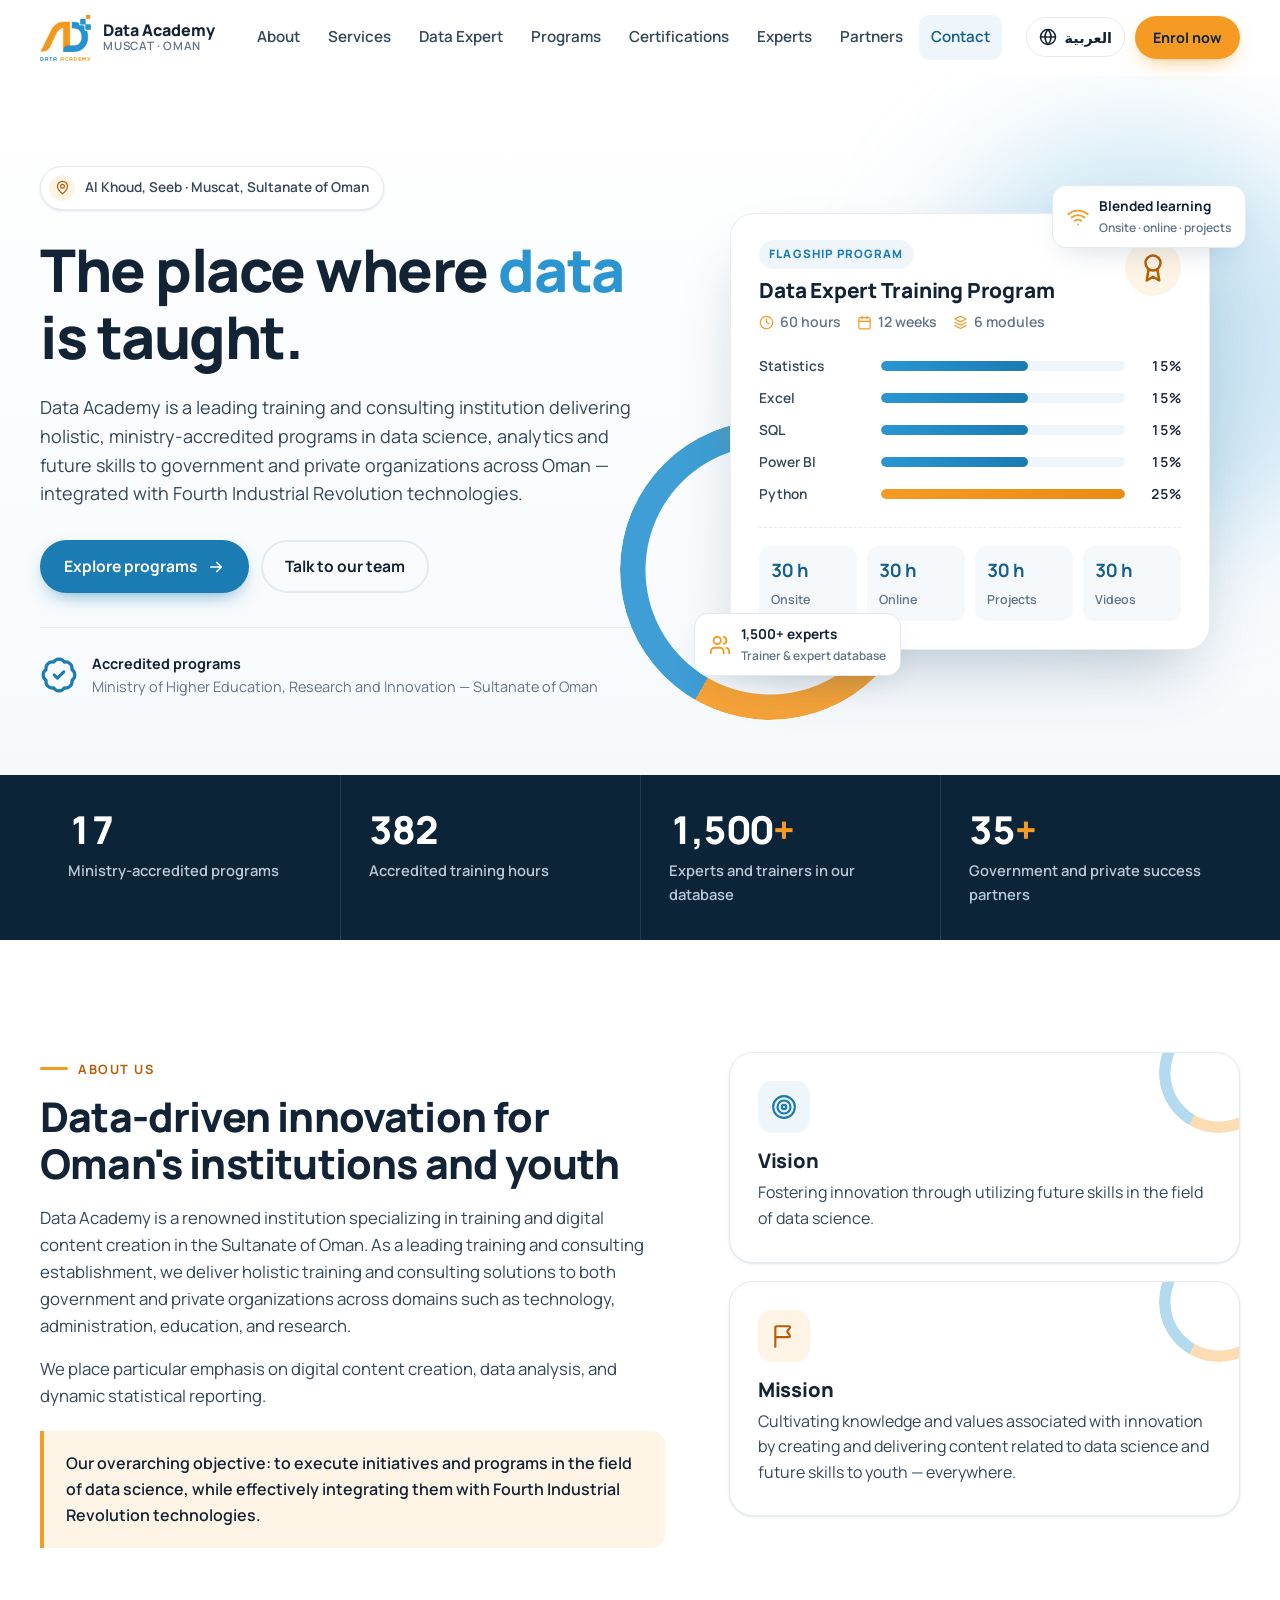
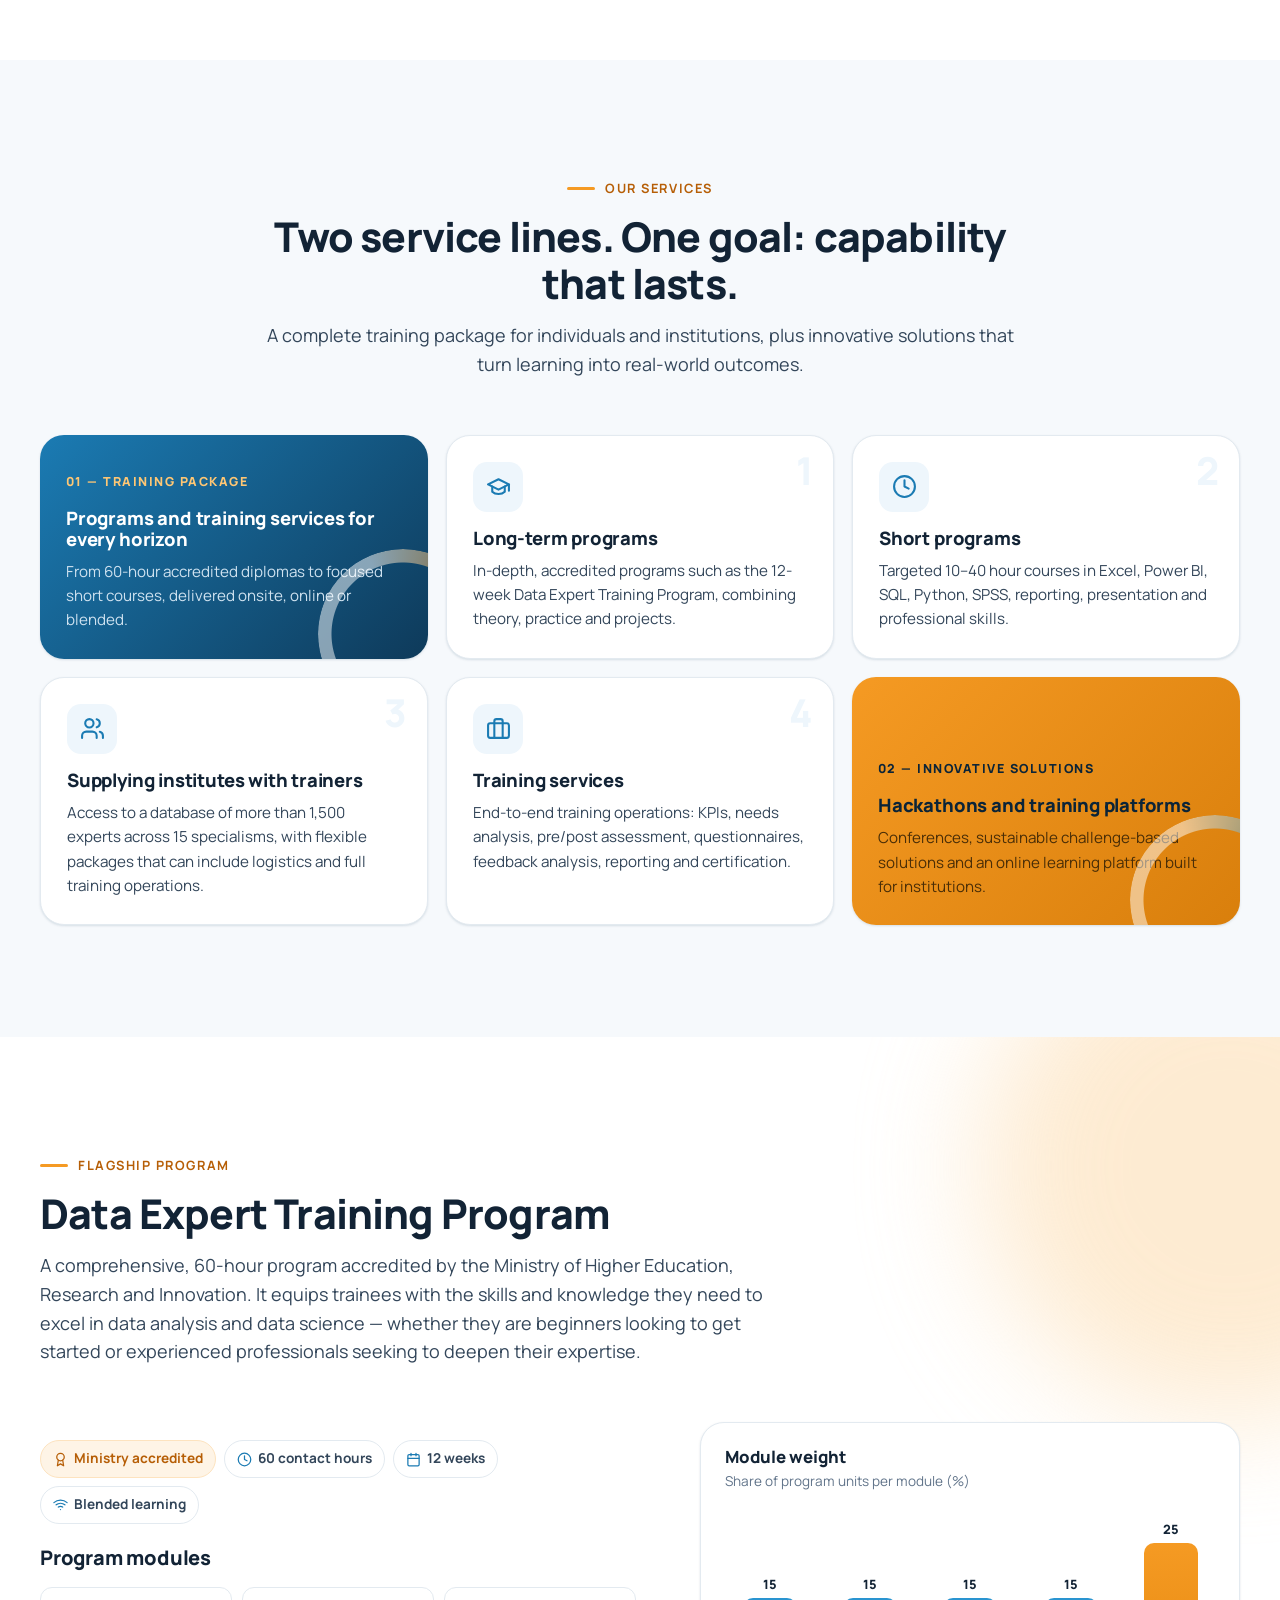
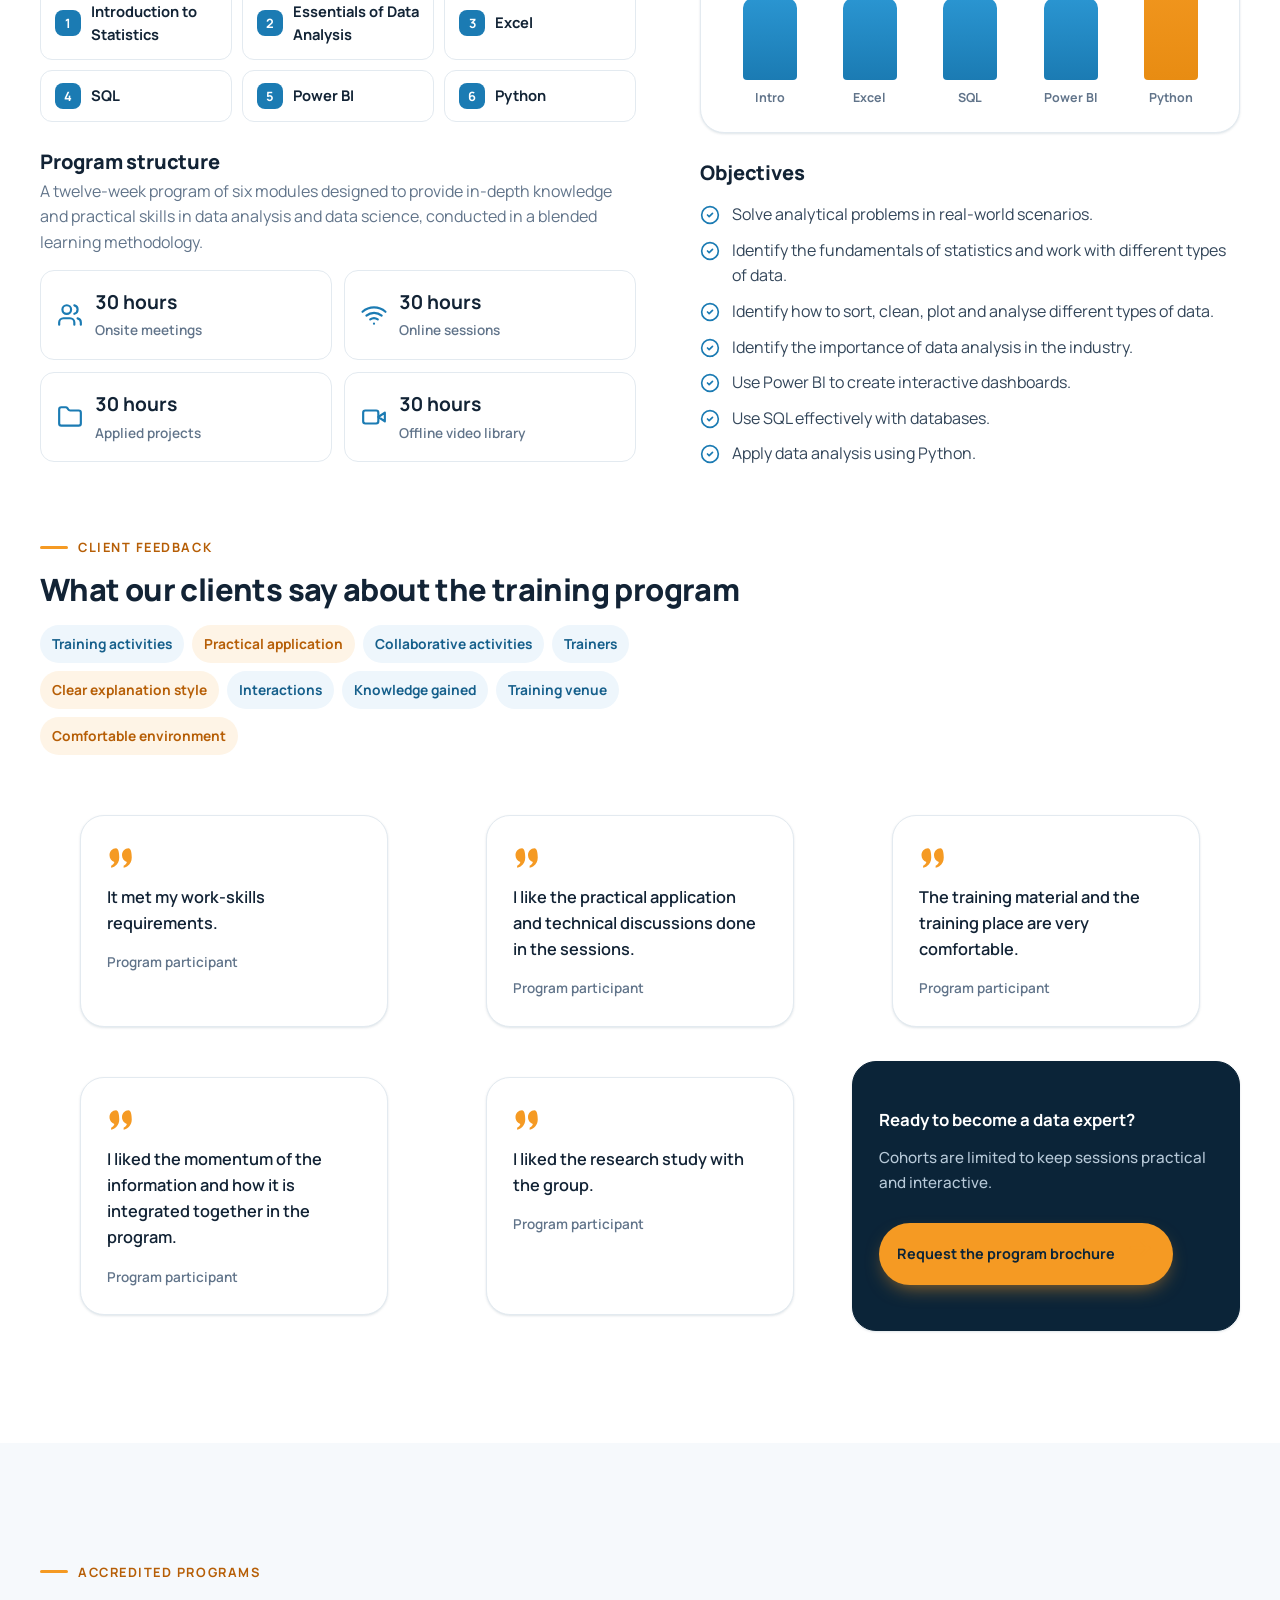
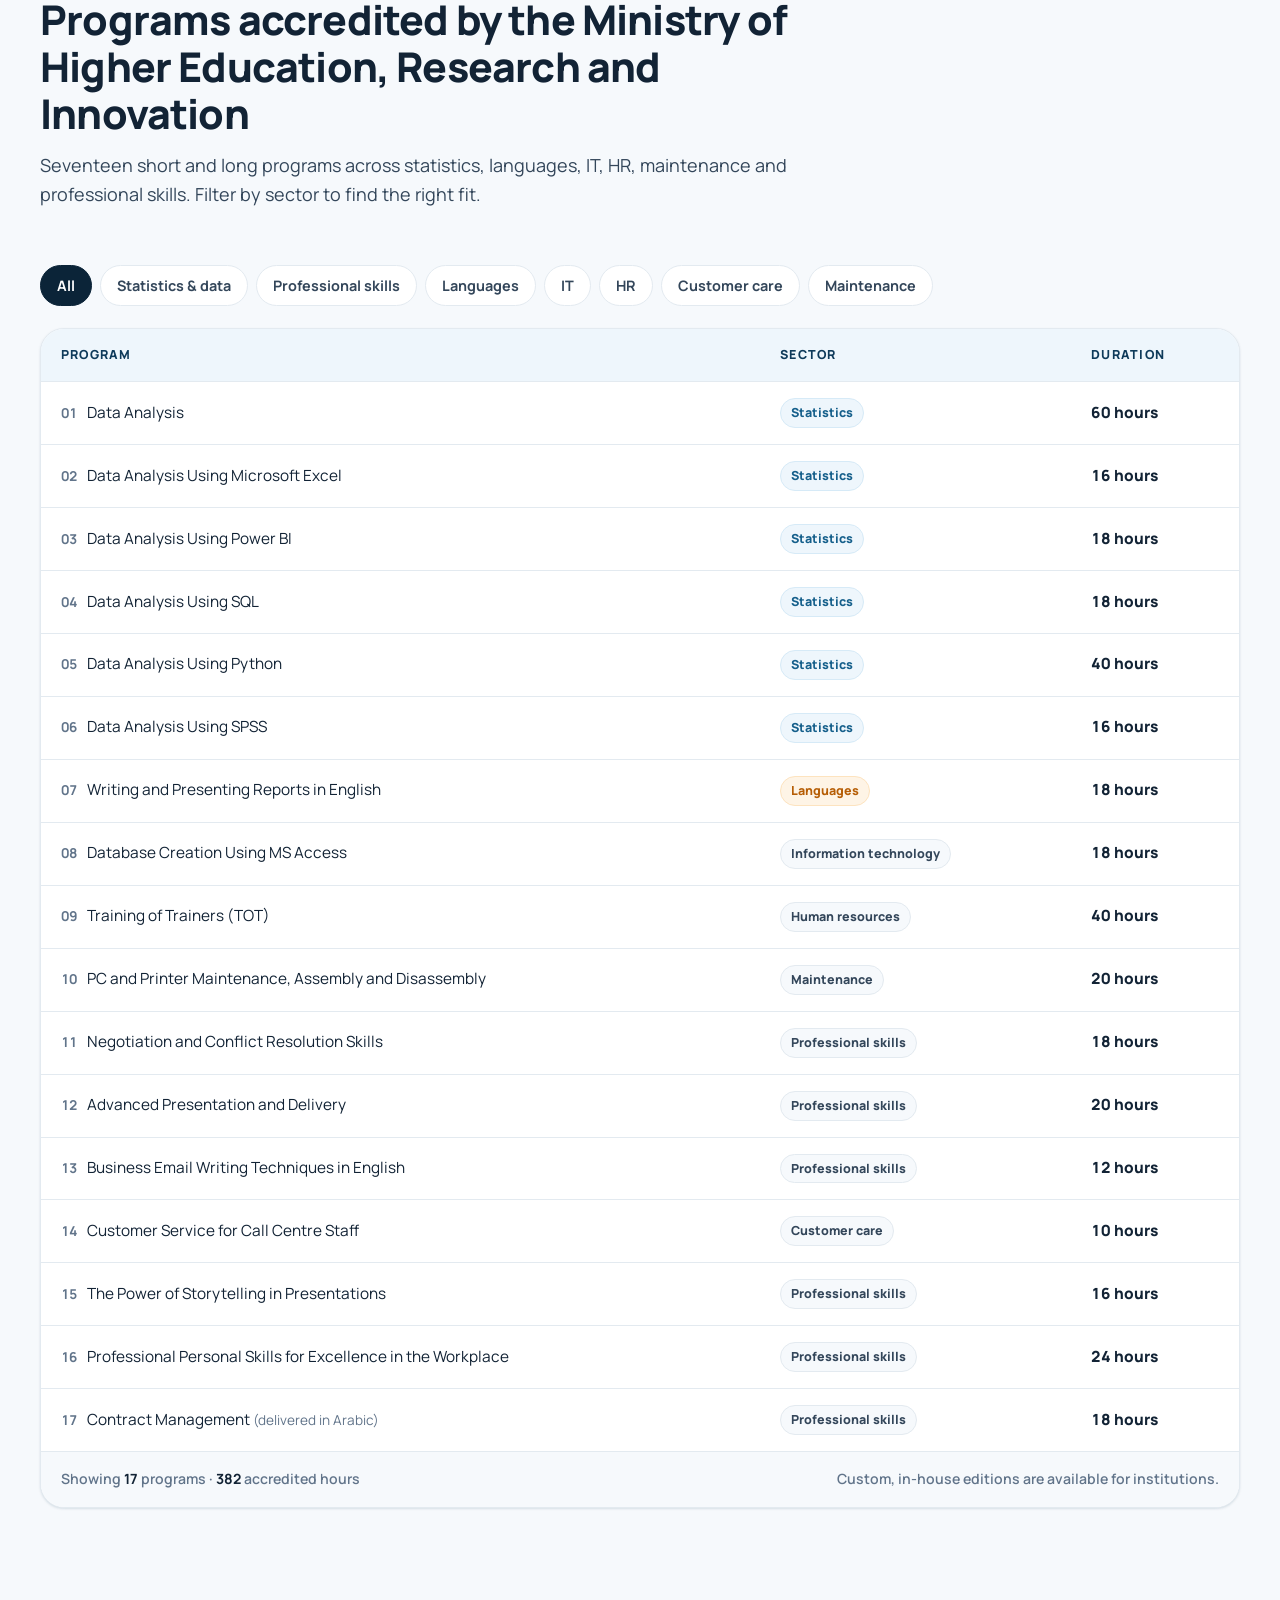
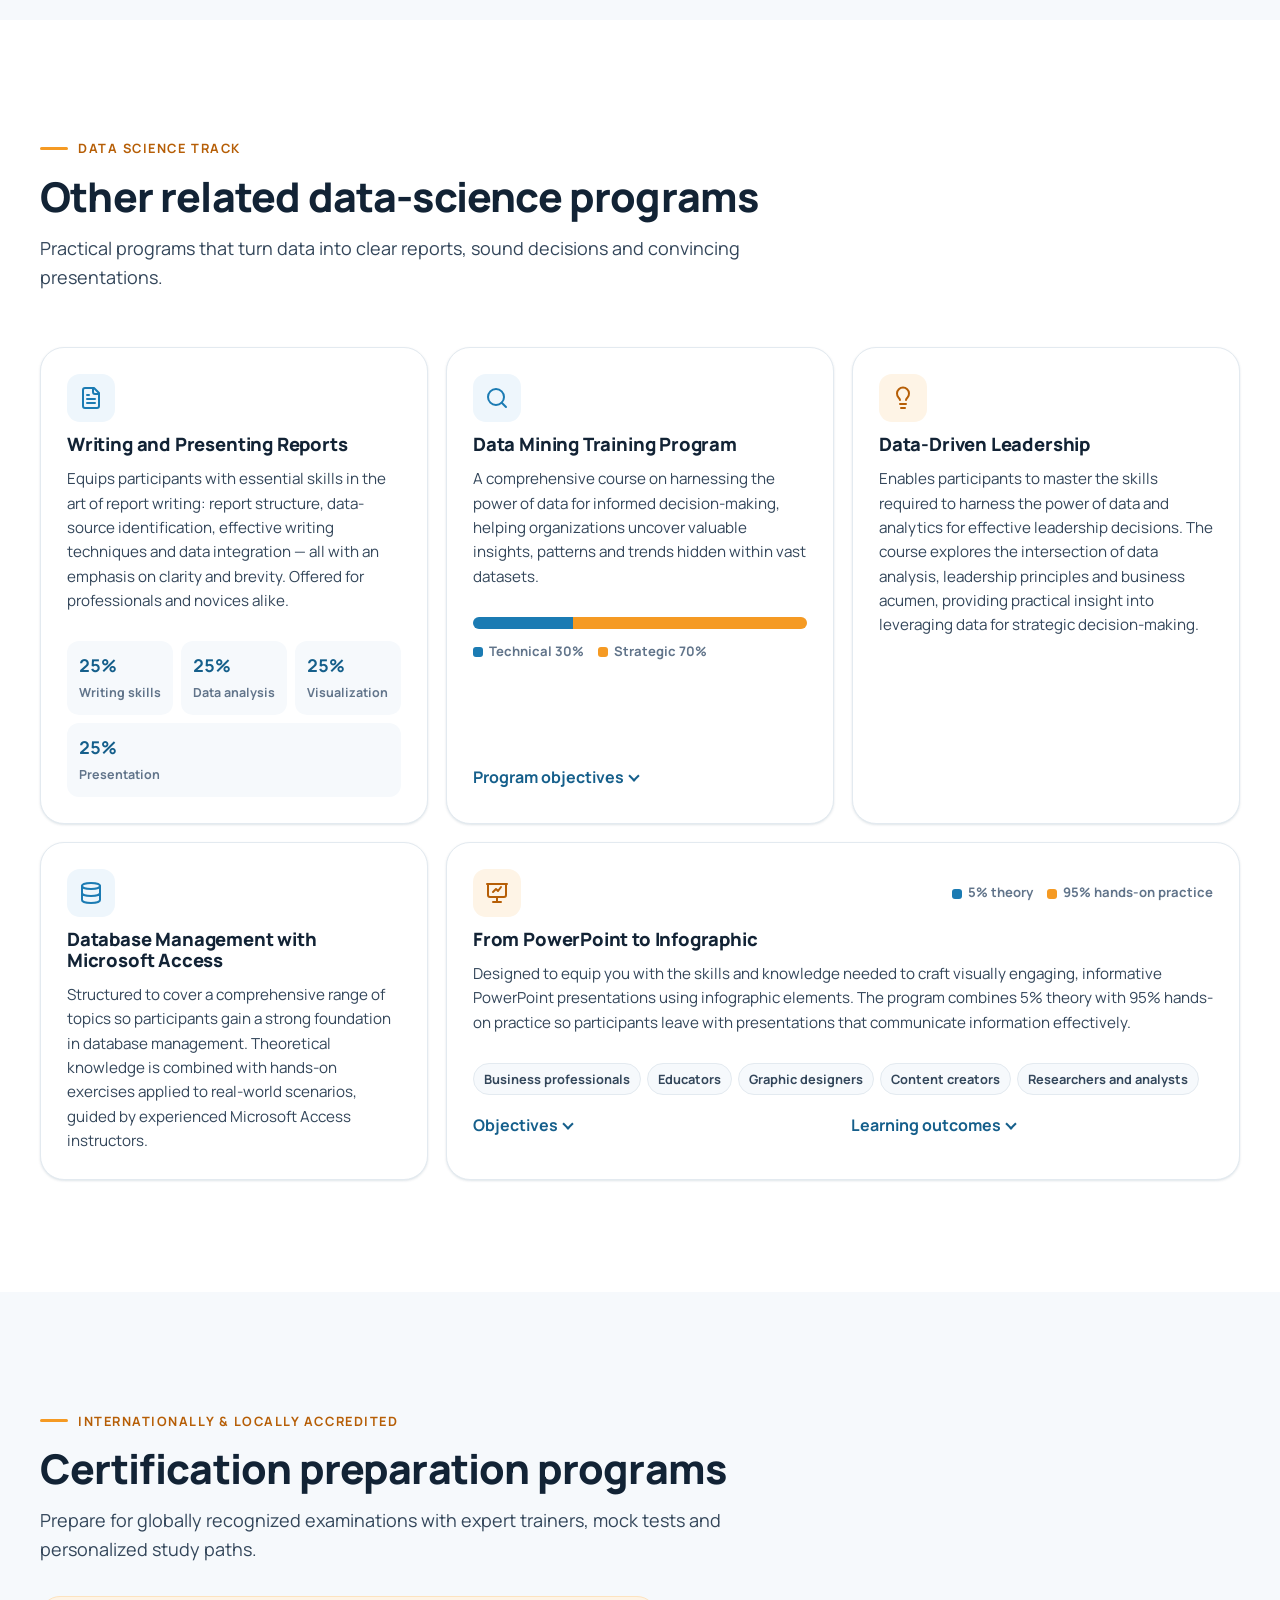
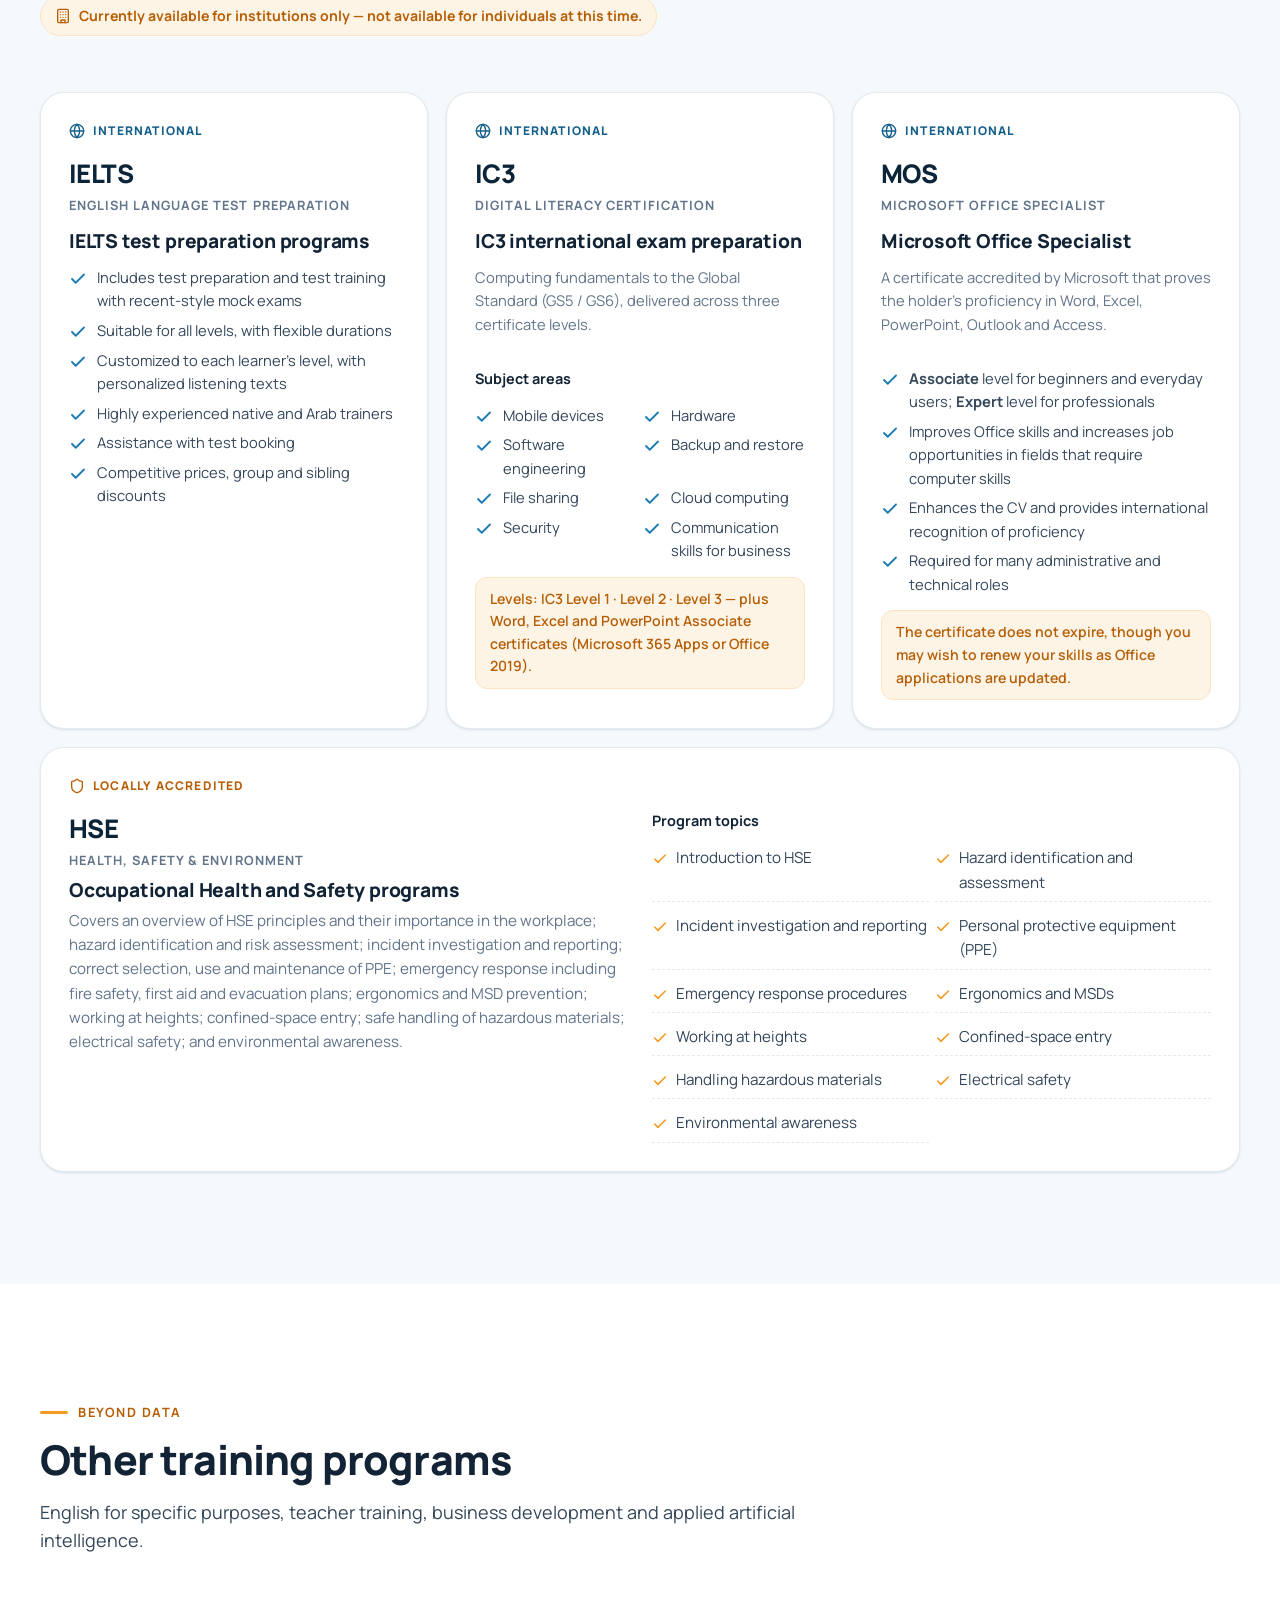
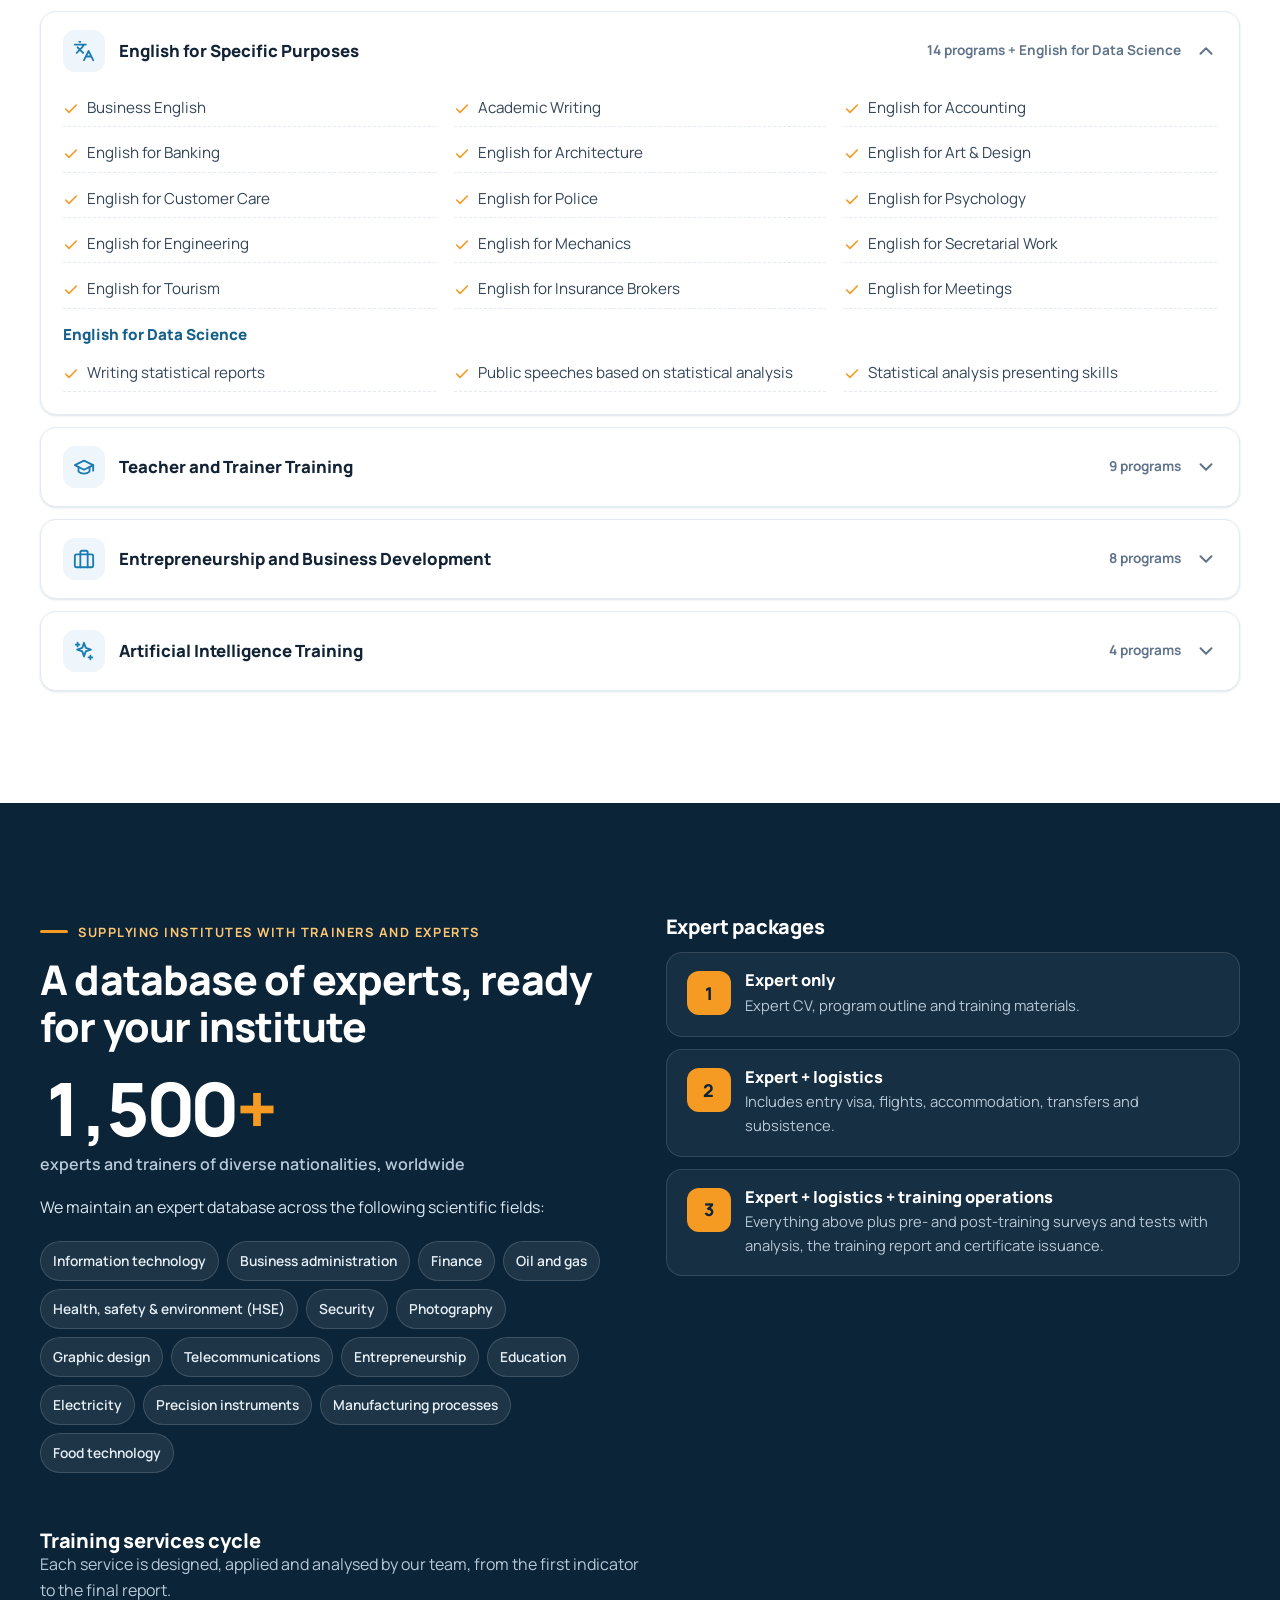
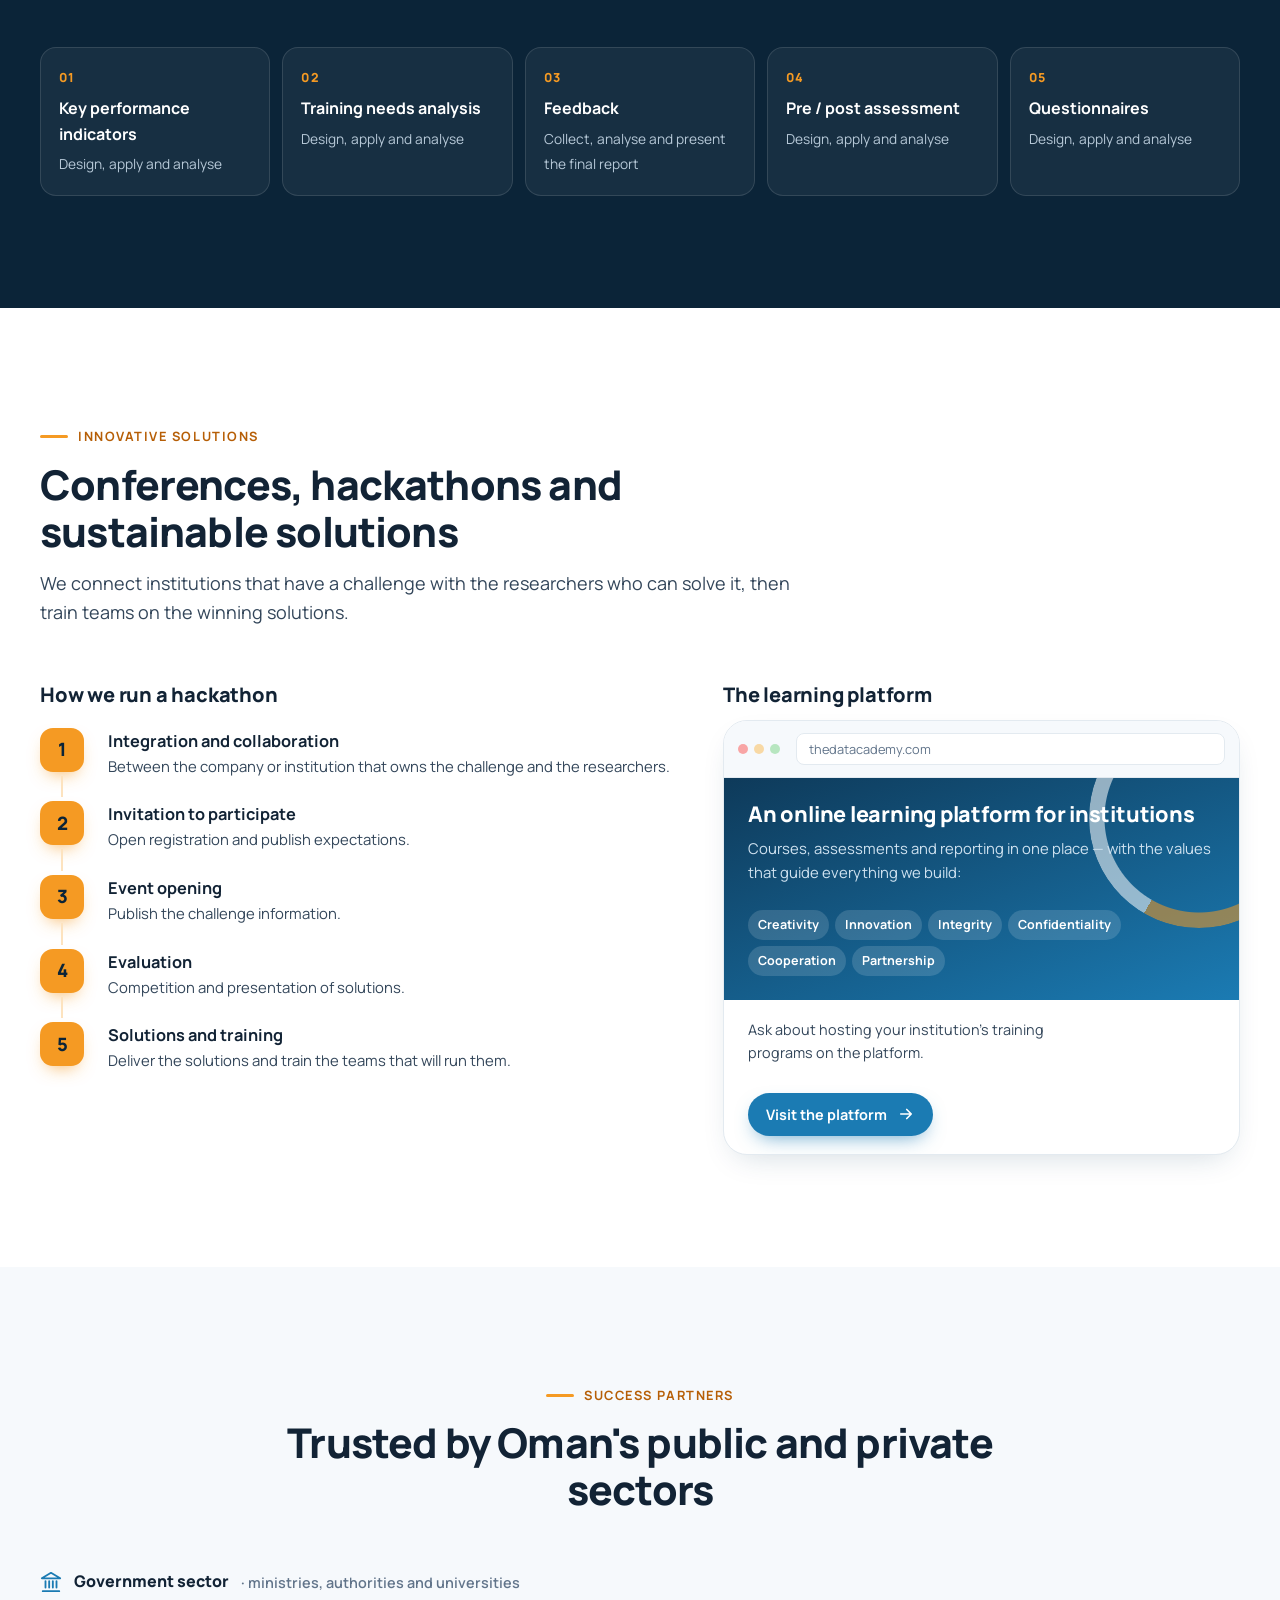
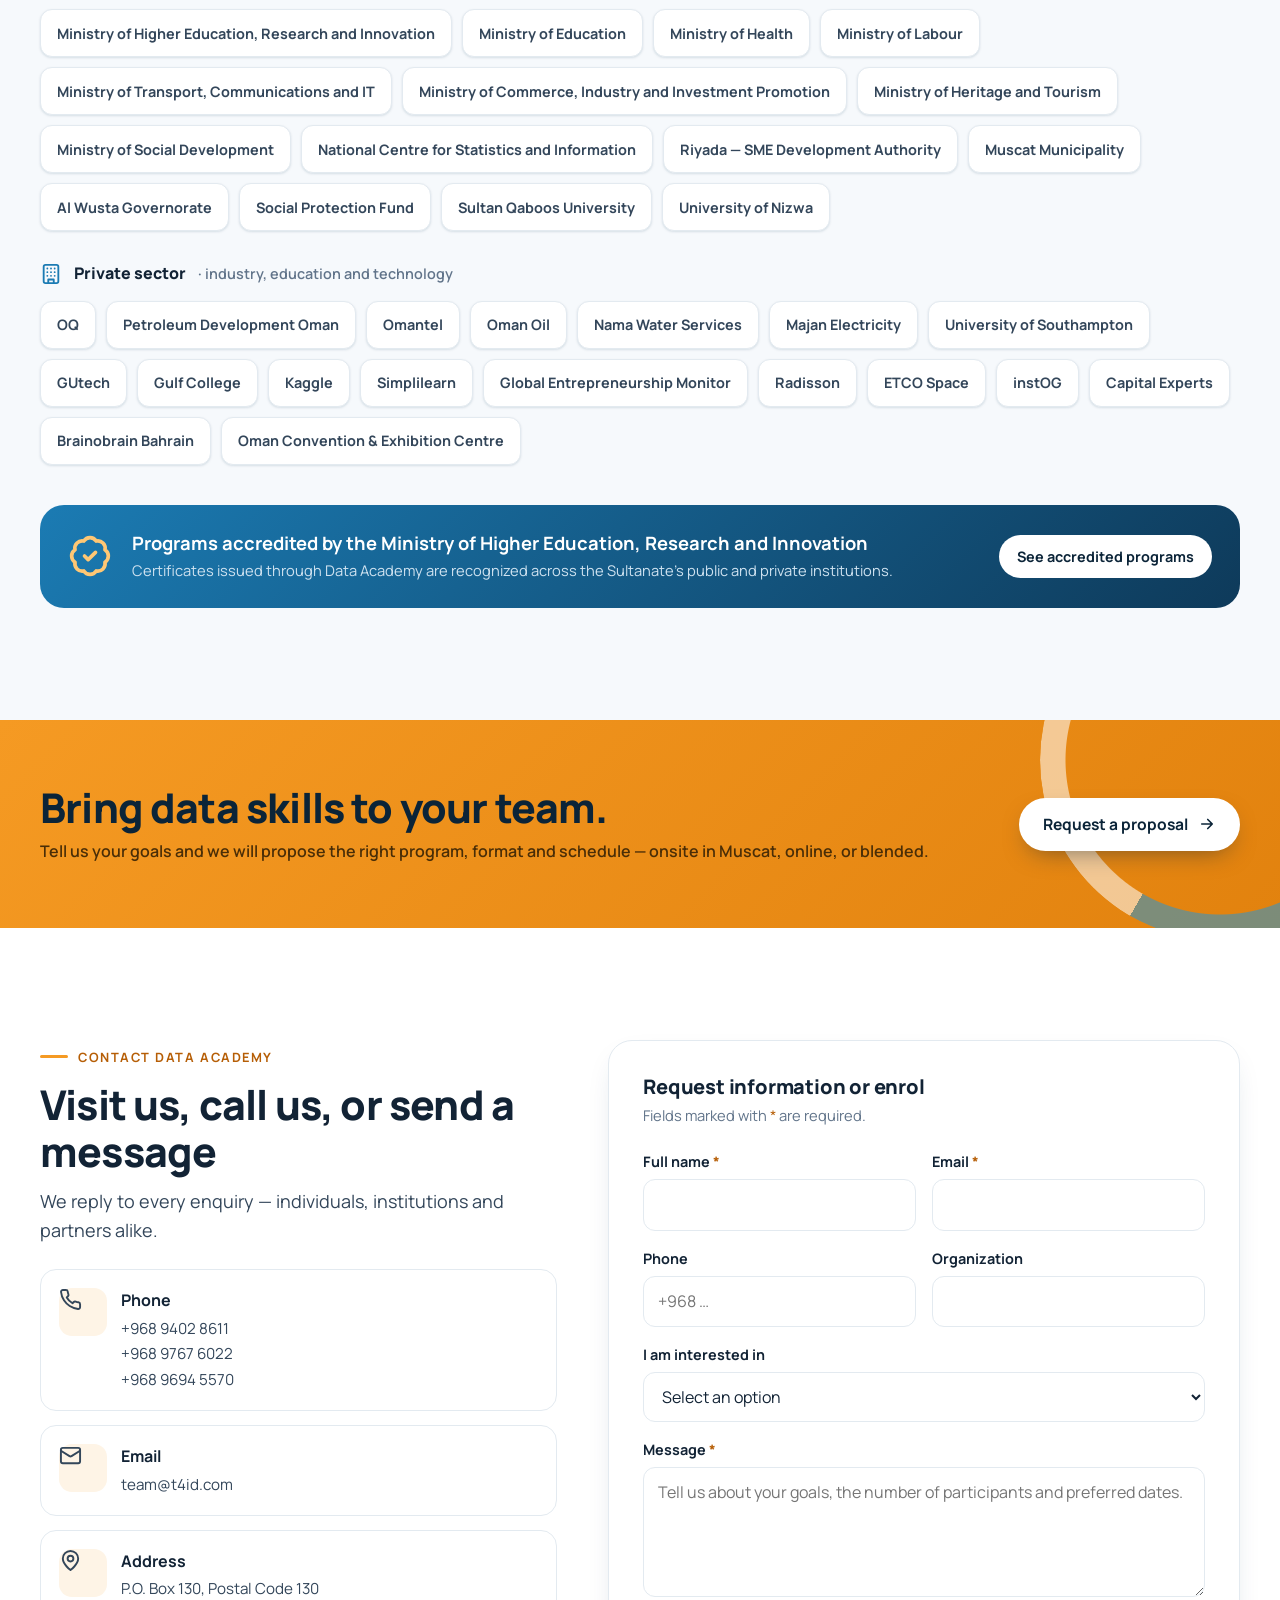
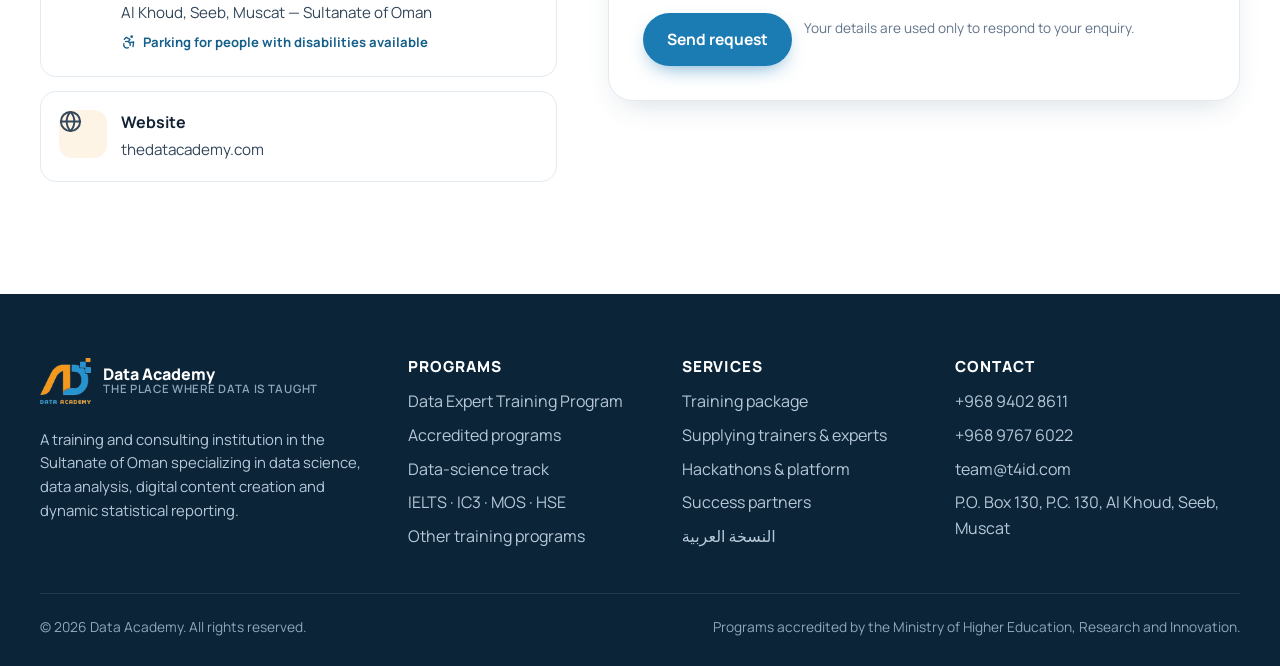
<file: index.html>
<!DOCTYPE html>
<html lang="en" dir="ltr">
<head>
  <meta charset="UTF-8">
  <meta name="viewport" content="width=device-width, initial-scale=1">
  <title>Data Academy | The Place Where Data Is Taught — Muscat, Oman</title>
  <meta name="description" content="Data Academy is a leading training and consulting institution in the Sultanate of Oman offering ministry-accredited data analysis, data science, language, and professional programs, plus IELTS, IC3 and Microsoft Office Specialist preparation.">
  <link rel="canonical" href="https://thedatacademy.com/">
  <link rel="alternate" hreflang="en" href="https://thedatacademy.com/">
  <link rel="alternate" hreflang="ar" href="https://thedatacademy.com/ar/">
  <link rel="alternate" hreflang="x-default" href="https://thedatacademy.com/">
  <meta property="og:type" content="website">
  <meta property="og:title" content="Data Academy — The Place Where Data Is Taught">
  <meta property="og:description" content="Ministry-accredited data analysis and data science training, international certification preparation, expert supply and innovative learning solutions in Oman.">
  <meta property="og:image" content="https://thedatacademy.com/assets/img/logo.png">
  <meta property="og:locale" content="en_US">
  <meta property="og:locale:alternate" content="ar_OM">
  <meta name="theme-color" content="#2a95d1">
  <link rel="icon" type="image/png" href="assets/img/logo.png">
  <link rel="preconnect" href="https://fonts.googleapis.com">
  <link rel="preconnect" href="https://fonts.gstatic.com" crossorigin>
  <link href="https://fonts.googleapis.com/css2?family=Manrope:wght@400;500;600;700;800&display=swap" rel="stylesheet">
  <link rel="stylesheet" href="assets/css/style.css?v=20260913">
  <script type="application/ld+json">
  {
    "@context": "https://schema.org",
    "@type": "EducationalOrganization",
    "name": "Data Academy",
    "url": "https://thedatacademy.com/",
    "logo": "https://thedatacademy.com/assets/img/logo.png",
    "email": "team@t4id.com",
    "telephone": "+968 94028611",
    "address": {
      "@type": "PostalAddress",
      "postOfficeBoxNumber": "130",
      "postalCode": "130",
      "addressLocality": "Al Khoud, Seeb, Muscat",
      "addressCountry": "OM"
    },
    "description": "Training and consulting institution specializing in data science, data analysis, digital content creation and dynamic statistical reporting in the Sultanate of Oman."
  }
  </script>
</head>
<body>
<a class="skip-link" href="#main">Skip to main content</a>

<!-- ============ SVG icon sprite ============ -->
<svg width="0" height="0" style="position:absolute" aria-hidden="true" focusable="false">
  <symbol id="i-arrow" viewBox="0 0 24 24" fill="none" stroke="currentColor" stroke-width="2.2" stroke-linecap="round" stroke-linejoin="round"><path d="M5 12h14M13 6l6 6-6 6"/></symbol>
  <symbol id="i-check" viewBox="0 0 24 24" fill="none" stroke="currentColor" stroke-width="2.4" stroke-linecap="round" stroke-linejoin="round"><path d="M20 6 9 17l-5-5"/></symbol>
  <symbol id="i-check-circle" viewBox="0 0 24 24" fill="none" stroke="currentColor" stroke-width="2" stroke-linecap="round" stroke-linejoin="round"><circle cx="12" cy="12" r="10"/><path d="m9 12 2 2 4-4"/></symbol>
  <symbol id="i-award" viewBox="0 0 24 24" fill="none" stroke="currentColor" stroke-width="2" stroke-linecap="round" stroke-linejoin="round"><circle cx="12" cy="8" r="6"/><path d="M15.5 13 17 22l-5-3-5 3 1.5-9"/></symbol>
  <symbol id="i-badge" viewBox="0 0 24 24" fill="none" stroke="currentColor" stroke-width="2" stroke-linecap="round" stroke-linejoin="round"><path d="M3.85 8.62a4 4 0 0 1 4.78-4.77 4 4 0 0 1 6.74 0 4 4 0 0 1 4.78 4.78 4 4 0 0 1 0 6.74 4 4 0 0 1-4.77 4.78 4 4 0 0 1-6.75 0 4 4 0 0 1-4.78-4.77 4 4 0 0 1 0-6.76Z"/><path d="m9 12 2 2 4-4"/></symbol>
  <symbol id="i-target" viewBox="0 0 24 24" fill="none" stroke="currentColor" stroke-width="2" stroke-linecap="round" stroke-linejoin="round"><circle cx="12" cy="12" r="10"/><circle cx="12" cy="12" r="6"/><circle cx="12" cy="12" r="2"/></symbol>
  <symbol id="i-flag" viewBox="0 0 24 24" fill="none" stroke="currentColor" stroke-width="2" stroke-linecap="round" stroke-linejoin="round"><path d="M4 22V4a1 1 0 0 1 1-1h11.5a1 1 0 0 1 .8 1.6L15 8l2.3 3.4a1 1 0 0 1-.8 1.6H4"/></symbol>
  <symbol id="i-cap" viewBox="0 0 24 24" fill="none" stroke="currentColor" stroke-width="2" stroke-linecap="round" stroke-linejoin="round"><path d="M22 10 12 5 2 10l10 5 10-5Z"/><path d="M6 12v5c3 3 9 3 12 0v-5"/><path d="M22 10v6"/></symbol>
  <symbol id="i-clock" viewBox="0 0 24 24" fill="none" stroke="currentColor" stroke-width="2" stroke-linecap="round" stroke-linejoin="round"><circle cx="12" cy="12" r="10"/><path d="M12 6v6l4 2"/></symbol>
  <symbol id="i-users" viewBox="0 0 24 24" fill="none" stroke="currentColor" stroke-width="2" stroke-linecap="round" stroke-linejoin="round"><path d="M16 21v-2a4 4 0 0 0-4-4H6a4 4 0 0 0-4 4v2"/><circle cx="9" cy="7" r="4"/><path d="M22 21v-2a4 4 0 0 0-3-3.87M16 3.13a4 4 0 0 1 0 7.75"/></symbol>
  <symbol id="i-layers" viewBox="0 0 24 24" fill="none" stroke="currentColor" stroke-width="2" stroke-linecap="round" stroke-linejoin="round"><path d="m12 2 9 4.5-9 4.5-9-4.5L12 2Z"/><path d="m3 12 9 4.5 9-4.5"/><path d="m3 17 9 4.5 9-4.5"/></symbol>
  <symbol id="i-trophy" viewBox="0 0 24 24" fill="none" stroke="currentColor" stroke-width="2" stroke-linecap="round" stroke-linejoin="round"><path d="M6 9H4.5a2.5 2.5 0 0 1 0-5H6"/><path d="M18 9h1.5a2.5 2.5 0 0 0 0-5H18"/><path d="M4 22h16"/><path d="M10 14.66V17c0 .55-.47.98-.97 1.21C7.85 18.75 7 20.24 7 22"/><path d="M14 14.66V17c0 .55.47.98.97 1.21C16.15 18.75 17 20.24 17 22"/><path d="M18 2H6v7a6 6 0 0 0 12 0V2Z"/></symbol>
  <symbol id="i-monitor" viewBox="0 0 24 24" fill="none" stroke="currentColor" stroke-width="2" stroke-linecap="round" stroke-linejoin="round"><rect x="2" y="3" width="20" height="14" rx="2"/><path d="M8 21h8M12 17v4"/></symbol>
  <symbol id="i-quote" viewBox="0 0 24 24" fill="currentColor"><path d="M7.2 5C4.3 5 2 7.5 2 10.6c0 2.5 1.6 4.6 3.9 5.3-.4 1.4-1.3 2.4-2.6 3v1.6c3.7-.6 6.5-3.8 6.5-8.1C9.8 8 9 5 7.2 5Zm10 0C14.3 5 12 7.5 12 10.6c0 2.5 1.6 4.6 3.9 5.3-.4 1.4-1.3 2.4-2.6 3v1.6c3.7-.6 6.5-3.8 6.5-8.1C19.8 8 19 5 17.2 5Z"/></symbol>
  <symbol id="i-calendar" viewBox="0 0 24 24" fill="none" stroke="currentColor" stroke-width="2" stroke-linecap="round" stroke-linejoin="round"><rect x="3" y="4" width="18" height="18" rx="2"/><path d="M16 2v4M8 2v4M3 10h18"/></symbol>
  <symbol id="i-video" viewBox="0 0 24 24" fill="none" stroke="currentColor" stroke-width="2" stroke-linecap="round" stroke-linejoin="round"><path d="m22 8-6 4 6 4V8Z"/><rect x="2" y="6" width="14" height="12" rx="2"/></symbol>
  <symbol id="i-folder" viewBox="0 0 24 24" fill="none" stroke="currentColor" stroke-width="2" stroke-linecap="round" stroke-linejoin="round"><path d="M20 20a2 2 0 0 0 2-2V8a2 2 0 0 0-2-2h-7.9a2 2 0 0 1-1.69-.9L9.6 3.9A2 2 0 0 0 7.93 3H4a2 2 0 0 0-2 2v13a2 2 0 0 0 2 2Z"/></symbol>
  <symbol id="i-wifi" viewBox="0 0 24 24" fill="none" stroke="currentColor" stroke-width="2" stroke-linecap="round" stroke-linejoin="round"><path d="M5 12.55a11 11 0 0 1 14.08 0"/><path d="M1.42 9a16 16 0 0 1 21.16 0"/><path d="M8.53 16.11a6 6 0 0 1 6.95 0"/><path d="M12 20h.01"/></symbol>
  <symbol id="i-building" viewBox="0 0 24 24" fill="none" stroke="currentColor" stroke-width="2" stroke-linecap="round" stroke-linejoin="round"><rect x="4" y="2" width="16" height="20" rx="2"/><path d="M9 22v-4h6v4M8 6h.01M16 6h.01M12 6h.01M12 10h.01M12 14h.01M16 10h.01M16 14h.01M8 10h.01M8 14h.01"/></symbol>
  <symbol id="i-globe" viewBox="0 0 24 24" fill="none" stroke="currentColor" stroke-width="2" stroke-linecap="round" stroke-linejoin="round"><circle cx="12" cy="12" r="10"/><path d="M12 2a14.5 14.5 0 0 0 0 20 14.5 14.5 0 0 0 0-20M2 12h20"/></symbol>
  <symbol id="i-phone" viewBox="0 0 24 24" fill="none" stroke="currentColor" stroke-width="2" stroke-linecap="round" stroke-linejoin="round"><path d="M22 16.92v3a2 2 0 0 1-2.18 2 19.79 19.79 0 0 1-8.63-3.07 19.5 19.5 0 0 1-6-6 19.79 19.79 0 0 1-3.07-8.67A2 2 0 0 1 4.11 2h3a2 2 0 0 1 2 1.72c.13.96.36 1.9.7 2.81a2 2 0 0 1-.45 2.11L8.09 9.91a16 16 0 0 0 6 6l1.27-1.27a2 2 0 0 1 2.11-.45c.91.34 1.85.57 2.81.7A2 2 0 0 1 22 16.92Z"/></symbol>
  <symbol id="i-mail" viewBox="0 0 24 24" fill="none" stroke="currentColor" stroke-width="2" stroke-linecap="round" stroke-linejoin="round"><rect x="2" y="4" width="20" height="16" rx="2"/><path d="m22 7-8.97 5.7a1.94 1.94 0 0 1-2.06 0L2 7"/></symbol>
  <symbol id="i-pin" viewBox="0 0 24 24" fill="none" stroke="currentColor" stroke-width="2" stroke-linecap="round" stroke-linejoin="round"><path d="M20 10c0 6-8 12-8 12s-8-6-8-12a8 8 0 0 1 16 0Z"/><circle cx="12" cy="10" r="3"/></symbol>
  <symbol id="i-access" viewBox="0 0 24 24" fill="none" stroke="currentColor" stroke-width="2" stroke-linecap="round" stroke-linejoin="round"><circle cx="16" cy="4" r="1"/><path d="m18 19 1-7-6 1"/><path d="m5 8 3-3 5.5 3-2.36 3.5"/><path d="M4.24 14.5a5 5 0 0 0 6.88 6"/><path d="M13.76 17.5a5 5 0 0 0-6.88-6"/></symbol>
  <symbol id="i-chev" viewBox="0 0 24 24" fill="none" stroke="currentColor" stroke-width="2.2" stroke-linecap="round" stroke-linejoin="round"><path d="m6 9 6 6 6-6"/></symbol>
  <symbol id="i-book" viewBox="0 0 24 24" fill="none" stroke="currentColor" stroke-width="2" stroke-linecap="round" stroke-linejoin="round"><path d="M4 19.5v-15A2.5 2.5 0 0 1 6.5 2H20v20H6.5a2.5 2.5 0 0 1 0-5H20"/></symbol>
  <symbol id="i-lang" viewBox="0 0 24 24" fill="none" stroke="currentColor" stroke-width="2" stroke-linecap="round" stroke-linejoin="round"><path d="m5 8 6 6M4 14l6-6 2-3M2 5h12M7 2h1M22 22l-5-10-5 10M14 18h6"/></symbol>
  <symbol id="i-present" viewBox="0 0 24 24" fill="none" stroke="currentColor" stroke-width="2" stroke-linecap="round" stroke-linejoin="round"><path d="M2 3h20M21 3v11a2 2 0 0 1-2 2H5a2 2 0 0 1-2-2V3M12 16v5M8 21h8M8 11l3-3 2 2 3-4"/></symbol>
  <symbol id="i-shield" viewBox="0 0 24 24" fill="none" stroke="currentColor" stroke-width="2" stroke-linecap="round" stroke-linejoin="round"><path d="M20 13c0 5-3.5 7.5-7.66 8.95a1 1 0 0 1-.67-.01C7.5 20.5 4 18 4 13V6a1 1 0 0 1 1-1c2 0 4.5-1.2 6.24-2.72a1.17 1.17 0 0 1 1.52 0C14.51 3.81 17 5 19 5a1 1 0 0 1 1 1Z"/></symbol>
  <symbol id="i-db" viewBox="0 0 24 24" fill="none" stroke="currentColor" stroke-width="2" stroke-linecap="round" stroke-linejoin="round"><ellipse cx="12" cy="5" rx="9" ry="3"/><path d="M3 5v14a9 3 0 0 0 18 0V5M3 12a9 3 0 0 0 18 0"/></symbol>
  <symbol id="i-chart" viewBox="0 0 24 24" fill="none" stroke="currentColor" stroke-width="2" stroke-linecap="round" stroke-linejoin="round"><path d="M3 3v16a2 2 0 0 0 2 2h16"/><path d="M7 16v-5M12 16V8M17 16v-3"/></symbol>
  <symbol id="i-sparkles" viewBox="0 0 24 24" fill="none" stroke="currentColor" stroke-width="2" stroke-linecap="round" stroke-linejoin="round"><path d="m12 3 1.9 5.6L19.5 10.5l-5.6 1.9L12 18l-1.9-5.6L4.5 10.5l5.6-1.9L12 3Z"/><path d="M5 3v4M3 5h4M19 17v4M17 19h4"/></symbol>
  <symbol id="i-file" viewBox="0 0 24 24" fill="none" stroke="currentColor" stroke-width="2" stroke-linecap="round" stroke-linejoin="round"><path d="M15 2H6a2 2 0 0 0-2 2v16a2 2 0 0 0 2 2h12a2 2 0 0 0 2-2V7Z"/><path d="M14 2v4a2 2 0 0 0 2 2h4M10 9H8M16 13H8M16 17H8"/></symbol>
  <symbol id="i-search" viewBox="0 0 24 24" fill="none" stroke="currentColor" stroke-width="2" stroke-linecap="round" stroke-linejoin="round"><circle cx="11" cy="11" r="8"/><path d="m21 21-4.3-4.3"/></symbol>
  <symbol id="i-bulb" viewBox="0 0 24 24" fill="none" stroke="currentColor" stroke-width="2" stroke-linecap="round" stroke-linejoin="round"><path d="M15 14c.2-1 .7-1.7 1.5-2.5A6 6 0 1 0 7.5 11.5c.8.8 1.3 1.5 1.5 2.5"/><path d="M9 18h6M10 22h4"/></symbol>
  <symbol id="i-pie" viewBox="0 0 24 24" fill="none" stroke="currentColor" stroke-width="2" stroke-linecap="round" stroke-linejoin="round"><path d="M21.21 15.89A10 10 0 1 1 8 2.83"/><path d="M22 12A10 10 0 0 0 12 2v10Z"/></symbol>
  <symbol id="i-briefcase" viewBox="0 0 24 24" fill="none" stroke="currentColor" stroke-width="2" stroke-linecap="round" stroke-linejoin="round"><rect x="2" y="7" width="20" height="14" rx="2"/><path d="M16 21V5a2 2 0 0 0-2-2h-4a2 2 0 0 0-2 2v16"/></symbol>
  <symbol id="i-menu" viewBox="0 0 24 24" fill="none" stroke="currentColor" stroke-width="2.2" stroke-linecap="round"><path d="M4 7h16M4 12h16M4 17h16"/></symbol>
  <symbol id="i-x" viewBox="0 0 24 24" fill="none" stroke="currentColor" stroke-width="2.2" stroke-linecap="round"><path d="M6 6l12 12M18 6 6 18"/></symbol>
  <symbol id="i-landmark" viewBox="0 0 24 24" fill="none" stroke="currentColor" stroke-width="2" stroke-linecap="round" stroke-linejoin="round"><path d="M3 22h18M6 18v-7M10 18v-7M14 18v-7M18 18v-7M12 2 2 8h20L12 2Z"/></symbol>
</svg>

<!-- ============ Header ============ -->
<header class="header">
  <div class="container header__inner">
    <a class="brand" href="#top" aria-label="Data Academy — home">
      <img src="assets/img/logo.png" alt="" width="60" height="54">
      <span class="brand__text">Data Academy<small>Muscat · Oman</small></span>
    </a>

    <nav class="nav" id="nav" aria-label="Primary">
      <a href="#about">About</a>
      <a href="#services">Services</a>
      <a href="#flagship">Data Expert</a>
      <a href="#programs">Programs</a>
      <a href="#certifications">Certifications</a>
      <a href="#experts">Experts</a>
      <a href="#partners">Partners</a>
      <a href="#contact">Contact</a>
      <a class="btn btn--accent btn--sm nav__cta" href="#contact">Enrol now</a>
    </nav>

    <div class="header__actions">
      <a class="lang-switch" href="ar/" lang="ar" hreflang="ar" title="النسخة العربية">
        <svg aria-hidden="true"><use href="#i-globe"/></svg><span class="ar">العربية</span>
      </a>
      <a class="btn btn--accent btn--sm" href="#contact">Enrol now</a>
      <button class="nav-toggle" type="button" aria-expanded="false" aria-controls="nav" aria-label="Open menu">
        <svg class="icon-menu" aria-hidden="true"><use href="#i-menu"/></svg>
        <svg class="icon-close" aria-hidden="true"><use href="#i-x"/></svg>
      </button>
    </div>
  </div>
</header>

<main id="main">
<!-- ============ Hero ============ -->
<section class="hero" id="top">
  <div class="container hero__grid">
    <div>
      <span class="hero__badge reveal">
        <span class="dot"><svg aria-hidden="true"><use href="#i-pin"/></svg></span>
        Al Khoud, Seeb · Muscat, Sultanate of Oman
      </span>
      <h1 class="reveal" data-delay="1">The place where <span class="accent">data</span> is taught.</h1>
      <p class="lead reveal" data-delay="2">Data Academy is a leading training and consulting institution delivering holistic, ministry-accredited programs in data science, analytics and future skills to government and private organizations across Oman — integrated with Fourth Industrial Revolution technologies.</p>
      <div class="hero__cta reveal" data-delay="3">
        <a class="btn btn--primary" href="#programs">Explore programs <svg class="icon-arrow" aria-hidden="true"><use href="#i-arrow"/></svg></a>
        <a class="btn btn--ghost" href="#contact">Talk to our team</a>
      </div>
      <div class="hero__trust reveal" data-delay="3">
        <svg aria-hidden="true"><use href="#i-badge"/></svg>
        <div><strong>Accredited programs</strong>Ministry of Higher Education, Research and Innovation — Sultanate of Oman</div>
      </div>
    </div>

    <div class="hero__visual reveal" data-delay="2">
      <span class="ring" aria-hidden="true"></span>
      <span class="blob" aria-hidden="true"></span>
      <article class="hero-card" aria-label="Data Expert Training Program summary">
        <div class="hero-card__head">
          <div>
            <span class="hero-card__tag">Flagship program</span>
            <h3>Data Expert Training Program</h3>
            <div class="hero-card__meta">
              <span><svg aria-hidden="true"><use href="#i-clock"/></svg>60 hours</span>
              <span><svg aria-hidden="true"><use href="#i-calendar"/></svg>12 weeks</span>
              <span><svg aria-hidden="true"><use href="#i-layers"/></svg>6 modules</span>
            </div>
          </div>
          <span class="hero-card__seal" title="Accredited"><svg aria-hidden="true"><use href="#i-award"/></svg></span>
        </div>
        <div class="bars" role="list" aria-label="Module weight">
          <div class="bar" role="listitem"><span>Statistics</span><span class="bar__track"><span class="bar__fill" data-w="60%"></span></span><span class="bar__val">15%</span></div>
          <div class="bar" role="listitem"><span>Excel</span><span class="bar__track"><span class="bar__fill" data-w="60%"></span></span><span class="bar__val">15%</span></div>
          <div class="bar" role="listitem"><span>SQL</span><span class="bar__track"><span class="bar__fill" data-w="60%"></span></span><span class="bar__val">15%</span></div>
          <div class="bar" role="listitem"><span>Power BI</span><span class="bar__track"><span class="bar__fill" data-w="60%"></span></span><span class="bar__val">15%</span></div>
          <div class="bar" role="listitem"><span>Python</span><span class="bar__track"><span class="bar__fill bar__fill--accent" data-w="100%"></span></span><span class="bar__val">25%</span></div>
        </div>
        <div class="hero-card__foot">
          <div class="mini-stat"><strong>30 h</strong><span>Onsite</span></div>
          <div class="mini-stat"><strong>30 h</strong><span>Online</span></div>
          <div class="mini-stat"><strong>30 h</strong><span>Projects</span></div>
          <div class="mini-stat"><strong>30 h</strong><span>Videos</span></div>
        </div>
      </article>
      <span class="float-badge float-badge--a"><svg aria-hidden="true"><use href="#i-users"/></svg><span>1,500+ experts<small>Trainer &amp; expert database</small></span></span>
      <span class="float-badge float-badge--b"><svg aria-hidden="true"><use href="#i-wifi"/></svg><span>Blended learning<small>Onsite · online · projects</small></span></span>
    </div>
  </div>
</section>

<!-- ============ Stats ============ -->
<section class="stats" aria-label="Key figures">
  <div class="container stats__grid">
    <div class="stat"><strong><span data-count="17">17</span></strong><span>Ministry-accredited programs</span></div>
    <div class="stat"><strong><span data-count="382">382</span></strong><span>Accredited training hours</span></div>
    <div class="stat"><strong><span data-count="1500">1,500</span><span class="suffix">+</span></strong><span>Experts and trainers in our database</span></div>
    <div class="stat"><strong><span data-count="35">35</span><span class="suffix">+</span></strong><span>Government and private success partners</span></div>
  </div>
</section>

<!-- ============ About ============ -->
<section class="section" id="about">
  <div class="container about__grid">
    <div class="about__text reveal">
      <span class="eyebrow">About us</span>
      <h2>Data-driven innovation for Oman's institutions and youth</h2>
      <p style="margin-top:18px">Data Academy is a renowned institution specializing in training and digital content creation in the Sultanate of Oman. As a leading training and consulting establishment, we deliver holistic training and consulting solutions to both government and private organizations across domains such as technology, administration, education, and research.</p>
      <p>We place particular emphasis on digital content creation, data analysis, and dynamic statistical reporting.</p>
      <div class="about__objective">Our overarching objective: to execute initiatives and programs in the field of data science, while effectively integrating them with Fourth Industrial Revolution technologies.</div>
    </div>
    <div class="vm">
      <article class="vm__card reveal" data-delay="1">
        <span class="ring" aria-hidden="true"></span>
        <div class="vm__icon"><svg aria-hidden="true"><use href="#i-target"/></svg></div>
        <h3>Vision</h3>
        <p>Fostering innovation through utilizing future skills in the field of data science.</p>
      </article>
      <article class="vm__card vm__card--accent reveal" data-delay="2">
        <span class="ring" aria-hidden="true"></span>
        <div class="vm__icon"><svg aria-hidden="true"><use href="#i-flag"/></svg></div>
        <h3>Mission</h3>
        <p>Cultivating knowledge and values associated with innovation by creating and delivering content related to data science and future skills to youth — everywhere.</p>
      </article>
    </div>
  </div>
</section>

<!-- ============ Services ============ -->
<section class="section section--tint" id="services">
  <div class="container">
    <div class="section-head section-head--center reveal">
      <span class="eyebrow">Our services</span>
      <h2>Two service lines. One goal: capability that lasts.</h2>
      <p class="lead">A complete training package for individuals and institutions, plus innovative solutions that turn learning into real-world outcomes.</p>
    </div>

    <div class="bento">
      <article class="tile tile--group col-4 reveal">
        <span class="ring" aria-hidden="true"></span>
        <span class="tile__kicker">01 — Training package</span>
        <h3>Programs and training services for every horizon</h3>
        <p>From 60-hour accredited diplomas to focused short courses, delivered onsite, online or blended.</p>
      </article>
      <article class="tile col-4 reveal" data-delay="1">
        <span class="tile__num" aria-hidden="true">1</span>
        <div class="tile__icon"><svg aria-hidden="true"><use href="#i-cap"/></svg></div>
        <h3>Long-term programs</h3>
        <p>In-depth, accredited programs such as the 12-week Data Expert Training Program, combining theory, practice and projects.</p>
      </article>
      <article class="tile col-4 reveal" data-delay="2">
        <span class="tile__num" aria-hidden="true">2</span>
        <div class="tile__icon"><svg aria-hidden="true"><use href="#i-clock"/></svg></div>
        <h3>Short programs</h3>
        <p>Targeted 10–40 hour courses in Excel, Power BI, SQL, Python, SPSS, reporting, presentation and professional skills.</p>
      </article>
      <article class="tile col-4 reveal" data-delay="1">
        <span class="tile__num" aria-hidden="true">3</span>
        <div class="tile__icon"><svg aria-hidden="true"><use href="#i-users"/></svg></div>
        <h3>Supplying institutes with trainers</h3>
        <p>Access to a database of more than 1,500 experts across 15 specialisms, with flexible packages that can include logistics and full training operations.</p>
      </article>
      <article class="tile col-4 reveal" data-delay="2">
        <span class="tile__num" aria-hidden="true">4</span>
        <div class="tile__icon"><svg aria-hidden="true"><use href="#i-briefcase"/></svg></div>
        <h3>Training services</h3>
        <p>End-to-end training operations: KPIs, needs analysis, pre/post assessment, questionnaires, feedback analysis, reporting and certification.</p>
      </article>
      <article class="tile tile--group tile--group-accent col-4 reveal" data-delay="3">
        <span class="ring" aria-hidden="true"></span>
        <span class="tile__kicker">02 — Innovative solutions</span>
        <h3>Hackathons and training platforms</h3>
        <p>Conferences, sustainable challenge-based solutions and an online learning platform built for institutions.</p>
      </article>
    </div>
  </div>
</section>

<!-- ============ Flagship: Data Expert ============ -->
<section class="section flagship" id="flagship">
  <span class="blob" aria-hidden="true"></span>
  <div class="container">
    <div class="section-head reveal">
      <span class="eyebrow">Flagship program</span>
      <h2>Data Expert Training Program</h2>
      <p class="lead">A comprehensive, 60-hour program accredited by the Ministry of Higher Education, Research and Innovation. It equips trainees with the skills and knowledge they need to excel in data analysis and data science — whether they are beginners looking to get started or experienced professionals seeking to deepen their expertise.</p>
    </div>

    <div class="flagship__grid">
      <div class="reveal">
        <div class="pill-row">
          <span class="pill pill--accent"><svg aria-hidden="true"><use href="#i-award"/></svg>Ministry accredited</span>
          <span class="pill"><svg aria-hidden="true"><use href="#i-clock"/></svg>60 contact hours</span>
          <span class="pill"><svg aria-hidden="true"><use href="#i-calendar"/></svg>12 weeks</span>
          <span class="pill"><svg aria-hidden="true"><use href="#i-wifi"/></svg>Blended learning</span>
        </div>

        <h3>Program modules</h3>
        <ol class="modules">
          <li>Introduction to Statistics</li>
          <li>Essentials of Data Analysis</li>
          <li>Excel</li>
          <li>SQL</li>
          <li>Power BI</li>
          <li>Python</li>
        </ol>

        <h3 style="margin-top:28px">Program structure</h3>
        <p class="muted" style="margin:6px 0 14px">A twelve-week program of six modules designed to provide in-depth knowledge and practical skills in data analysis and data science, conducted in a blended learning methodology.</p>
        <div class="structure">
          <div class="structure__item"><svg aria-hidden="true"><use href="#i-users"/></svg><div><strong>30 hours</strong><span>Onsite meetings</span></div></div>
          <div class="structure__item"><svg aria-hidden="true"><use href="#i-wifi"/></svg><div><strong>30 hours</strong><span>Online sessions</span></div></div>
          <div class="structure__item"><svg aria-hidden="true"><use href="#i-folder"/></svg><div><strong>30 hours</strong><span>Applied projects</span></div></div>
          <div class="structure__item"><svg aria-hidden="true"><use href="#i-video"/></svg><div><strong>30 hours</strong><span>Offline video library</span></div></div>
        </div>
      </div>

      <div class="reveal" data-delay="1">
        <div class="chart-card">
          <h4>Module weight</h4>
          <p class="muted">Share of program units per module (%)</p>
          <div class="vbars" role="img" aria-label="Bar chart: Introduction 15%, Excel 15%, SQL 15%, Power BI 15%, Python 25%">
            <div class="vbar"><span class="vbar__col" data-h="60%" data-val="15"></span><span class="vbar__label">Intro</span></div>
            <div class="vbar"><span class="vbar__col" data-h="60%" data-val="15"></span><span class="vbar__label">Excel</span></div>
            <div class="vbar"><span class="vbar__col" data-h="60%" data-val="15"></span><span class="vbar__label">SQL</span></div>
            <div class="vbar"><span class="vbar__col" data-h="60%" data-val="15"></span><span class="vbar__label">Power BI</span></div>
            <div class="vbar"><span class="vbar__col vbar__col--accent" data-h="100%" data-val="25"></span><span class="vbar__label">Python</span></div>
          </div>
        </div>

        <h3 style="margin-top:28px">Objectives</h3>
        <ul class="objectives">
          <li><svg aria-hidden="true"><use href="#i-check-circle"/></svg>Solve analytical problems in real-world scenarios.</li>
          <li><svg aria-hidden="true"><use href="#i-check-circle"/></svg>Identify the fundamentals of statistics and work with different types of data.</li>
          <li><svg aria-hidden="true"><use href="#i-check-circle"/></svg>Identify how to sort, clean, plot and analyse different types of data.</li>
          <li><svg aria-hidden="true"><use href="#i-check-circle"/></svg>Identify the importance of data analysis in the industry.</li>
          <li><svg aria-hidden="true"><use href="#i-check-circle"/></svg>Use Power BI to create interactive dashboards.</li>
          <li><svg aria-hidden="true"><use href="#i-check-circle"/></svg>Use SQL effectively with databases.</li>
          <li><svg aria-hidden="true"><use href="#i-check-circle"/></svg>Apply data analysis using Python.</li>
        </ul>
      </div>
    </div>

    <div class="section-head reveal" style="margin-top:64px;margin-bottom:0">
      <span class="eyebrow">Client feedback</span>
      <h2 style="font-size:clamp(1.5rem,2.4vw,2rem)">What our clients say about the training program</h2>
      <div class="value-cloud" aria-label="What clients value most">
        <span>Training activities</span><span class="accent">Practical application</span><span>Collaborative activities</span><span>Trainers</span><span class="accent">Clear explanation style</span><span>Interactions</span><span>Knowledge gained</span><span>Training venue</span><span class="accent">Comfortable environment</span>
      </div>
    </div>
    <div class="testimonials">
      <blockquote class="quote reveal"><svg aria-hidden="true"><use href="#i-quote"/></svg><p>It met my work-skills requirements.</p><footer>Program participant</footer></blockquote>
      <blockquote class="quote reveal" data-delay="1"><svg aria-hidden="true"><use href="#i-quote"/></svg><p>I like the practical application and technical discussions done in the sessions.</p><footer>Program participant</footer></blockquote>
      <blockquote class="quote reveal" data-delay="2"><svg aria-hidden="true"><use href="#i-quote"/></svg><p>The training material and the training place are very comfortable.</p><footer>Program participant</footer></blockquote>
      <blockquote class="quote reveal"><svg aria-hidden="true"><use href="#i-quote"/></svg><p>I liked the momentum of the information and how it is integrated together in the program.</p><footer>Program participant</footer></blockquote>
      <blockquote class="quote reveal" data-delay="1"><svg aria-hidden="true"><use href="#i-quote"/></svg><p>I liked the research study with the group.</p><footer>Program participant</footer></blockquote>
      <div class="quote reveal" data-delay="2" style="display:flex;flex-direction:column;justify-content:center;gap:12px;background:var(--navy);border-color:var(--navy)">
        <strong style="color:#fff;font-size:1.05rem">Ready to become a data expert?</strong>
        <p style="color:#b7c9d8;font-weight:500;font-size:.95rem">Cohorts are limited to keep sessions practical and interactive.</p>
        <a class="btn btn--accent btn--sm" href="#contact" style="align-self:flex-start">Request the program brochure <svg class="icon-arrow" aria-hidden="true"><use href="#i-arrow"/></svg></a>
      </div>
    </div>
  </div>
</section>

<!-- ============ Accredited programs table ============ -->
<section class="section section--tint" id="programs">
  <div class="container">
    <div class="section-head reveal">
      <span class="eyebrow">Accredited programs</span>
      <h2>Programs accredited by the Ministry of Higher Education, Research and Innovation</h2>
      <p class="lead">Seventeen short and long programs across statistics, languages, IT, HR, maintenance and professional skills. Filter by sector to find the right fit.</p>
    </div>

    <div class="filters reveal" data-filters role="group" aria-label="Filter programs by sector">
      <button class="filter" type="button" data-sector="all" aria-pressed="true">All</button>
      <button class="filter" type="button" data-sector="statistics" aria-pressed="false">Statistics &amp; data</button>
      <button class="filter" type="button" data-sector="general" aria-pressed="false">Professional skills</button>
      <button class="filter" type="button" data-sector="languages" aria-pressed="false">Languages</button>
      <button class="filter" type="button" data-sector="it" aria-pressed="false">IT</button>
      <button class="filter" type="button" data-sector="hr" aria-pressed="false">HR</button>
      <button class="filter" type="button" data-sector="customer" aria-pressed="false">Customer care</button>
      <button class="filter" type="button" data-sector="maintenance" aria-pressed="false">Maintenance</button>
    </div>

    <div class="table-wrap reveal" data-programs>
      <div class="table-scroll">
        <table>
          <caption class="sr-only">Accredited training programs with sector and duration in hours</caption>
          <thead><tr><th scope="col">Program</th><th scope="col">Sector</th><th scope="col">Duration</th></tr></thead>
          <tbody>
            <tr data-sector="statistics" data-hours="60"><td><span class="idx">01</span>Data Analysis</td><td><span class="tag tag--stat">Statistics</span></td><td class="num">60 hours</td></tr>
            <tr data-sector="statistics" data-hours="16"><td><span class="idx">02</span>Data Analysis Using Microsoft Excel</td><td><span class="tag tag--stat">Statistics</span></td><td class="num">16 hours</td></tr>
            <tr data-sector="statistics" data-hours="18"><td><span class="idx">03</span>Data Analysis Using Power BI</td><td><span class="tag tag--stat">Statistics</span></td><td class="num">18 hours</td></tr>
            <tr data-sector="statistics" data-hours="18"><td><span class="idx">04</span>Data Analysis Using SQL</td><td><span class="tag tag--stat">Statistics</span></td><td class="num">18 hours</td></tr>
            <tr data-sector="statistics" data-hours="40"><td><span class="idx">05</span>Data Analysis Using Python</td><td><span class="tag tag--stat">Statistics</span></td><td class="num">40 hours</td></tr>
            <tr data-sector="statistics" data-hours="16"><td><span class="idx">06</span>Data Analysis Using SPSS</td><td><span class="tag tag--stat">Statistics</span></td><td class="num">16 hours</td></tr>
            <tr data-sector="languages" data-hours="18"><td><span class="idx">07</span>Writing and Presenting Reports in English</td><td><span class="tag tag--lang">Languages</span></td><td class="num">18 hours</td></tr>
            <tr data-sector="it" data-hours="18"><td><span class="idx">08</span>Database Creation Using MS Access</td><td><span class="tag">Information technology</span></td><td class="num">18 hours</td></tr>
            <tr data-sector="hr" data-hours="40"><td><span class="idx">09</span>Training of Trainers (TOT)</td><td><span class="tag">Human resources</span></td><td class="num">40 hours</td></tr>
            <tr data-sector="maintenance" data-hours="20"><td><span class="idx">10</span>PC and Printer Maintenance, Assembly and Disassembly</td><td><span class="tag">Maintenance</span></td><td class="num">20 hours</td></tr>
            <tr data-sector="general" data-hours="18"><td><span class="idx">11</span>Negotiation and Conflict Resolution Skills</td><td><span class="tag">Professional skills</span></td><td class="num">18 hours</td></tr>
            <tr data-sector="general" data-hours="20"><td><span class="idx">12</span>Advanced Presentation and Delivery</td><td><span class="tag">Professional skills</span></td><td class="num">20 hours</td></tr>
            <tr data-sector="general" data-hours="12"><td><span class="idx">13</span>Business Email Writing Techniques in English</td><td><span class="tag">Professional skills</span></td><td class="num">12 hours</td></tr>
            <tr data-sector="customer" data-hours="10"><td><span class="idx">14</span>Customer Service for Call Centre Staff</td><td><span class="tag">Customer care</span></td><td class="num">10 hours</td></tr>
            <tr data-sector="general" data-hours="16"><td><span class="idx">15</span>The Power of Storytelling in Presentations</td><td><span class="tag">Professional skills</span></td><td class="num">16 hours</td></tr>
            <tr data-sector="general" data-hours="24"><td><span class="idx">16</span>Professional Personal Skills for Excellence in the Workplace</td><td><span class="tag">Professional skills</span></td><td class="num">24 hours</td></tr>
            <tr data-sector="general" data-hours="18"><td><span class="idx">17</span>Contract Management <span class="muted" style="font-size:.85rem">(delivered in Arabic)</span></td><td><span class="tag">Professional skills</span></td><td class="num">18 hours</td></tr>
          </tbody>
        </table>
        <div class="table-empty" hidden>No programs in this sector.</div>
      </div>
      <div class="table-foot" aria-live="polite">
        <span>Showing <strong data-count-visible>17</strong> programs · <strong data-hours-visible>382</strong> accredited hours</span>
        <span>Custom, in-house editions are available for institutions.</span>
      </div>
    </div>
  </div>
</section>

<!-- ============ Other data-science programs ============ -->
<section class="section" id="data-programs">
  <div class="container">
    <div class="section-head reveal">
      <span class="eyebrow">Data science track</span>
      <h2>Other related data-science programs</h2>
      <p class="lead">Practical programs that turn data into clear reports, sound decisions and convincing presentations.</p>
    </div>

    <div class="cards">
      <article class="card reveal">
        <div class="card__top"><div class="card__icon"><svg aria-hidden="true"><use href="#i-file"/></svg></div></div>
        <h3>Writing and Presenting Reports</h3>
        <p>Equips participants with essential skills in the art of report writing: report structure, data-source identification, effective writing techniques and data integration — all with an emphasis on clarity and brevity. Offered for professionals and novices alike.</p>
        <div class="card__kv">
          <div class="kv"><strong>25%</strong><span>Writing skills</span></div>
          <div class="kv"><strong>25%</strong><span>Data analysis</span></div>
          <div class="kv"><strong>25%</strong><span>Visualization</span></div>
          <div class="kv"><strong>25%</strong><span>Presentation</span></div>
        </div>
      </article>

      <article class="card reveal" data-delay="1">
        <div class="card__top"><div class="card__icon"><svg aria-hidden="true"><use href="#i-search"/></svg></div></div>
        <h3>Data Mining Training Program</h3>
        <p>A comprehensive course on harnessing the power of data for informed decision-making, helping organizations uncover valuable insights, patterns and trends hidden within vast datasets.</p>
        <div class="split" role="img" aria-label="Technical 30%, Strategic 70%"><span class="a" style="width:30%"></span><span class="b" style="width:70%"></span></div>
        <div class="split-legend"><span><i style="background:var(--blue-600)"></i>Technical 30%</span><span><i style="background:var(--orange-500)"></i>Strategic 70%</span></div>
        <details>
          <summary>Program objectives</summary>
          <ul class="check-list">
            <li><svg aria-hidden="true"><use href="#i-check"/></svg>Identify the data-collection process and assess its validity for developing sustainable goals in decision-making.</li>
            <li><svg aria-hidden="true"><use href="#i-check"/></svg>Prepare data to align with visions, strategies, sustainable goals and decision-making processes.</li>
            <li><svg aria-hidden="true"><use href="#i-check"/></svg>Describe data in a way that enhances understanding and enables more strategic decisions.</li>
            <li><svg aria-hidden="true"><use href="#i-check"/></svg>Identify data-analysis mechanisms and data-science applications to understand trends and patterns, and provide strategic guidance based on results.</li>
            <li><svg aria-hidden="true"><use href="#i-check"/></svg>Write reports and make decisions that achieve the best results and data-driven strategic choices.</li>
            <li><svg aria-hidden="true"><use href="#i-check"/></svg>Create the journey of innovation in data and its products.</li>
          </ul>
        </details>
      </article>

      <article class="card card--accent reveal" data-delay="2">
        <div class="card__top"><div class="card__icon"><svg aria-hidden="true"><use href="#i-bulb"/></svg></div></div>
        <h3>Data-Driven Leadership</h3>
        <p>Enables participants to master the skills required to harness the power of data and analytics for effective leadership decisions. The course explores the intersection of data analysis, leadership principles and business acumen, providing practical insight into leveraging data for strategic decision-making.</p>
      </article>

      <article class="card reveal">
        <div class="card__top"><div class="card__icon"><svg aria-hidden="true"><use href="#i-db"/></svg></div></div>
        <h3>Database Management with Microsoft Access</h3>
        <p>Structured to cover a comprehensive range of topics so participants gain a strong foundation in database management. Theoretical knowledge is combined with hands-on exercises applied to real-world scenarios, guided by experienced Microsoft Access instructors.</p>
      </article>

      <article class="card card--accent card--wide reveal" data-delay="1">
        <div class="card__top"><div class="card__icon"><svg aria-hidden="true"><use href="#i-present"/></svg></div>
          <div class="split-legend"><span><i style="background:var(--blue-600)"></i>5% theory</span><span><i style="background:var(--orange-500)"></i>95% hands-on practice</span></div>
        </div>
        <h3>From PowerPoint to Infographic</h3>
        <p>Designed to equip you with the skills and knowledge needed to craft visually engaging, informative PowerPoint presentations using infographic elements. The program combines 5% theory with 95% hands-on practice so participants leave with presentations that communicate information effectively.</p>
        <div class="audience" aria-label="Target audience"><span>Business professionals</span><span>Educators</span><span>Graphic designers</span><span>Content creators</span><span>Researchers and analysts</span></div>
        <div class="cert__cols">
          <details>
            <summary>Objectives</summary>
            <ul class="check-list">
              <li><svg aria-hidden="true"><use href="#i-check"/></svg>Understand the principles of effective infographics in presentations.</li>
              <li><svg aria-hidden="true"><use href="#i-check"/></svg>Identify key data points and messages to convey.</li>
              <li><svg aria-hidden="true"><use href="#i-check"/></svg>Select appropriate design elements: charts, graphs, icons and visuals.</li>
              <li><svg aria-hidden="true"><use href="#i-check"/></svg>Create visually appealing, cohesive slides using infographic techniques.</li>
              <li><svg aria-hidden="true"><use href="#i-check"/></svg>Apply colour, typography and layout principles to enhance visual communication.</li>
              <li><svg aria-hidden="true"><use href="#i-check"/></svg>Use storytelling to make presentations engaging and memorable.</li>
              <li><svg aria-hidden="true"><use href="#i-check"/></svg>Incorporate best practices for presenting and delivering infographics.</li>
            </ul>
          </details>
          <details>
            <summary>Learning outcomes</summary>
            <ul class="check-list">
              <li><svg aria-hidden="true"><use href="#i-check"/></svg>Create infographic-driven PowerPoint presentations that convey complex information.</li>
              <li><svg aria-hidden="true"><use href="#i-check"/></svg>Design visually appealing slides with the right chart types and graphical elements.</li>
              <li><svg aria-hidden="true"><use href="#i-check"/></svg>Apply data-visualization techniques to make statistics more understandable.</li>
              <li><svg aria-hidden="true"><use href="#i-check"/></svg>Develop storytelling skills to connect with and engage the audience.</li>
              <li><svg aria-hidden="true"><use href="#i-check"/></svg>Use colour, typography and layout principles to enhance overall presentation aesthetics.</li>
            </ul>
          </details>
        </div>
      </article>
    </div>
  </div>
</section>

<!-- ============ Certifications ============ -->
<section class="section section--tint" id="certifications">
  <div class="container">
    <div class="section-head reveal">
      <span class="eyebrow">Internationally &amp; locally accredited</span>
      <h2>Certification preparation programs</h2>
      <p class="lead">Prepare for globally recognized examinations with expert trainers, mock tests and personalized study paths.</p>
      <span class="section-note"><svg aria-hidden="true"><use href="#i-building"/></svg>Currently available for institutions only — not available for individuals at this time.</span>
    </div>

    <div class="cards">
      <article class="cert reveal">
        <span class="cert__badge"><svg aria-hidden="true"><use href="#i-globe"/></svg>International</span>
        <div class="cert__logo">IELTS<small>English language test preparation</small></div>
        <h3>IELTS test preparation programs</h3>
        <ul class="check-list">
          <li><svg aria-hidden="true"><use href="#i-check"/></svg>Includes test preparation and test training with recent-style mock exams</li>
          <li><svg aria-hidden="true"><use href="#i-check"/></svg>Suitable for all levels, with flexible durations</li>
          <li><svg aria-hidden="true"><use href="#i-check"/></svg>Customized to each learner's level, with personalized listening texts</li>
          <li><svg aria-hidden="true"><use href="#i-check"/></svg>Highly experienced native and Arab trainers</li>
          <li><svg aria-hidden="true"><use href="#i-check"/></svg>Assistance with test booking</li>
          <li><svg aria-hidden="true"><use href="#i-check"/></svg>Competitive prices, group and sibling discounts</li>
        </ul>
      </article>

      <article class="cert reveal" data-delay="1">
        <span class="cert__badge"><svg aria-hidden="true"><use href="#i-globe"/></svg>International</span>
        <div class="cert__logo">IC3<small>Digital Literacy Certification</small></div>
        <h3>IC3 international exam preparation</h3>
        <p class="muted" style="font-size:.92rem">Computing fundamentals to the Global Standard (GS5 / GS6), delivered across three certificate levels.</p>
        <p style="font-weight:700;font-size:.9rem;margin:0">Subject areas</p>
        <ul class="check-list cert__cols">
          <li><svg aria-hidden="true"><use href="#i-check"/></svg>Mobile devices</li>
          <li><svg aria-hidden="true"><use href="#i-check"/></svg>Hardware</li>
          <li><svg aria-hidden="true"><use href="#i-check"/></svg>Software engineering</li>
          <li><svg aria-hidden="true"><use href="#i-check"/></svg>Backup and restore</li>
          <li><svg aria-hidden="true"><use href="#i-check"/></svg>File sharing</li>
          <li><svg aria-hidden="true"><use href="#i-check"/></svg>Cloud computing</li>
          <li><svg aria-hidden="true"><use href="#i-check"/></svg>Security</li>
          <li><svg aria-hidden="true"><use href="#i-check"/></svg>Communication skills for business</li>
        </ul>
        <div class="cert__note">Levels: IC3 Level 1 · Level 2 · Level 3 — plus Word, Excel and PowerPoint Associate certificates (Microsoft 365 Apps or Office 2019).</div>
      </article>

      <article class="cert reveal" data-delay="2">
        <span class="cert__badge"><svg aria-hidden="true"><use href="#i-globe"/></svg>International</span>
        <div class="cert__logo">MOS<small>Microsoft Office Specialist</small></div>
        <h3>Microsoft Office Specialist</h3>
        <p class="muted" style="font-size:.92rem">A certificate accredited by Microsoft that proves the holder's proficiency in Word, Excel, PowerPoint, Outlook and Access.</p>
        <ul class="check-list">
          <li><svg aria-hidden="true"><use href="#i-check"/></svg><span><strong>Associate</strong> level for beginners and everyday users; <strong>Expert</strong> level for professionals</span></li>
          <li><svg aria-hidden="true"><use href="#i-check"/></svg>Improves Office skills and increases job opportunities in fields that require computer skills</li>
          <li><svg aria-hidden="true"><use href="#i-check"/></svg>Enhances the CV and provides international recognition of proficiency</li>
          <li><svg aria-hidden="true"><use href="#i-check"/></svg>Required for many administrative and technical roles</li>
        </ul>
        <div class="cert__note">The certificate does not expire, though you may wish to renew your skills as Office applications are updated.</div>
      </article>

      <article class="cert reveal" style="grid-column: 1 / -1">
        <span class="cert__badge cert__badge--local"><svg aria-hidden="true"><use href="#i-shield"/></svg>Locally accredited</span>
        <div class="cert__cols" style="gap:24px">
          <div>
            <div class="cert__logo">HSE<small>Health, Safety &amp; Environment</small></div>
            <h3 style="margin-top:8px">Occupational Health and Safety programs</h3>
            <p class="muted" style="font-size:.95rem;margin-top:8px">Covers an overview of HSE principles and their importance in the workplace; hazard identification and risk assessment; incident investigation and reporting; correct selection, use and maintenance of PPE; emergency response including fire safety, first aid and evacuation plans; ergonomics and MSD prevention; working at heights; confined-space entry; safe handling of hazardous materials; electrical safety; and environmental awareness.</p>
          </div>
          <div>
            <p style="font-weight:700;font-size:.9rem;margin-bottom:8px">Program topics</p>
            <ul class="check-list acc__grid" style="grid-template-columns:1fr 1fr">
              <li><svg aria-hidden="true"><use href="#i-check"/></svg>Introduction to HSE</li>
              <li><svg aria-hidden="true"><use href="#i-check"/></svg>Hazard identification and assessment</li>
              <li><svg aria-hidden="true"><use href="#i-check"/></svg>Incident investigation and reporting</li>
              <li><svg aria-hidden="true"><use href="#i-check"/></svg>Personal protective equipment (PPE)</li>
              <li><svg aria-hidden="true"><use href="#i-check"/></svg>Emergency response procedures</li>
              <li><svg aria-hidden="true"><use href="#i-check"/></svg>Ergonomics and MSDs</li>
              <li><svg aria-hidden="true"><use href="#i-check"/></svg>Working at heights</li>
              <li><svg aria-hidden="true"><use href="#i-check"/></svg>Confined-space entry</li>
              <li><svg aria-hidden="true"><use href="#i-check"/></svg>Handling hazardous materials</li>
              <li><svg aria-hidden="true"><use href="#i-check"/></svg>Electrical safety</li>
              <li><svg aria-hidden="true"><use href="#i-check"/></svg>Environmental awareness</li>
            </ul>
          </div>
        </div>
      </article>
    </div>
  </div>
</section>

<!-- ============ Other training programs ============ -->
<section class="section" id="other-programs">
  <div class="container">
    <div class="section-head reveal">
      <span class="eyebrow">Beyond data</span>
      <h2>Other training programs</h2>
      <p class="lead">English for specific purposes, teacher training, business development and applied artificial intelligence.</p>
    </div>

    <div class="acc reveal">
      <details open>
        <summary><span class="acc__icon"><svg aria-hidden="true"><use href="#i-lang"/></svg></span>English for Specific Purposes<span class="acc__count">14 programs + English for Data Science</span><svg class="acc__chev" aria-hidden="true"><use href="#i-chev"/></svg></summary>
        <div class="acc__body">
          <ul class="acc__grid">
            <li><svg aria-hidden="true"><use href="#i-check"/></svg>Business English</li>
            <li><svg aria-hidden="true"><use href="#i-check"/></svg>Academic Writing</li>
            <li><svg aria-hidden="true"><use href="#i-check"/></svg>English for Accounting</li>
            <li><svg aria-hidden="true"><use href="#i-check"/></svg>English for Banking</li>
            <li><svg aria-hidden="true"><use href="#i-check"/></svg>English for Architecture</li>
            <li><svg aria-hidden="true"><use href="#i-check"/></svg>English for Art &amp; Design</li>
            <li><svg aria-hidden="true"><use href="#i-check"/></svg>English for Customer Care</li>
            <li><svg aria-hidden="true"><use href="#i-check"/></svg>English for Police</li>
            <li><svg aria-hidden="true"><use href="#i-check"/></svg>English for Psychology</li>
            <li><svg aria-hidden="true"><use href="#i-check"/></svg>English for Engineering</li>
            <li><svg aria-hidden="true"><use href="#i-check"/></svg>English for Mechanics</li>
            <li><svg aria-hidden="true"><use href="#i-check"/></svg>English for Secretarial Work</li>
            <li><svg aria-hidden="true"><use href="#i-check"/></svg>English for Tourism</li>
            <li><svg aria-hidden="true"><use href="#i-check"/></svg>English for Insurance Brokers</li>
            <li><svg aria-hidden="true"><use href="#i-check"/></svg>English for Meetings</li>
          </ul>
          <p class="acc__sub">English for Data Science</p>
          <ul class="acc__grid">
            <li><svg aria-hidden="true"><use href="#i-check"/></svg>Writing statistical reports</li>
            <li><svg aria-hidden="true"><use href="#i-check"/></svg>Public speeches based on statistical analysis</li>
            <li><svg aria-hidden="true"><use href="#i-check"/></svg>Statistical analysis presenting skills</li>
          </ul>
        </div>
      </details>

      <details>
        <summary><span class="acc__icon"><svg aria-hidden="true"><use href="#i-cap"/></svg></span>Teacher and Trainer Training<span class="acc__count">9 programs</span><svg class="acc__chev" aria-hidden="true"><use href="#i-chev"/></svg></summary>
        <div class="acc__body">
          <ul class="acc__grid">
            <li><svg aria-hidden="true"><use href="#i-check"/></svg>From Traditional to Blended Learning</li>
            <li><svg aria-hidden="true"><use href="#i-check"/></svg>Online Instructor's Skills</li>
            <li><svg aria-hidden="true"><use href="#i-check"/></svg>Digital Transformation Ambassador</li>
            <li><svg aria-hidden="true"><use href="#i-check"/></svg>Trainer of Trainers (TOT)</li>
            <li><svg aria-hidden="true"><use href="#i-check"/></svg>Preparing Educational Packages</li>
            <li><svg aria-hidden="true"><use href="#i-check"/></svg>Training Skills Fundamentals</li>
            <li><svg aria-hidden="true"><use href="#i-check"/></svg>Certified Young Learners Teaching Diploma</li>
            <li><svg aria-hidden="true"><use href="#i-check"/></svg>Facilitation Skills</li>
            <li><svg aria-hidden="true"><use href="#i-check"/></svg>Advanced Skills for the Practical Trainer</li>
          </ul>
        </div>
      </details>

      <details>
        <summary><span class="acc__icon"><svg aria-hidden="true"><use href="#i-briefcase"/></svg></span>Entrepreneurship and Business Development<span class="acc__count">8 programs</span><svg class="acc__chev" aria-hidden="true"><use href="#i-chev"/></svg></summary>
        <div class="acc__body">
          <ul class="acc__grid">
            <li><svg aria-hidden="true"><use href="#i-check"/></svg>Financial Analysis</li>
            <li><svg aria-hidden="true"><use href="#i-check"/></svg>Business Leadership</li>
            <li><svg aria-hidden="true"><use href="#i-check"/></svg>HR for the Non-HR Manager</li>
            <li><svg aria-hidden="true"><use href="#i-check"/></svg>Negotiating for Results</li>
            <li><svg aria-hidden="true"><use href="#i-check"/></svg>Effective Planning and Scheduling</li>
            <li><svg aria-hidden="true"><use href="#i-check"/></svg>Team Building: Developing High-Performance Teams</li>
            <li><svg aria-hidden="true"><use href="#i-check"/></svg>Coaching: A Leadership Skill</li>
            <li><svg aria-hidden="true"><use href="#i-check"/></svg>Leadership Skills for Supervisors: Communication, Coaching and Conflict</li>
          </ul>
        </div>
      </details>

      <details>
        <summary><span class="acc__icon"><svg aria-hidden="true"><use href="#i-sparkles"/></svg></span>Artificial Intelligence Training<span class="acc__count">4 programs</span><svg class="acc__chev" aria-hidden="true"><use href="#i-chev"/></svg></summary>
        <div class="acc__body">
          <ul class="acc__grid">
            <li><svg aria-hidden="true"><use href="#i-check"/></svg>AI for Academic Studies</li>
            <li><svg aria-hidden="true"><use href="#i-check"/></svg>AI for Training Specialists</li>
            <li><svg aria-hidden="true"><use href="#i-check"/></svg>AI for Academic Writing</li>
            <li><svg aria-hidden="true"><use href="#i-check"/></svg>AI for Analysis</li>
          </ul>
        </div>
      </details>
    </div>
  </div>
</section>

<!-- ============ Experts ============ -->
<section class="section section--navy" id="experts">
  <div class="container">
    <div class="experts__grid">
      <div class="reveal">
        <span class="eyebrow">Supplying institutes with trainers and experts</span>
        <h2>A database of experts, ready for your institute</h2>
        <div class="big-num" style="margin-top:22px"><span data-count="1500">1,500</span><span class="suffix">+</span></div>
        <p style="color:#b7c9d8;font-weight:600;margin-top:6px">experts and trainers of diverse nationalities, worldwide</p>
        <p style="margin-top:18px">We maintain an expert database across the following scientific fields:</p>
        <div class="fields">
          <span>Information technology</span><span>Business administration</span><span>Finance</span><span>Oil and gas</span><span>Health, safety &amp; environment (HSE)</span><span>Security</span><span>Photography</span><span>Graphic design</span><span>Telecommunications</span><span>Entrepreneurship</span><span>Education</span><span>Electricity</span><span>Precision instruments</span><span>Manufacturing processes</span><span>Food technology</span>
        </div>
      </div>

      <div class="reveal" data-delay="1">
        <h3 style="margin-bottom:14px">Expert packages</h3>
        <div class="packages">
          <div class="pkg"><span class="pkg__n">1</span><div><h4>Expert only</h4><p>Expert CV, program outline and training materials.</p></div></div>
          <div class="pkg"><span class="pkg__n">2</span><div><h4>Expert + logistics</h4><p>Includes entry visa, flights, accommodation, transfers and subsistence.</p></div></div>
          <div class="pkg"><span class="pkg__n">3</span><div><h4>Expert + logistics + training operations</h4><p>Everything above plus pre- and post-training surveys and tests with analysis, the training report and certificate issuance.</p></div></div>
        </div>
      </div>
    </div>

    <h3 class="reveal" style="margin-top:56px">Training services cycle</h3>
    <p class="reveal" style="color:#b7c9d8;max-width:60ch">Each service is designed, applied and analysed by our team, from the first indicator to the final report.</p>
    <ol class="cycle reveal">
      <li><strong>Key performance indicators</strong><span>Design, apply and analyse</span></li>
      <li><strong>Training needs analysis</strong><span>Design, apply and analyse</span></li>
      <li><strong>Feedback</strong><span>Collect, analyse and present the final report</span></li>
      <li><strong>Pre / post assessment</strong><span>Design, apply and analyse</span></li>
      <li><strong>Questionnaires</strong><span>Design, apply and analyse</span></li>
    </ol>
  </div>
</section>

<!-- ============ Innovative solutions ============ -->
<section class="section" id="innovation">
  <div class="container">
    <div class="section-head reveal">
      <span class="eyebrow">Innovative solutions</span>
      <h2>Conferences, hackathons and sustainable solutions</h2>
      <p class="lead">We connect institutions that have a challenge with the researchers who can solve it, then train teams on the winning solutions.</p>
    </div>

    <div class="innov__grid">
      <div class="reveal">
        <h3>How we run a hackathon</h3>
        <ol class="steps">
          <li><div><strong>Integration and collaboration</strong><span>Between the company or institution that owns the challenge and the researchers.</span></div></li>
          <li><div><strong>Invitation to participate</strong><span>Open registration and publish expectations.</span></div></li>
          <li><div><strong>Event opening</strong><span>Publish the challenge information.</span></div></li>
          <li><div><strong>Evaluation</strong><span>Competition and presentation of solutions.</span></div></li>
          <li><div><strong>Solutions and training</strong><span>Deliver the solutions and train the teams that will run them.</span></div></li>
        </ol>
      </div>

      <div class="reveal" data-delay="1">
        <h3 style="margin-bottom:14px">The learning platform</h3>
        <div class="platform">
          <div class="platform__chrome"><i></i><i></i><i></i><span class="platform__url">thedatacademy.com</span></div>
          <div class="platform__body">
            <span class="ring" aria-hidden="true"></span>
            <h3>An online learning platform for institutions</h3>
            <p>Courses, assessments and reporting in one place — with the values that guide everything we build:</p>
            <div class="platform__values"><span>Creativity</span><span>Innovation</span><span>Integrity</span><span>Confidentiality</span><span>Cooperation</span><span>Partnership</span></div>
          </div>
          <div class="platform__foot">
            <p>Ask about hosting your institution's training programs on the platform.</p>
            <a class="btn btn--primary btn--sm" href="https://thedatacademy.com/" target="_blank" rel="noopener">Visit the platform <svg class="icon-arrow" aria-hidden="true"><use href="#i-arrow"/></svg></a>
          </div>
        </div>
      </div>
    </div>
  </div>
</section>

<!-- ============ Partners ============ -->
<section class="section section--tint" id="partners">
  <div class="container">
    <div class="section-head section-head--center reveal">
      <span class="eyebrow">Success partners</span>
      <h2>Trusted by Oman's public and private sectors</h2>
    </div>

    <div class="partners__group reveal">
      <div class="partners__title"><svg aria-hidden="true"><use href="#i-landmark"/></svg>Government sector <span>· ministries, authorities and universities</span></div>
      <ul class="logos">
        <li>Ministry of Higher Education, Research and Innovation</li>
        <li>Ministry of Education</li>
        <li>Ministry of Health</li>
        <li>Ministry of Labour</li>
        <li>Ministry of Transport, Communications and IT</li>
        <li>Ministry of Commerce, Industry and Investment Promotion</li>
        <li>Ministry of Heritage and Tourism</li>
        <li>Ministry of Social Development</li>
        <li>National Centre for Statistics and Information</li>
        <li>Riyada — SME Development Authority</li>
        <li>Muscat Municipality</li>
        <li>Al Wusta Governorate</li>
        <li>Social Protection Fund</li>
        <li>Sultan Qaboos University</li>
        <li>University of Nizwa</li>
      </ul>
    </div>

    <div class="partners__group reveal" data-delay="1">
      <div class="partners__title"><svg aria-hidden="true"><use href="#i-building"/></svg>Private sector <span>· industry, education and technology</span></div>
      <ul class="logos">
        <li>OQ</li><li>Petroleum Development Oman</li><li>Omantel</li><li>Oman Oil</li><li>Nama Water Services</li><li>Majan Electricity</li><li>University of Southampton</li><li>GUtech</li><li>Gulf College</li><li>Kaggle</li><li>Simplilearn</li><li>Global Entrepreneurship Monitor</li><li>Radisson</li><li>ETCO Space</li><li>instOG</li><li>Capital Experts</li><li>Brainobrain Bahrain</li><li>Oman Convention &amp; Exhibition Centre</li>
      </ul>
    </div>

    <div class="accred-banner reveal">
      <svg aria-hidden="true"><use href="#i-badge"/></svg>
      <div><strong>Programs accredited by the Ministry of Higher Education, Research and Innovation</strong><span>Certificates issued through Data Academy are recognized across the Sultanate's public and private institutions.</span></div>
      <a class="btn btn--light btn--sm" href="#programs">See accredited programs</a>
    </div>
  </div>
</section>

<!-- ============ CTA band ============ -->
<section class="cta-band" aria-label="Call to action">
  <span class="ring" aria-hidden="true"></span>
  <div class="container cta-band__inner">
    <div>
      <h2>Bring data skills to your team.</h2>
      <p>Tell us your goals and we will propose the right program, format and schedule — onsite in Muscat, online, or blended.</p>
    </div>
    <a class="btn btn--light" href="#contact">Request a proposal <svg class="icon-arrow" aria-hidden="true"><use href="#i-arrow"/></svg></a>
  </div>
</section>

<!-- ============ Contact ============ -->
<section class="section" id="contact">
  <div class="container contact__grid">
    <div class="reveal">
      <span class="eyebrow">Contact Data Academy</span>
      <h2>Visit us, call us, or send a message</h2>
      <p class="lead" style="margin-top:12px">We reply to every enquiry — individuals, institutions and partners alike.</p>
      <div class="contact-list">
        <div class="contact-item">
          <span class="contact-item__icon"><svg aria-hidden="true"><use href="#i-phone"/></svg></span>
          <div><strong>Phone</strong>
            <a href="tel:+96894028611">+968 9402 8611</a><br>
            <a href="tel:+96897676022">+968 9767 6022</a><br>
            <a href="tel:+96896945570">+968 9694 5570</a>
          </div>
        </div>
        <div class="contact-item">
          <span class="contact-item__icon"><svg aria-hidden="true"><use href="#i-mail"/></svg></span>
          <div><strong>Email</strong>
            <a href="mailto:team@t4id.com">team@t4id.com</a>
          </div>
        </div>
        <div class="contact-item">
          <span class="contact-item__icon"><svg aria-hidden="true"><use href="#i-pin"/></svg></span>
          <div><strong>Address</strong>
            <span>P.O. Box 130, Postal Code 130</span>
            <span>Al Khoud, Seeb, Muscat — Sultanate of Oman</span>
            <span class="pwd"><svg aria-hidden="true"><use href="#i-access"/></svg>Parking for people with disabilities available</span>
          </div>
        </div>
        <div class="contact-item">
          <span class="contact-item__icon"><svg aria-hidden="true"><use href="#i-globe"/></svg></span>
          <div><strong>Website</strong><a href="https://thedatacademy.com/" target="_blank" rel="noopener">thedatacademy.com</a></div>
        </div>
      </div>
    </div>

    <form class="form reveal" data-delay="1" id="contact-form" action="contact.php" method="post" novalidate
          data-messages='{"success":"Thank you. Your request has been received; our team will contact you shortly.","error":"We could not send your request right now. Please email team@t4id.com or call +968 9402 8611."}'>
      <h3>Request information or enrol</h3>
      <p class="muted">Fields marked with <span style="color:var(--orange-700)">*</span> are required.</p>
      <div class="form__row">
        <div class="field">
          <label for="f-name">Full name <span class="req" aria-hidden="true">*</span></label>
          <input id="f-name" name="name" type="text" autocomplete="name" required maxlength="120">
          <span class="error" role="alert">Please enter your name.</span>
        </div>
        <div class="field">
          <label for="f-email">Email <span class="req" aria-hidden="true">*</span></label>
          <input id="f-email" name="email" type="email" autocomplete="email" required maxlength="160" inputmode="email">
          <span class="error" role="alert">Please enter a valid email address.</span>
        </div>
      </div>
      <div class="form__row">
        <div class="field">
          <label for="f-phone">Phone</label>
          <input id="f-phone" name="phone" type="tel" autocomplete="tel" maxlength="40" inputmode="tel" placeholder="+968 …">
        </div>
        <div class="field">
          <label for="f-org">Organization</label>
          <input id="f-org" name="organization" type="text" autocomplete="organization" maxlength="160">
        </div>
      </div>
      <div class="field">
        <label for="f-interest">I am interested in</label>
        <select id="f-interest" name="interest">
          <option value="">Select an option</option>
          <option>Data Expert Training Program</option>
          <option>Accredited short programs</option>
          <option>IELTS / IC3 / Microsoft Office Specialist preparation</option>
          <option>HSE programs</option>
          <option>English for Specific Purposes</option>
          <option>Teacher and trainer training</option>
          <option>Entrepreneurship and business development</option>
          <option>Artificial intelligence training</option>
          <option>Supplying trainers and experts</option>
          <option>Hackathon or learning platform</option>
          <option>Consulting and statistical reporting</option>
        </select>
      </div>
      <div class="field">
        <label for="f-msg">Message <span class="req" aria-hidden="true">*</span></label>
        <textarea id="f-msg" name="message" required maxlength="3000" placeholder="Tell us about your goals, the number of participants and preferred dates."></textarea>
        <span class="error" role="alert">Please tell us how we can help.</span>
      </div>
      <div class="hp" aria-hidden="true"><label for="f-website">Website</label><input id="f-website" name="website" type="text" tabindex="-1" autocomplete="off"></div>
      <div class="form__actions">
        <button class="btn btn--primary" type="submit"><span class="spinner" aria-hidden="true"></span><span class="label">Send request</span></button>
        <span class="muted" style="font-size:.85rem">Your details are used only to respond to your enquiry.</span>
      </div>
      <div class="form__status" role="status" aria-live="polite"></div>
    </form>
  </div>
</section>
</main>

<!-- ============ Footer ============ -->
<footer class="footer">
  <div class="container">
    <div class="footer__grid">
      <div>
        <a class="brand" href="#top"><img src="assets/img/logo.png" alt="" width="60" height="54"><span class="brand__text">Data Academy<small>The place where data is taught</small></span></a>
        <p style="margin-top:16px">A training and consulting institution in the Sultanate of Oman specializing in data science, data analysis, digital content creation and dynamic statistical reporting.</p>
      </div>
      <div>
        <h4>Programs</h4>
        <ul>
          <li><a href="#flagship">Data Expert Training Program</a></li>
          <li><a href="#programs">Accredited programs</a></li>
          <li><a href="#data-programs">Data-science track</a></li>
          <li><a href="#certifications">IELTS · IC3 · MOS · HSE</a></li>
          <li><a href="#other-programs">Other training programs</a></li>
        </ul>
      </div>
      <div>
        <h4>Services</h4>
        <ul>
          <li><a href="#services">Training package</a></li>
          <li><a href="#experts">Supplying trainers &amp; experts</a></li>
          <li><a href="#innovation">Hackathons &amp; platform</a></li>
          <li><a href="#partners">Success partners</a></li>
          <li><a href="ar/" lang="ar">النسخة العربية</a></li>
        </ul>
      </div>
      <div>
        <h4>Contact</h4>
        <ul>
          <li><a class="ltr" href="tel:+96894028611">+968 9402 8611</a></li>
          <li><a class="ltr" href="tel:+96897676022">+968 9767 6022</a></li>
          <li><a class="ltr" href="mailto:team@t4id.com">team@t4id.com</a></li>
          <li>P.O. Box 130, P.C. 130, Al Khoud, Seeb, Muscat</li>
        </ul>
      </div>
    </div>
    <div class="footer__bottom">
      <span>© <span data-year>2025</span> Data Academy. All rights reserved.</span>
      <span>Programs accredited by the Ministry of Higher Education, Research and Innovation.</span>
    </div>
  </div>
</footer>

<script src="assets/js/main.js?v=20260913" defer></script>
</body>
</html>
</file>
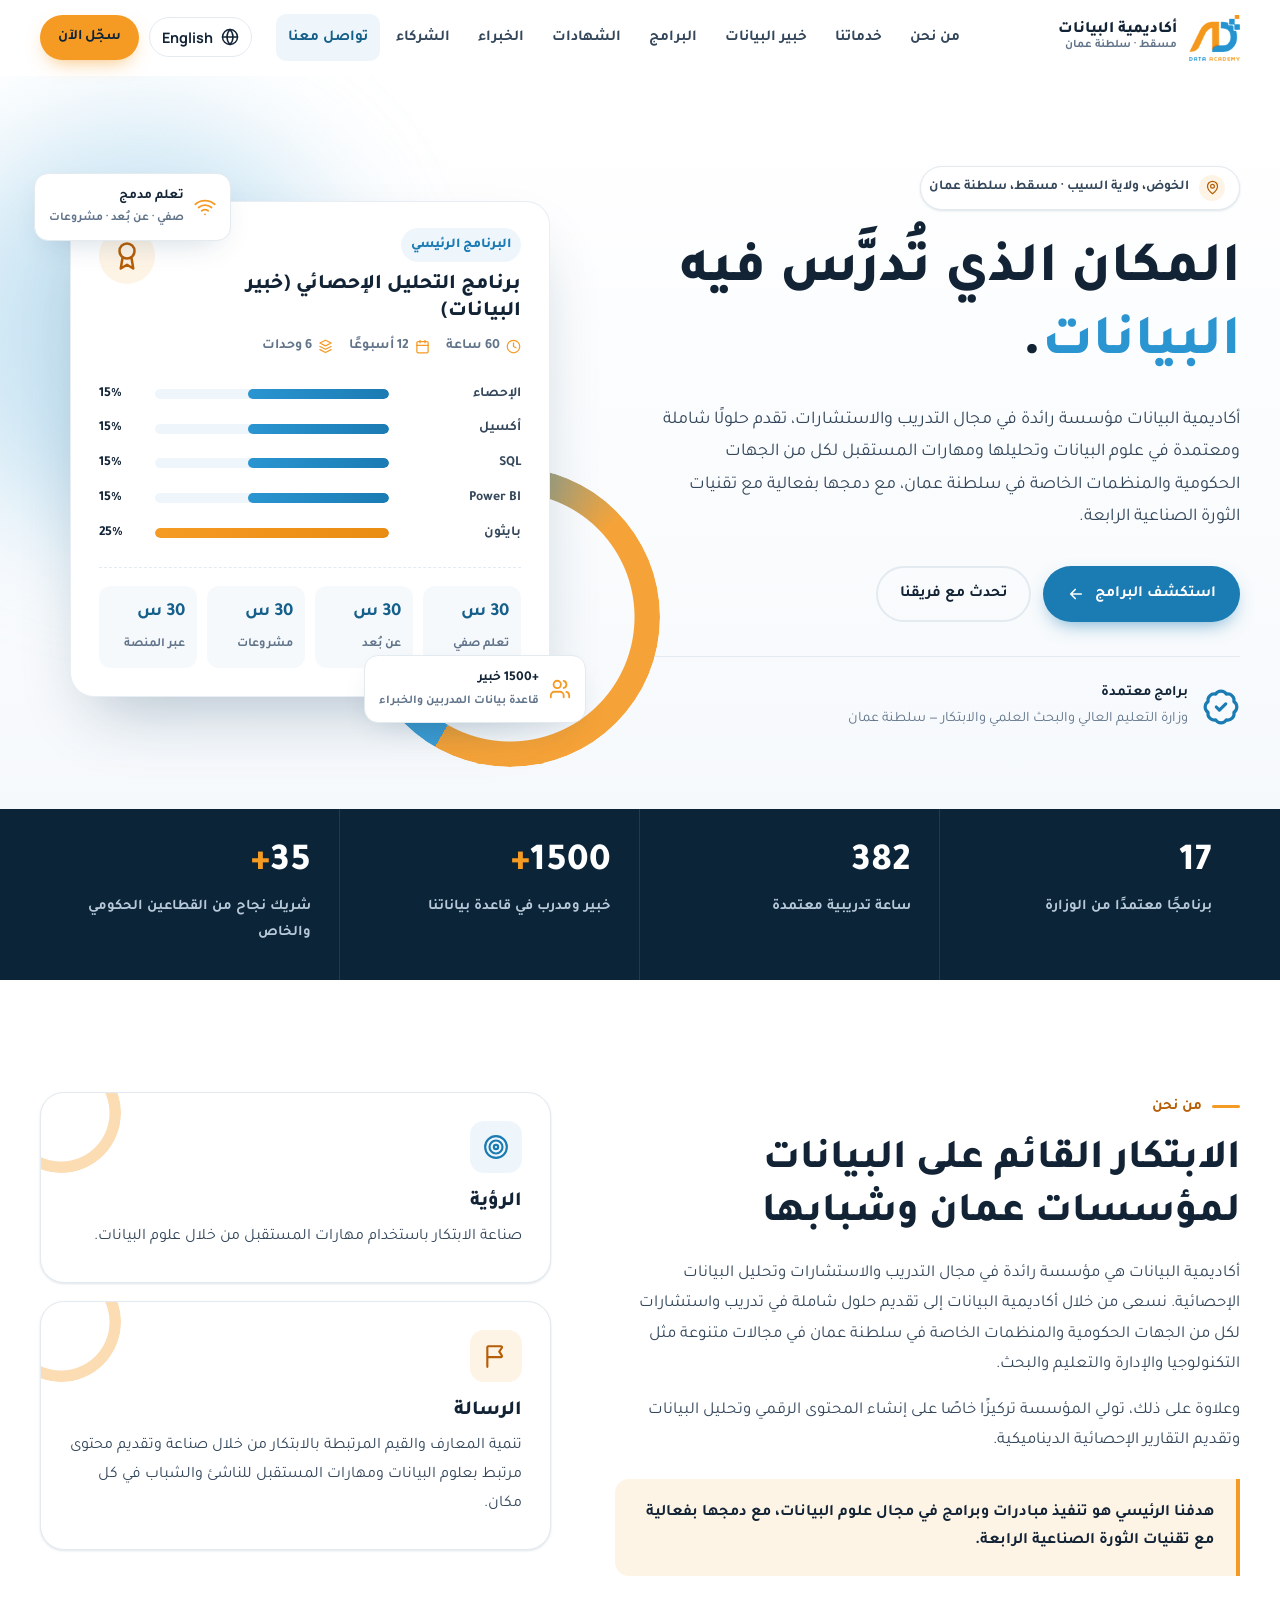
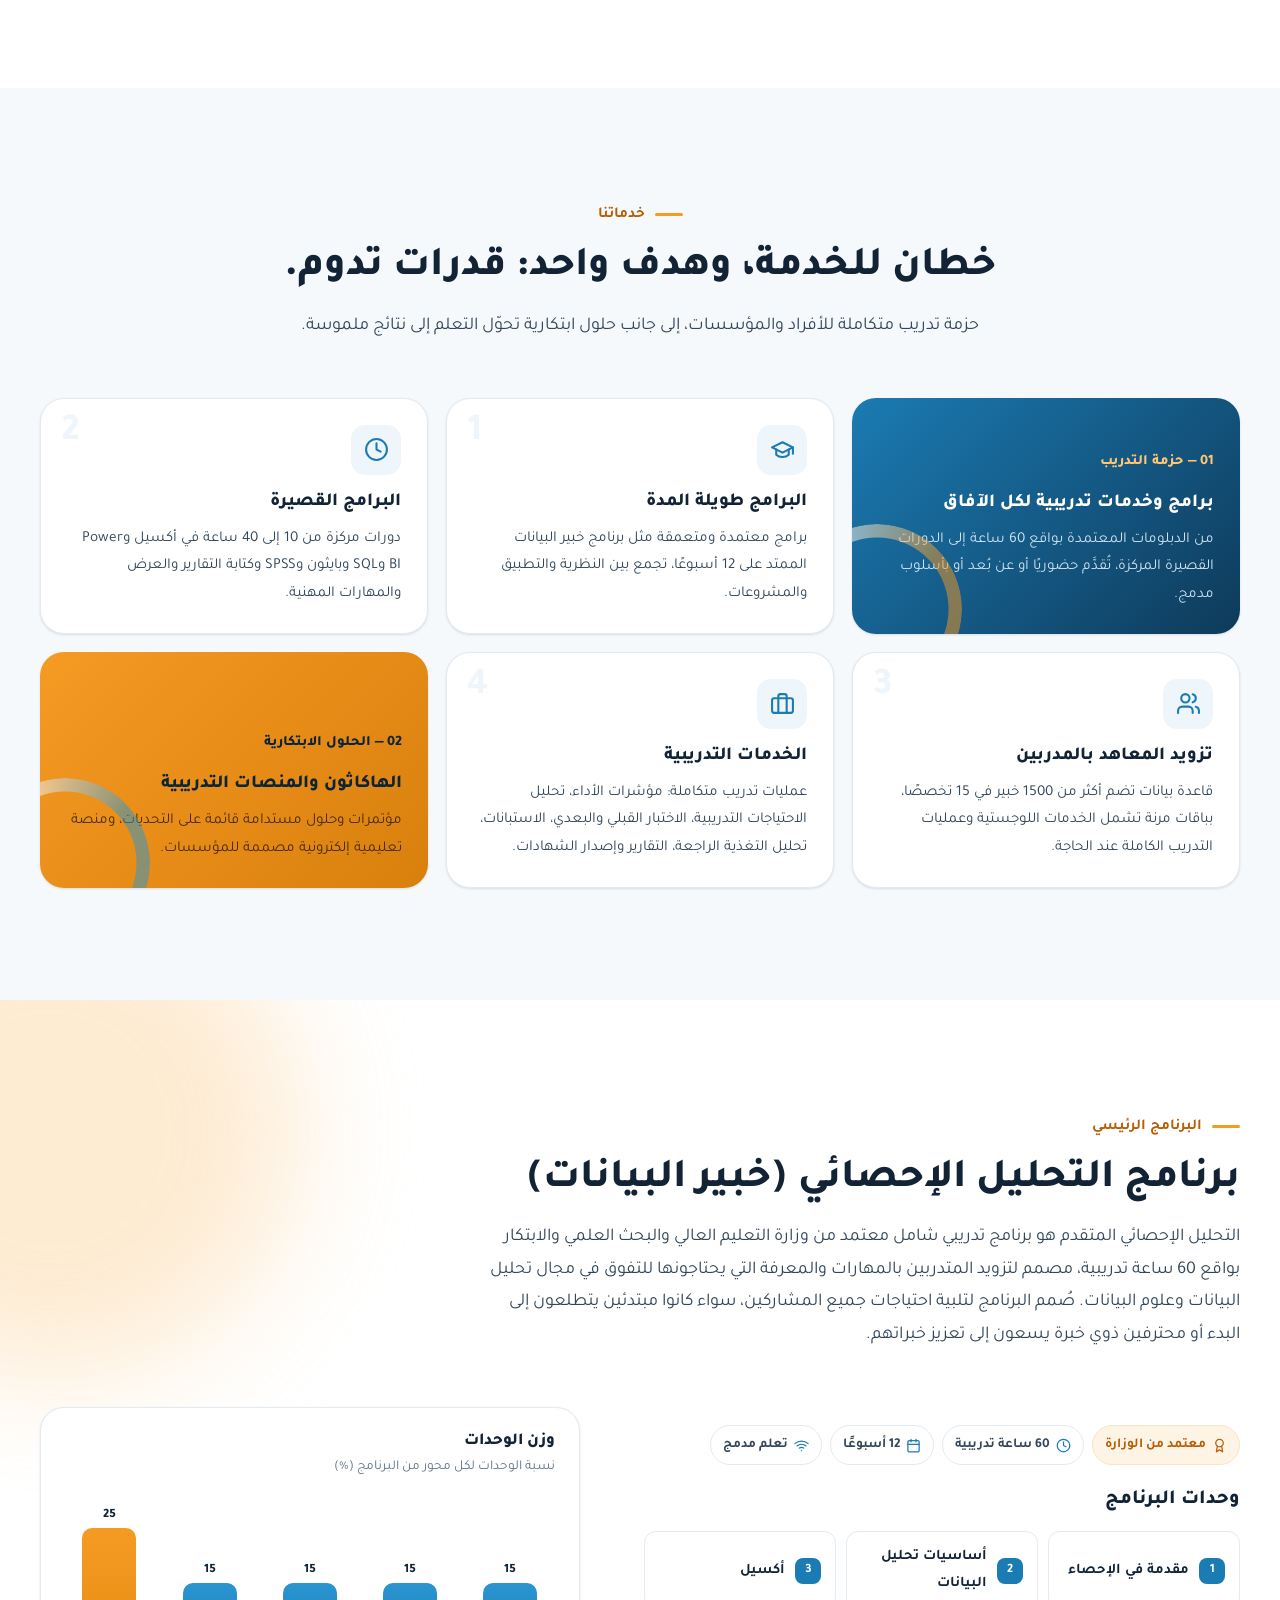
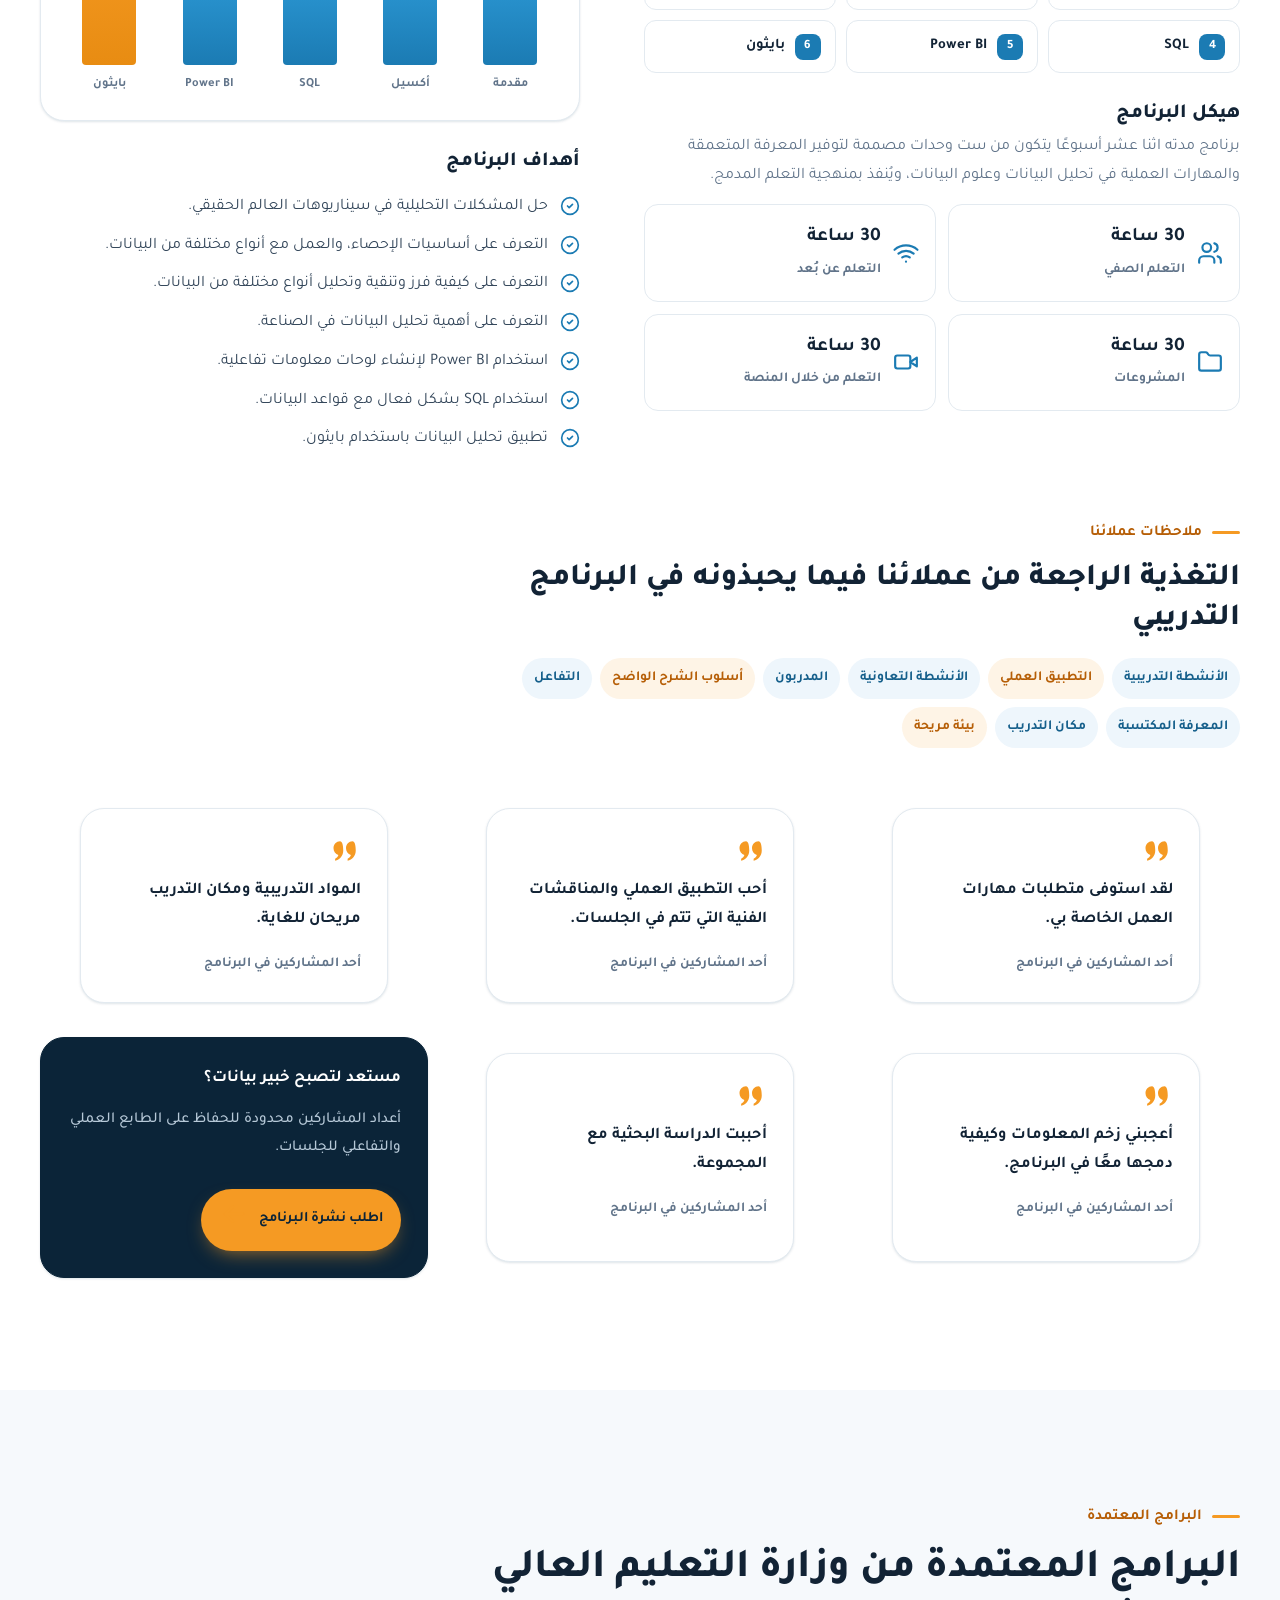
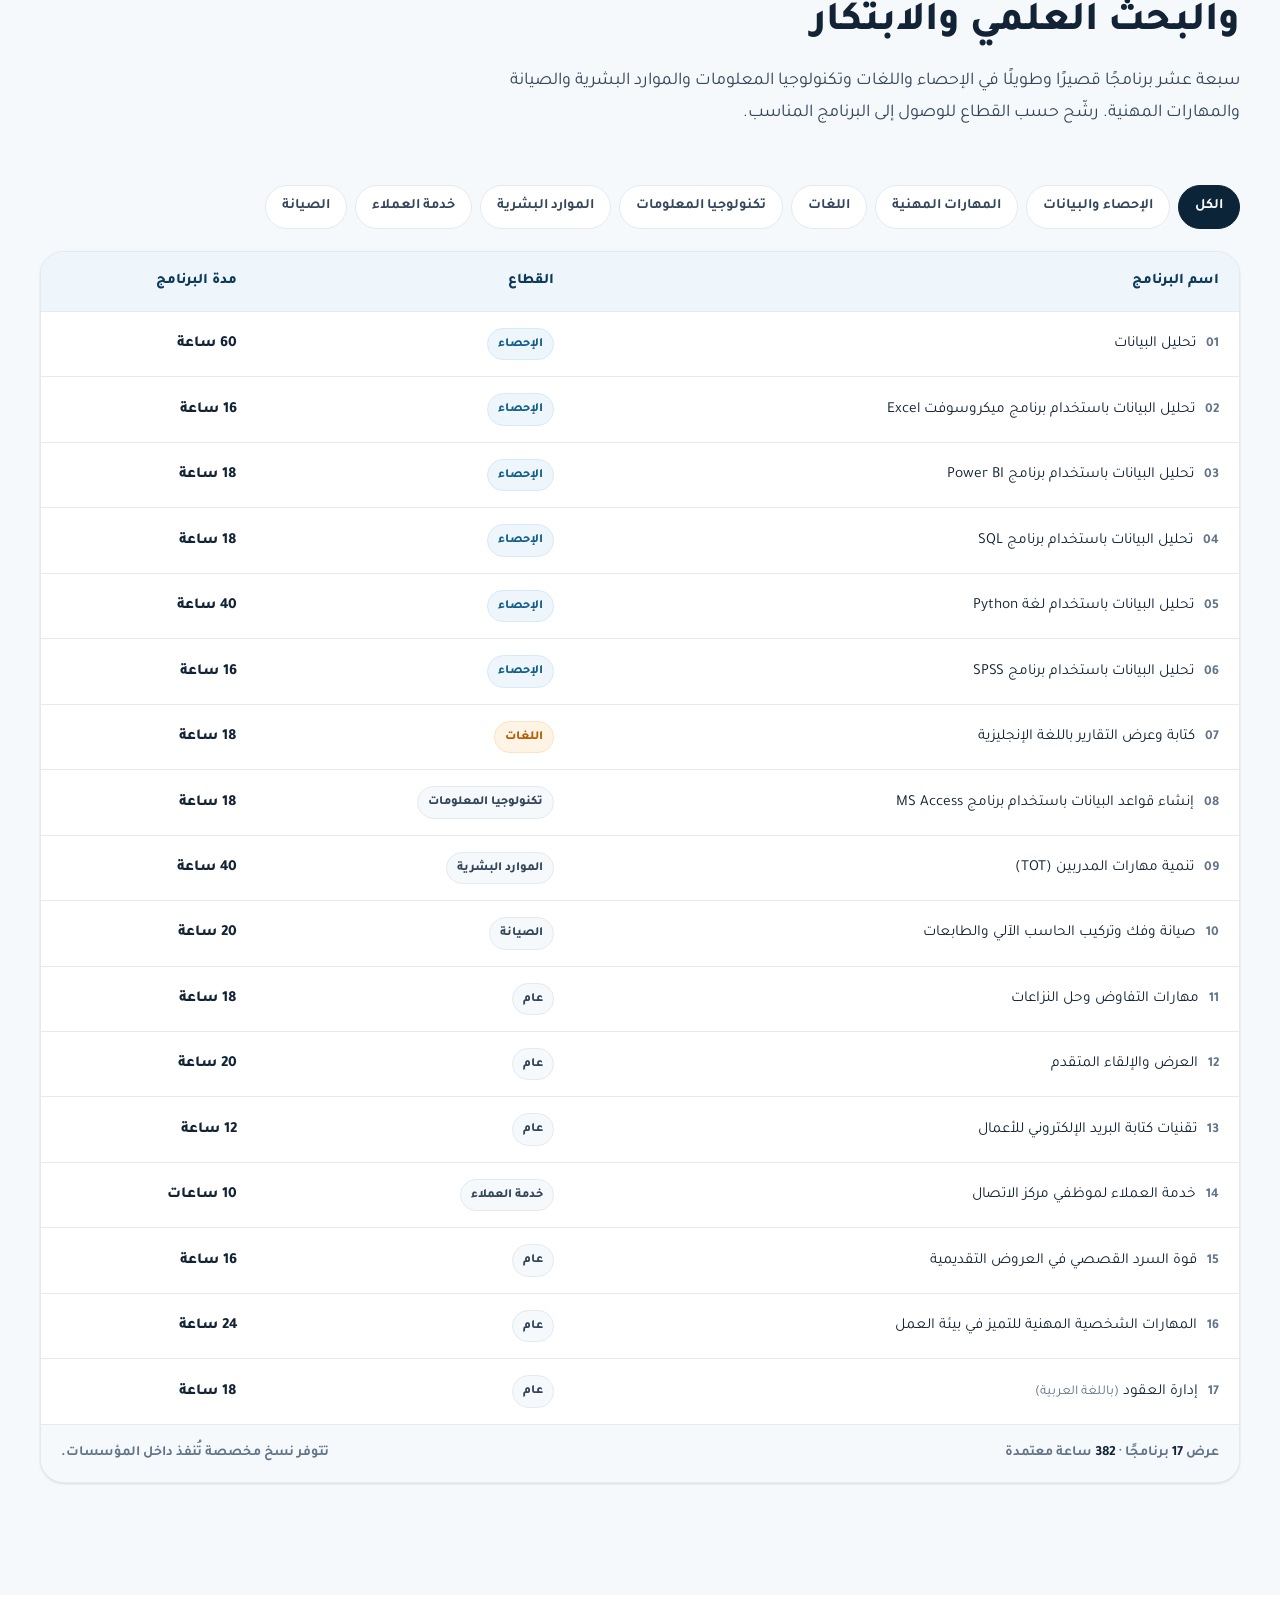
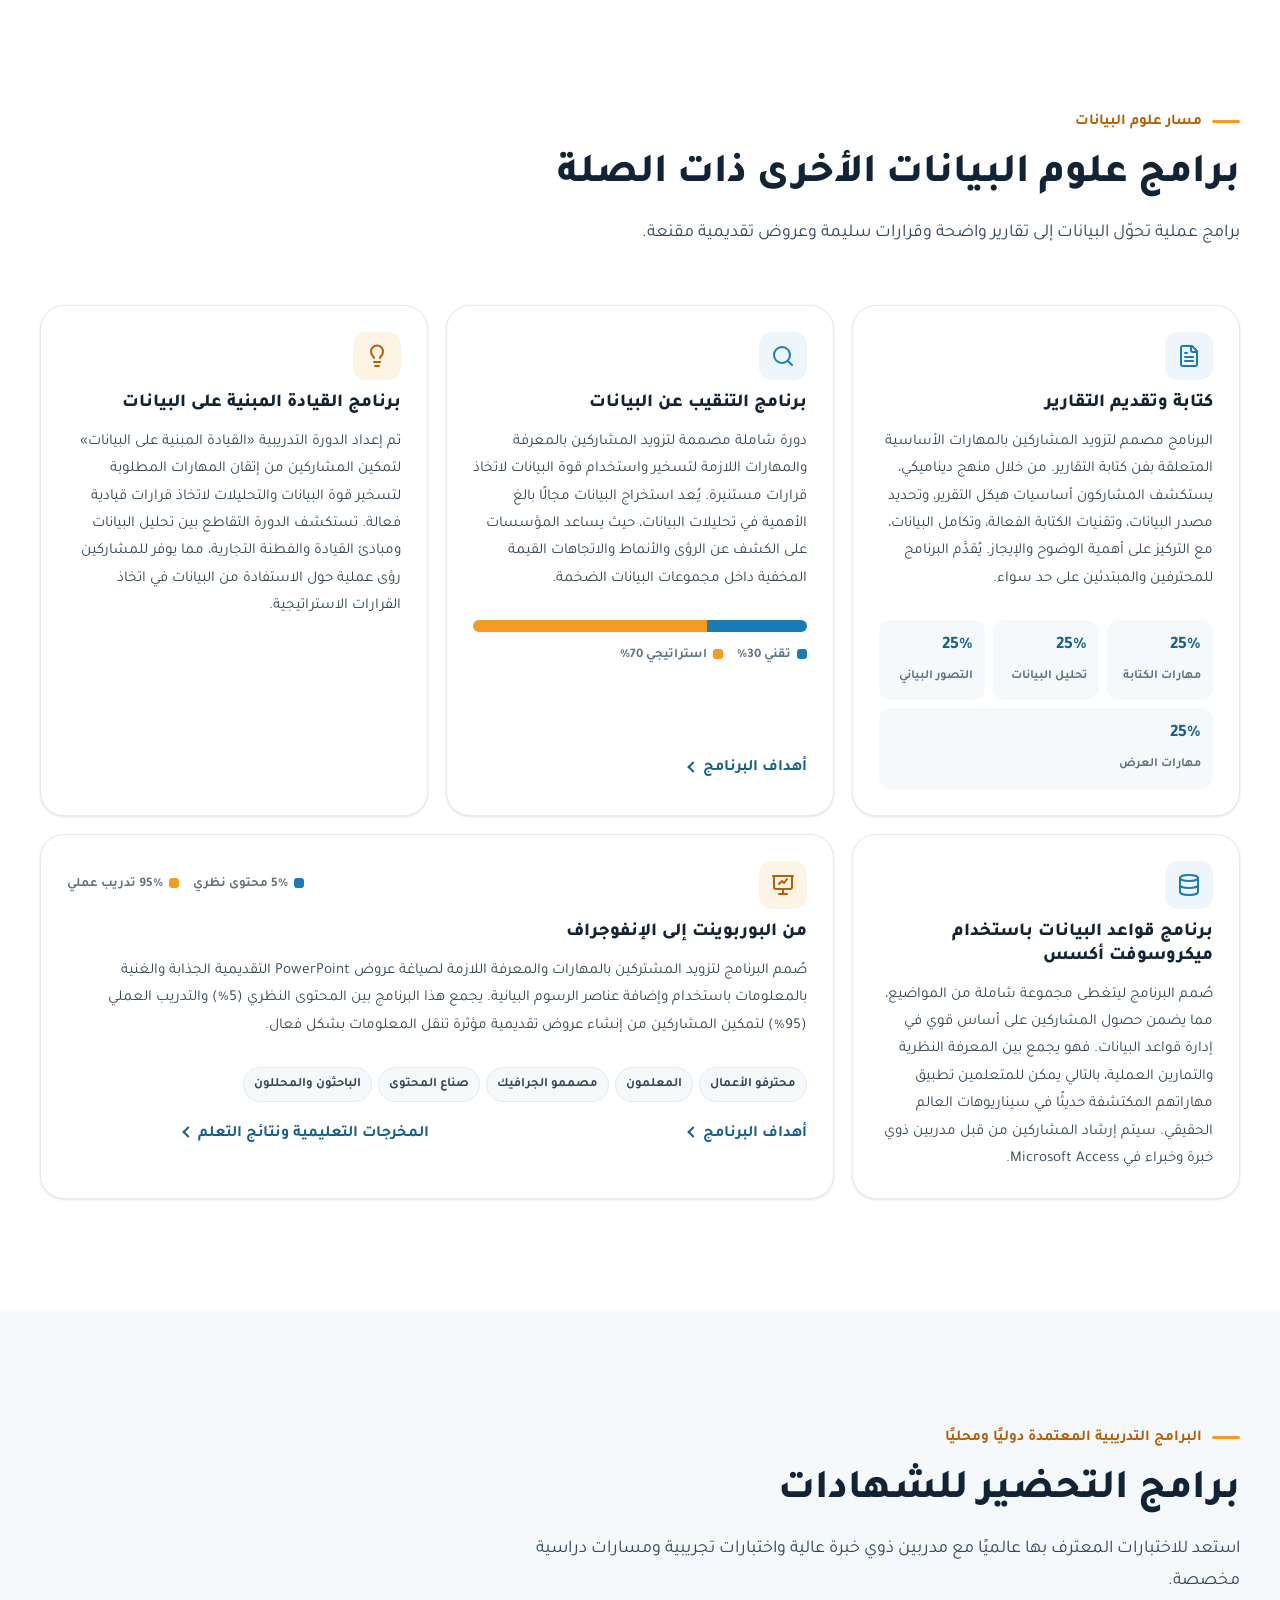
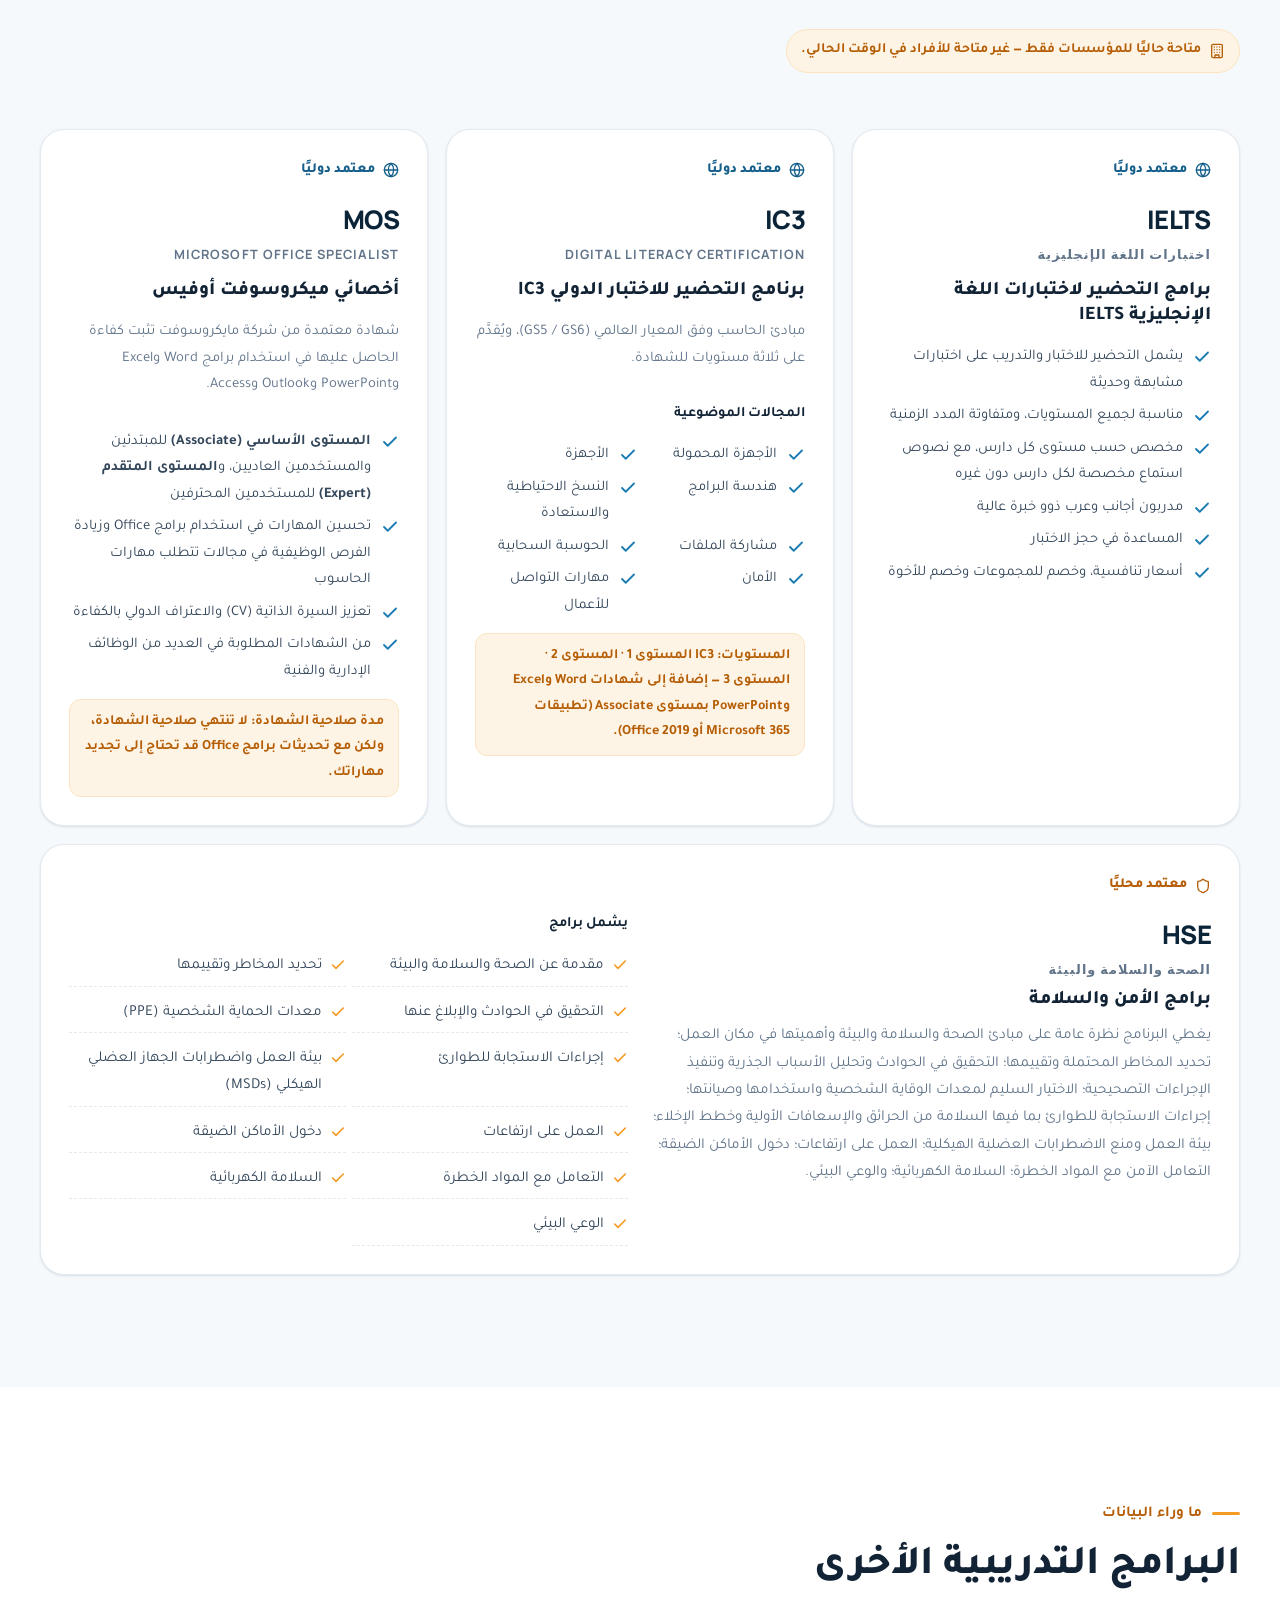
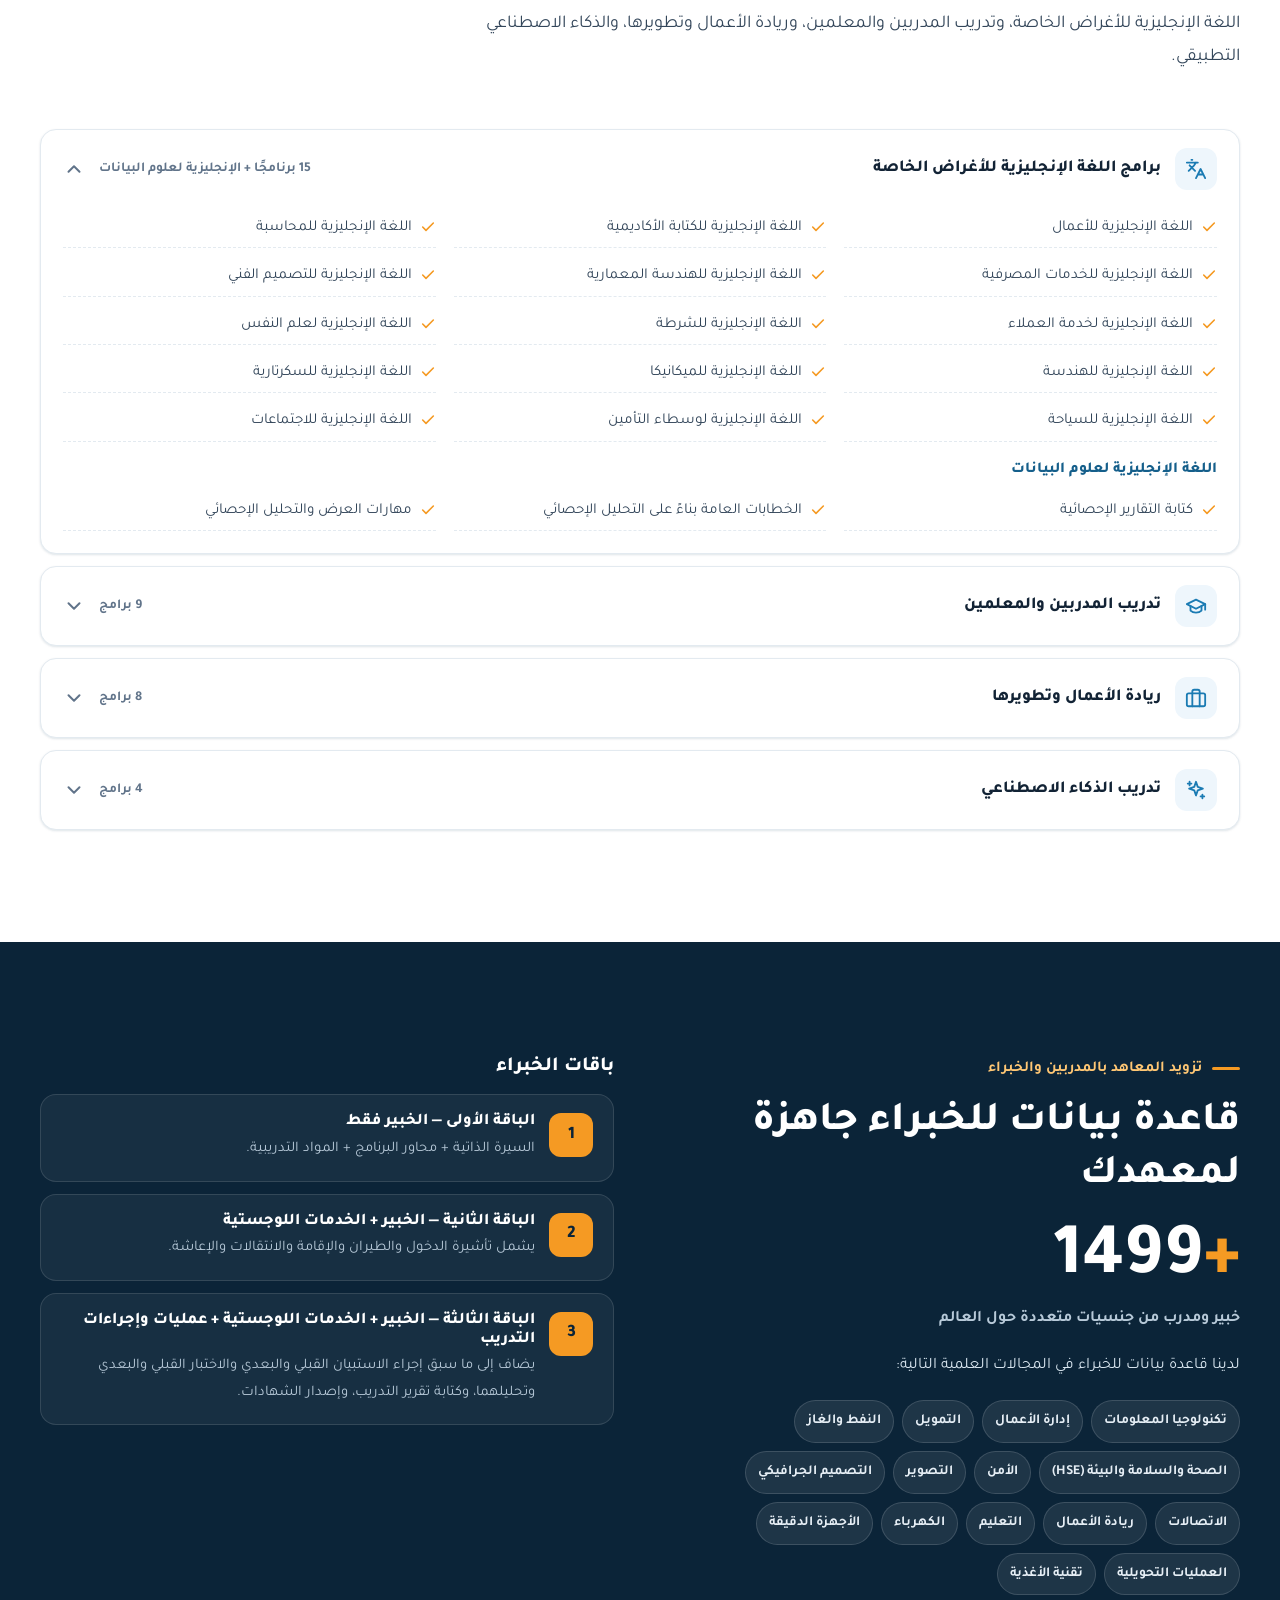
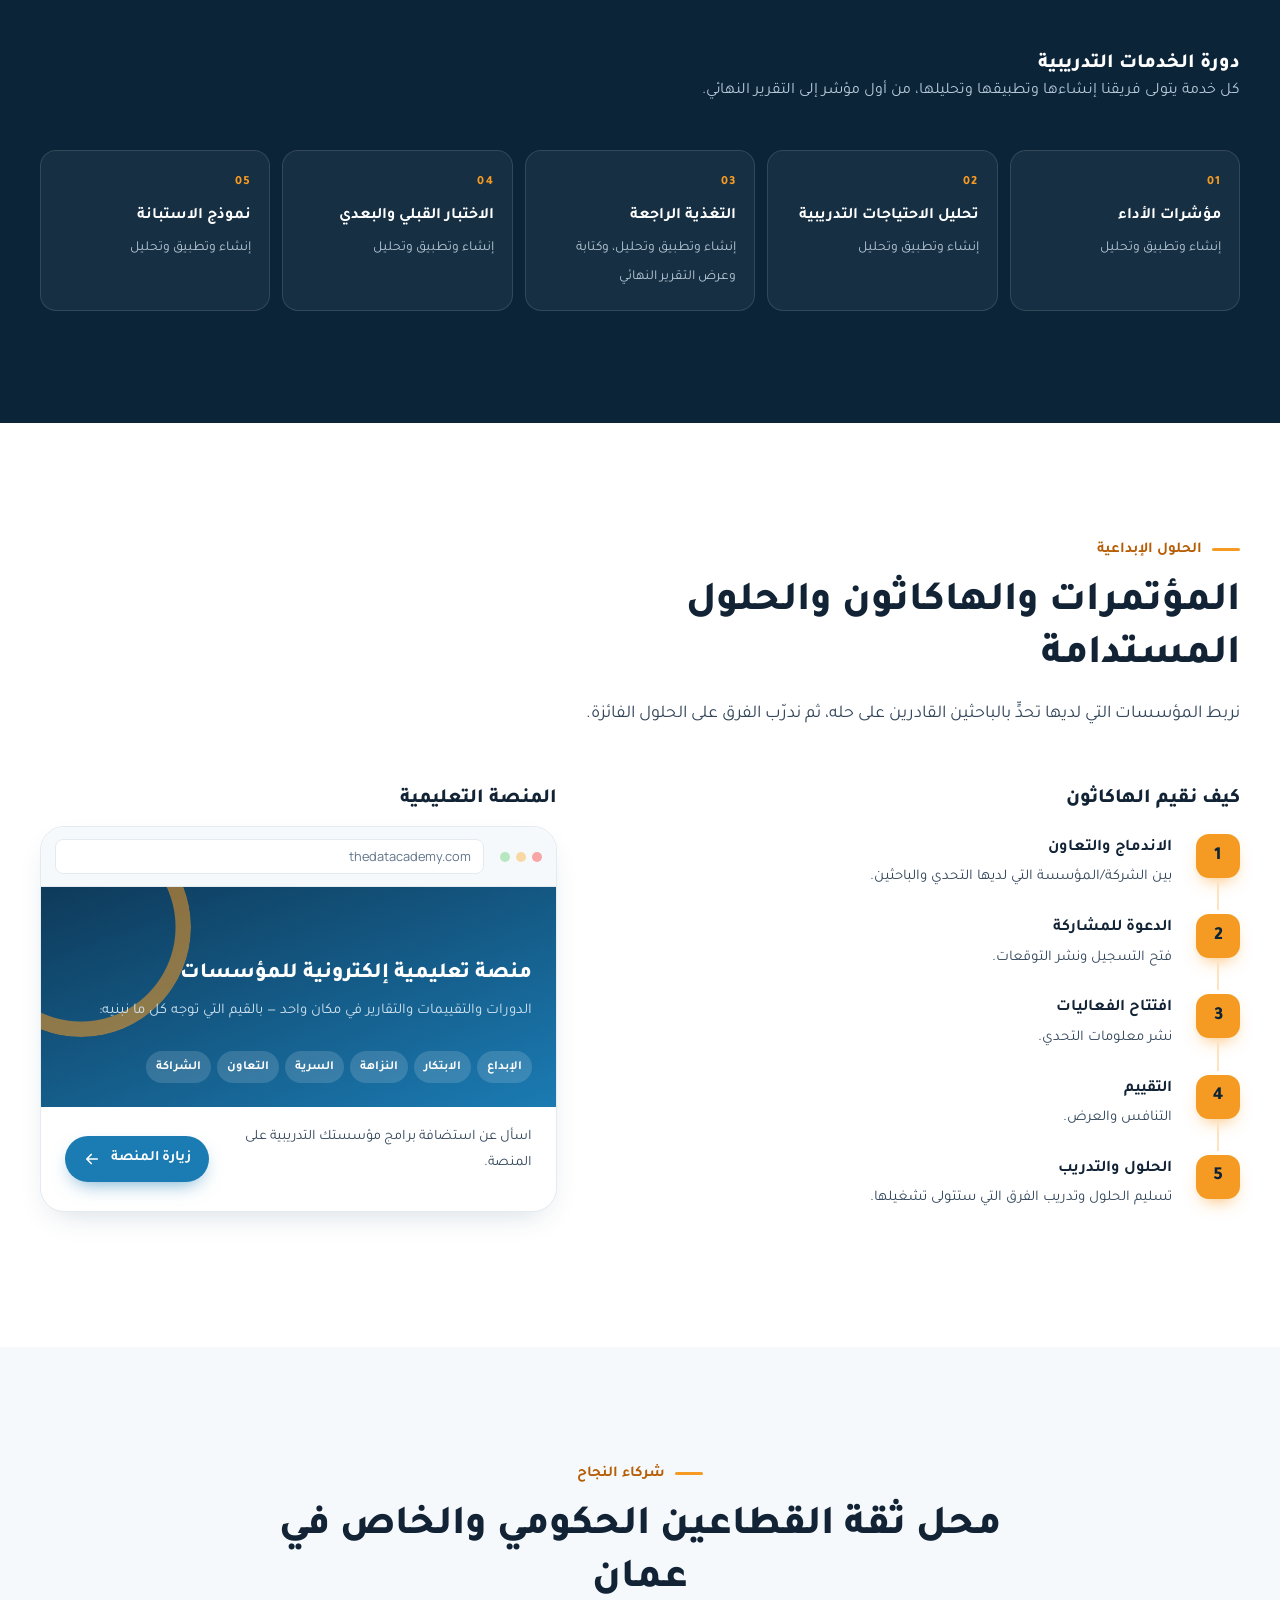
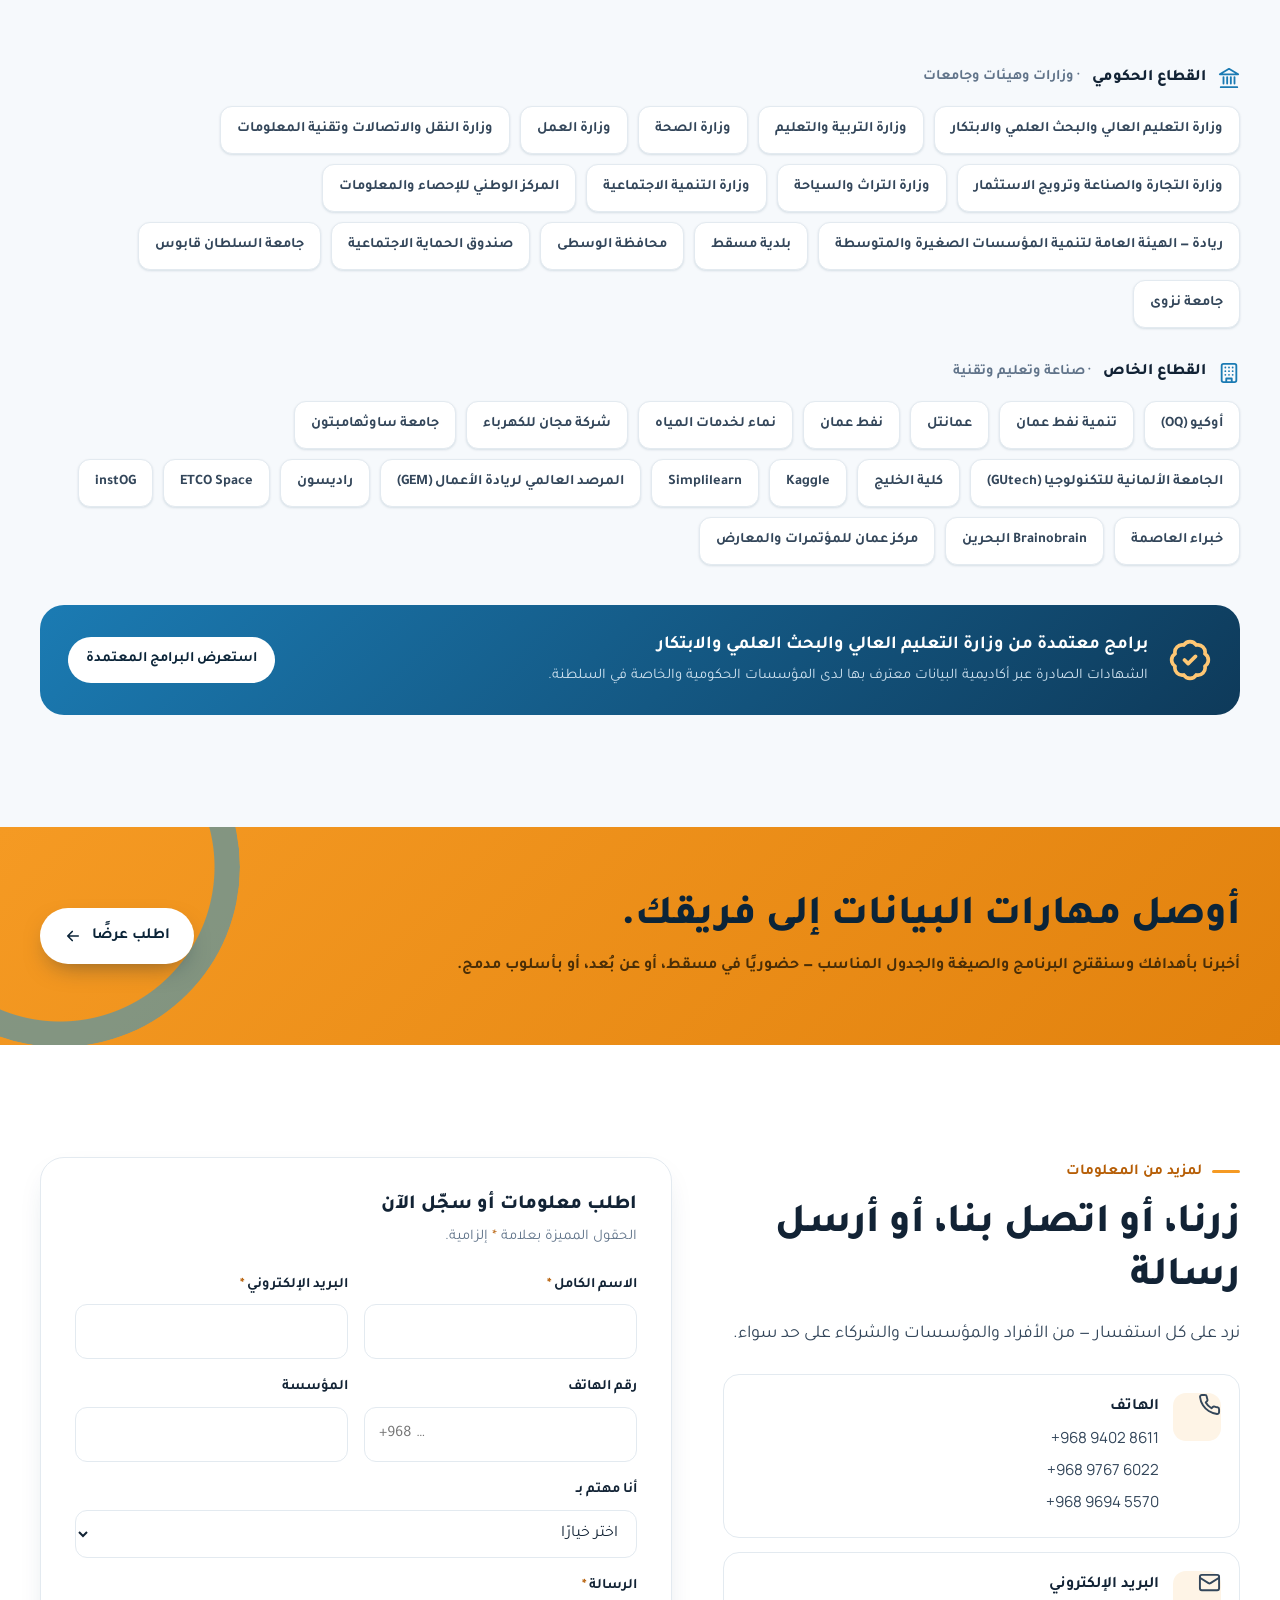
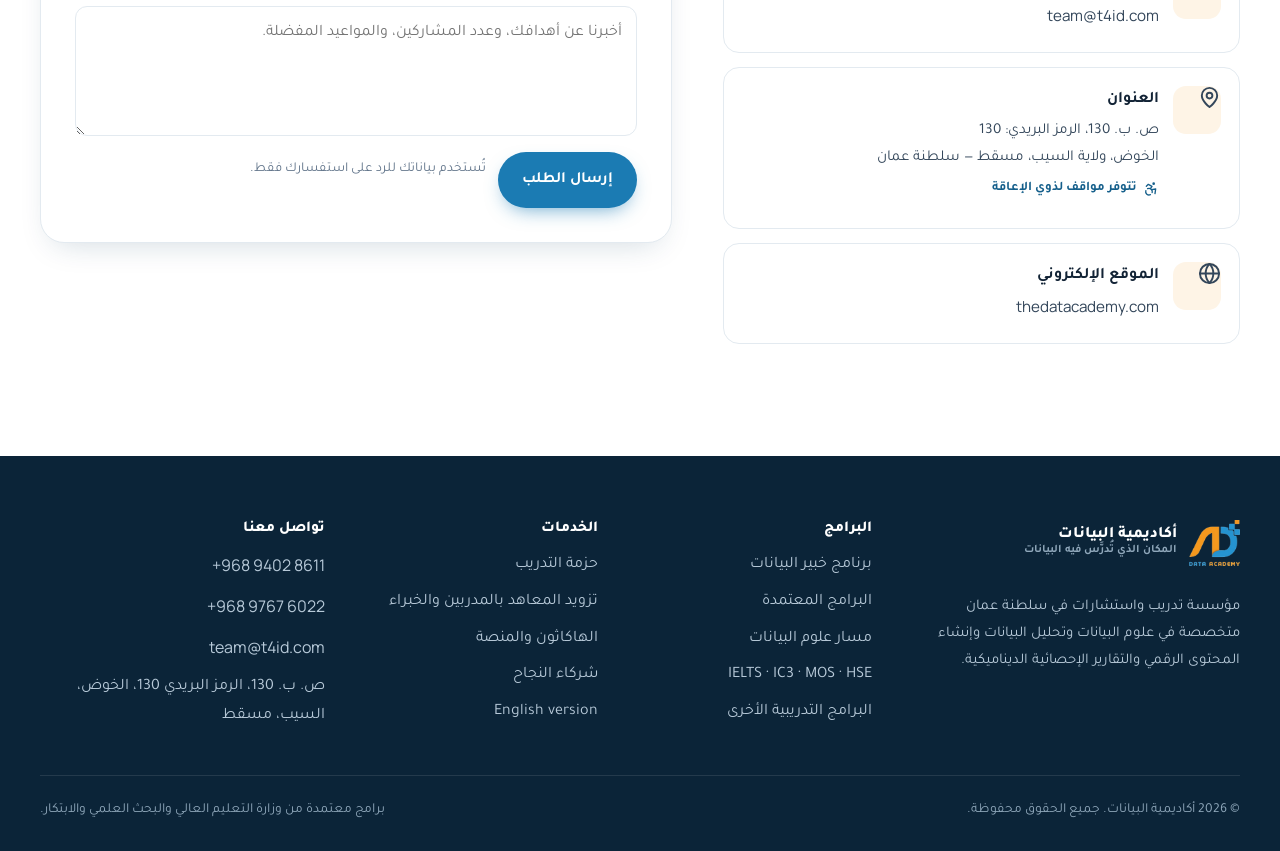
<file: ar/index.html>
<!DOCTYPE html>
<html lang="ar" dir="rtl">
<head>
  <meta charset="UTF-8">
  <meta name="viewport" content="width=device-width, initial-scale=1">
  <title>أكاديمية البيانات | المكان الذي تُدرَّس فيه البيانات — مسقط، سلطنة عمان</title>
  <meta name="description" content="أكاديمية البيانات مؤسسة رائدة في مجال التدريب والاستشارات في سلطنة عمان، تقدم برامج معتمدة من وزارة التعليم العالي والبحث العلمي والابتكار في تحليل البيانات وعلوم البيانات واللغات والمهارات المهنية، إضافة إلى برامج التحضير لاختبارات IELTS وIC3 وMicrosoft Office Specialist.">
  <link rel="canonical" href="https://thedatacademy.com/ar/">
  <link rel="alternate" hreflang="ar" href="https://thedatacademy.com/ar/">
  <link rel="alternate" hreflang="en" href="https://thedatacademy.com/">
  <link rel="alternate" hreflang="x-default" href="https://thedatacademy.com/">
  <meta property="og:type" content="website">
  <meta property="og:title" content="أكاديمية البيانات — الابتكار القائم على البيانات">
  <meta property="og:description" content="برامج تدريبية معتمدة في تحليل البيانات وعلوم البيانات، وتحضير للشهادات الدولية، وتزويد المعاهد بالمدربين والخبراء، وحلول تعليمية مبتكرة في سلطنة عمان.">
  <meta property="og:image" content="https://thedatacademy.com/assets/img/logo.png">
  <meta property="og:locale" content="ar_OM">
  <meta property="og:locale:alternate" content="en_US">
  <meta name="theme-color" content="#2a95d1">
  <link rel="icon" type="image/png" href="../assets/img/logo.png">
  <link rel="preconnect" href="https://fonts.googleapis.com">
  <link rel="preconnect" href="https://fonts.gstatic.com" crossorigin>
  <link href="https://fonts.googleapis.com/css2?family=Tajawal:wght@400;500;700;800&family=Manrope:wght@500;700;800&display=swap" rel="stylesheet">
  <link rel="stylesheet" href="../assets/css/style.css?v=20260913">
  <script type="application/ld+json">
  {
    "@context": "https://schema.org",
    "@type": "EducationalOrganization",
    "name": "أكاديمية البيانات",
    "alternateName": "Data Academy",
    "url": "https://thedatacademy.com/ar/",
    "logo": "https://thedatacademy.com/assets/img/logo.png",
    "email": "team@t4id.com",
    "telephone": "+968 94028611",
    "address": {
      "@type": "PostalAddress",
      "postOfficeBoxNumber": "130",
      "postalCode": "130",
      "addressLocality": "الخوض، ولاية السيب، مسقط",
      "addressCountry": "OM"
    },
    "description": "مؤسسة تدريب واستشارات متخصصة في علوم البيانات وتحليل البيانات وإنشاء المحتوى الرقمي والتقارير الإحصائية الديناميكية في سلطنة عمان."
  }
  </script>
</head>
<body>
<a class="skip-link" href="#main">الانتقال إلى المحتوى الرئيسي</a>

<!-- ============ SVG icon sprite ============ -->
<svg width="0" height="0" style="position:absolute" aria-hidden="true" focusable="false">
  <symbol id="i-arrow" viewBox="0 0 24 24" fill="none" stroke="currentColor" stroke-width="2.2" stroke-linecap="round" stroke-linejoin="round"><path d="M5 12h14M13 6l6 6-6 6"/></symbol>
  <symbol id="i-check" viewBox="0 0 24 24" fill="none" stroke="currentColor" stroke-width="2.4" stroke-linecap="round" stroke-linejoin="round"><path d="M20 6 9 17l-5-5"/></symbol>
  <symbol id="i-check-circle" viewBox="0 0 24 24" fill="none" stroke="currentColor" stroke-width="2" stroke-linecap="round" stroke-linejoin="round"><circle cx="12" cy="12" r="10"/><path d="m9 12 2 2 4-4"/></symbol>
  <symbol id="i-award" viewBox="0 0 24 24" fill="none" stroke="currentColor" stroke-width="2" stroke-linecap="round" stroke-linejoin="round"><circle cx="12" cy="8" r="6"/><path d="M15.5 13 17 22l-5-3-5 3 1.5-9"/></symbol>
  <symbol id="i-badge" viewBox="0 0 24 24" fill="none" stroke="currentColor" stroke-width="2" stroke-linecap="round" stroke-linejoin="round"><path d="M3.85 8.62a4 4 0 0 1 4.78-4.77 4 4 0 0 1 6.74 0 4 4 0 0 1 4.78 4.78 4 4 0 0 1 0 6.74 4 4 0 0 1-4.77 4.78 4 4 0 0 1-6.75 0 4 4 0 0 1-4.78-4.77 4 4 0 0 1 0-6.76Z"/><path d="m9 12 2 2 4-4"/></symbol>
  <symbol id="i-target" viewBox="0 0 24 24" fill="none" stroke="currentColor" stroke-width="2" stroke-linecap="round" stroke-linejoin="round"><circle cx="12" cy="12" r="10"/><circle cx="12" cy="12" r="6"/><circle cx="12" cy="12" r="2"/></symbol>
  <symbol id="i-flag" viewBox="0 0 24 24" fill="none" stroke="currentColor" stroke-width="2" stroke-linecap="round" stroke-linejoin="round"><path d="M4 22V4a1 1 0 0 1 1-1h11.5a1 1 0 0 1 .8 1.6L15 8l2.3 3.4a1 1 0 0 1-.8 1.6H4"/></symbol>
  <symbol id="i-cap" viewBox="0 0 24 24" fill="none" stroke="currentColor" stroke-width="2" stroke-linecap="round" stroke-linejoin="round"><path d="M22 10 12 5 2 10l10 5 10-5Z"/><path d="M6 12v5c3 3 9 3 12 0v-5"/><path d="M22 10v6"/></symbol>
  <symbol id="i-clock" viewBox="0 0 24 24" fill="none" stroke="currentColor" stroke-width="2" stroke-linecap="round" stroke-linejoin="round"><circle cx="12" cy="12" r="10"/><path d="M12 6v6l4 2"/></symbol>
  <symbol id="i-users" viewBox="0 0 24 24" fill="none" stroke="currentColor" stroke-width="2" stroke-linecap="round" stroke-linejoin="round"><path d="M16 21v-2a4 4 0 0 0-4-4H6a4 4 0 0 0-4 4v2"/><circle cx="9" cy="7" r="4"/><path d="M22 21v-2a4 4 0 0 0-3-3.87M16 3.13a4 4 0 0 1 0 7.75"/></symbol>
  <symbol id="i-layers" viewBox="0 0 24 24" fill="none" stroke="currentColor" stroke-width="2" stroke-linecap="round" stroke-linejoin="round"><path d="m12 2 9 4.5-9 4.5-9-4.5L12 2Z"/><path d="m3 12 9 4.5 9-4.5"/><path d="m3 17 9 4.5 9-4.5"/></symbol>
  <symbol id="i-monitor" viewBox="0 0 24 24" fill="none" stroke="currentColor" stroke-width="2" stroke-linecap="round" stroke-linejoin="round"><rect x="2" y="3" width="20" height="14" rx="2"/><path d="M8 21h8M12 17v4"/></symbol>
  <symbol id="i-quote" viewBox="0 0 24 24" fill="currentColor"><path d="M7.2 5C4.3 5 2 7.5 2 10.6c0 2.5 1.6 4.6 3.9 5.3-.4 1.4-1.3 2.4-2.6 3v1.6c3.7-.6 6.5-3.8 6.5-8.1C9.8 8 9 5 7.2 5Zm10 0C14.3 5 12 7.5 12 10.6c0 2.5 1.6 4.6 3.9 5.3-.4 1.4-1.3 2.4-2.6 3v1.6c3.7-.6 6.5-3.8 6.5-8.1C19.8 8 19 5 17.2 5Z"/></symbol>
  <symbol id="i-calendar" viewBox="0 0 24 24" fill="none" stroke="currentColor" stroke-width="2" stroke-linecap="round" stroke-linejoin="round"><rect x="3" y="4" width="18" height="18" rx="2"/><path d="M16 2v4M8 2v4M3 10h18"/></symbol>
  <symbol id="i-video" viewBox="0 0 24 24" fill="none" stroke="currentColor" stroke-width="2" stroke-linecap="round" stroke-linejoin="round"><path d="m22 8-6 4 6 4V8Z"/><rect x="2" y="6" width="14" height="12" rx="2"/></symbol>
  <symbol id="i-folder" viewBox="0 0 24 24" fill="none" stroke="currentColor" stroke-width="2" stroke-linecap="round" stroke-linejoin="round"><path d="M20 20a2 2 0 0 0 2-2V8a2 2 0 0 0-2-2h-7.9a2 2 0 0 1-1.69-.9L9.6 3.9A2 2 0 0 0 7.93 3H4a2 2 0 0 0-2 2v13a2 2 0 0 0 2 2Z"/></symbol>
  <symbol id="i-wifi" viewBox="0 0 24 24" fill="none" stroke="currentColor" stroke-width="2" stroke-linecap="round" stroke-linejoin="round"><path d="M5 12.55a11 11 0 0 1 14.08 0"/><path d="M1.42 9a16 16 0 0 1 21.16 0"/><path d="M8.53 16.11a6 6 0 0 1 6.95 0"/><path d="M12 20h.01"/></symbol>
  <symbol id="i-building" viewBox="0 0 24 24" fill="none" stroke="currentColor" stroke-width="2" stroke-linecap="round" stroke-linejoin="round"><rect x="4" y="2" width="16" height="20" rx="2"/><path d="M9 22v-4h6v4M8 6h.01M16 6h.01M12 6h.01M12 10h.01M12 14h.01M16 10h.01M16 14h.01M8 10h.01M8 14h.01"/></symbol>
  <symbol id="i-globe" viewBox="0 0 24 24" fill="none" stroke="currentColor" stroke-width="2" stroke-linecap="round" stroke-linejoin="round"><circle cx="12" cy="12" r="10"/><path d="M12 2a14.5 14.5 0 0 0 0 20 14.5 14.5 0 0 0 0-20M2 12h20"/></symbol>
  <symbol id="i-phone" viewBox="0 0 24 24" fill="none" stroke="currentColor" stroke-width="2" stroke-linecap="round" stroke-linejoin="round"><path d="M22 16.92v3a2 2 0 0 1-2.18 2 19.79 19.79 0 0 1-8.63-3.07 19.5 19.5 0 0 1-6-6 19.79 19.79 0 0 1-3.07-8.67A2 2 0 0 1 4.11 2h3a2 2 0 0 1 2 1.72c.13.96.36 1.9.7 2.81a2 2 0 0 1-.45 2.11L8.09 9.91a16 16 0 0 0 6 6l1.27-1.27a2 2 0 0 1 2.11-.45c.91.34 1.85.57 2.81.7A2 2 0 0 1 22 16.92Z"/></symbol>
  <symbol id="i-mail" viewBox="0 0 24 24" fill="none" stroke="currentColor" stroke-width="2" stroke-linecap="round" stroke-linejoin="round"><rect x="2" y="4" width="20" height="16" rx="2"/><path d="m22 7-8.97 5.7a1.94 1.94 0 0 1-2.06 0L2 7"/></symbol>
  <symbol id="i-pin" viewBox="0 0 24 24" fill="none" stroke="currentColor" stroke-width="2" stroke-linecap="round" stroke-linejoin="round"><path d="M20 10c0 6-8 12-8 12s-8-6-8-12a8 8 0 0 1 16 0Z"/><circle cx="12" cy="10" r="3"/></symbol>
  <symbol id="i-access" viewBox="0 0 24 24" fill="none" stroke="currentColor" stroke-width="2" stroke-linecap="round" stroke-linejoin="round"><circle cx="16" cy="4" r="1"/><path d="m18 19 1-7-6 1"/><path d="m5 8 3-3 5.5 3-2.36 3.5"/><path d="M4.24 14.5a5 5 0 0 0 6.88 6"/><path d="M13.76 17.5a5 5 0 0 0-6.88-6"/></symbol>
  <symbol id="i-chev" viewBox="0 0 24 24" fill="none" stroke="currentColor" stroke-width="2.2" stroke-linecap="round" stroke-linejoin="round"><path d="m6 9 6 6 6-6"/></symbol>
  <symbol id="i-book" viewBox="0 0 24 24" fill="none" stroke="currentColor" stroke-width="2" stroke-linecap="round" stroke-linejoin="round"><path d="M4 19.5v-15A2.5 2.5 0 0 1 6.5 2H20v20H6.5a2.5 2.5 0 0 1 0-5H20"/></symbol>
  <symbol id="i-lang" viewBox="0 0 24 24" fill="none" stroke="currentColor" stroke-width="2" stroke-linecap="round" stroke-linejoin="round"><path d="m5 8 6 6M4 14l6-6 2-3M2 5h12M7 2h1M22 22l-5-10-5 10M14 18h6"/></symbol>
  <symbol id="i-present" viewBox="0 0 24 24" fill="none" stroke="currentColor" stroke-width="2" stroke-linecap="round" stroke-linejoin="round"><path d="M2 3h20M21 3v11a2 2 0 0 1-2 2H5a2 2 0 0 1-2-2V3M12 16v5M8 21h8M8 11l3-3 2 2 3-4"/></symbol>
  <symbol id="i-shield" viewBox="0 0 24 24" fill="none" stroke="currentColor" stroke-width="2" stroke-linecap="round" stroke-linejoin="round"><path d="M20 13c0 5-3.5 7.5-7.66 8.95a1 1 0 0 1-.67-.01C7.5 20.5 4 18 4 13V6a1 1 0 0 1 1-1c2 0 4.5-1.2 6.24-2.72a1.17 1.17 0 0 1 1.52 0C14.51 3.81 17 5 19 5a1 1 0 0 1 1 1Z"/></symbol>
  <symbol id="i-db" viewBox="0 0 24 24" fill="none" stroke="currentColor" stroke-width="2" stroke-linecap="round" stroke-linejoin="round"><ellipse cx="12" cy="5" rx="9" ry="3"/><path d="M3 5v14a9 3 0 0 0 18 0V5M3 12a9 3 0 0 0 18 0"/></symbol>
  <symbol id="i-chart" viewBox="0 0 24 24" fill="none" stroke="currentColor" stroke-width="2" stroke-linecap="round" stroke-linejoin="round"><path d="M3 3v16a2 2 0 0 0 2 2h16"/><path d="M7 16v-5M12 16V8M17 16v-3"/></symbol>
  <symbol id="i-sparkles" viewBox="0 0 24 24" fill="none" stroke="currentColor" stroke-width="2" stroke-linecap="round" stroke-linejoin="round"><path d="m12 3 1.9 5.6L19.5 10.5l-5.6 1.9L12 18l-1.9-5.6L4.5 10.5l5.6-1.9L12 3Z"/><path d="M5 3v4M3 5h4M19 17v4M17 19h4"/></symbol>
  <symbol id="i-file" viewBox="0 0 24 24" fill="none" stroke="currentColor" stroke-width="2" stroke-linecap="round" stroke-linejoin="round"><path d="M15 2H6a2 2 0 0 0-2 2v16a2 2 0 0 0 2 2h12a2 2 0 0 0 2-2V7Z"/><path d="M14 2v4a2 2 0 0 0 2 2h4M10 9H8M16 13H8M16 17H8"/></symbol>
  <symbol id="i-search" viewBox="0 0 24 24" fill="none" stroke="currentColor" stroke-width="2" stroke-linecap="round" stroke-linejoin="round"><circle cx="11" cy="11" r="8"/><path d="m21 21-4.3-4.3"/></symbol>
  <symbol id="i-bulb" viewBox="0 0 24 24" fill="none" stroke="currentColor" stroke-width="2" stroke-linecap="round" stroke-linejoin="round"><path d="M15 14c.2-1 .7-1.7 1.5-2.5A6 6 0 1 0 7.5 11.5c.8.8 1.3 1.5 1.5 2.5"/><path d="M9 18h6M10 22h4"/></symbol>
  <symbol id="i-pie" viewBox="0 0 24 24" fill="none" stroke="currentColor" stroke-width="2" stroke-linecap="round" stroke-linejoin="round"><path d="M21.21 15.89A10 10 0 1 1 8 2.83"/><path d="M22 12A10 10 0 0 0 12 2v10Z"/></symbol>
  <symbol id="i-briefcase" viewBox="0 0 24 24" fill="none" stroke="currentColor" stroke-width="2" stroke-linecap="round" stroke-linejoin="round"><rect x="2" y="7" width="20" height="14" rx="2"/><path d="M16 21V5a2 2 0 0 0-2-2h-4a2 2 0 0 0-2 2v16"/></symbol>
  <symbol id="i-menu" viewBox="0 0 24 24" fill="none" stroke="currentColor" stroke-width="2.2" stroke-linecap="round"><path d="M4 7h16M4 12h16M4 17h16"/></symbol>
  <symbol id="i-x" viewBox="0 0 24 24" fill="none" stroke="currentColor" stroke-width="2.2" stroke-linecap="round"><path d="M6 6l12 12M18 6 6 18"/></symbol>
  <symbol id="i-landmark" viewBox="0 0 24 24" fill="none" stroke="currentColor" stroke-width="2" stroke-linecap="round" stroke-linejoin="round"><path d="M3 22h18M6 18v-7M10 18v-7M14 18v-7M18 18v-7M12 2 2 8h20L12 2Z"/></symbol>
</svg>

<!-- ============ Header ============ -->
<header class="header">
  <div class="container header__inner">
    <a class="brand" href="#top" aria-label="أكاديمية البيانات — الصفحة الرئيسية">
      <img src="../assets/img/logo.png" alt="" width="60" height="54">
      <span class="brand__text">أكاديمية البيانات<small>مسقط · سلطنة عمان</small></span>
    </a>

    <nav class="nav" id="nav" aria-label="التنقل الرئيسي">
      <a href="#about">من نحن</a>
      <a href="#services">خدماتنا</a>
      <a href="#flagship">خبير البيانات</a>
      <a href="#programs">البرامج</a>
      <a href="#certifications">الشهادات</a>
      <a href="#experts">الخبراء</a>
      <a href="#partners">الشركاء</a>
      <a href="#contact">تواصل معنا</a>
      <a class="btn btn--accent btn--sm nav__cta" href="#contact">سجّل الآن</a>
    </nav>

    <div class="header__actions">
      <a class="lang-switch" href="../" lang="en" hreflang="en" title="English version">
        <svg aria-hidden="true"><use href="#i-globe"/></svg><span class="en">English</span>
      </a>
      <a class="btn btn--accent btn--sm" href="#contact">سجّل الآن</a>
      <button class="nav-toggle" type="button" aria-expanded="false" aria-controls="nav" aria-label="فتح القائمة">
        <svg class="icon-menu" aria-hidden="true"><use href="#i-menu"/></svg>
        <svg class="icon-close" aria-hidden="true"><use href="#i-x"/></svg>
      </button>
    </div>
  </div>
</header>

<main id="main">
<!-- ============ Hero ============ -->
<section class="hero" id="top">
  <div class="container hero__grid">
    <div>
      <span class="hero__badge reveal">
        <span class="dot"><svg aria-hidden="true"><use href="#i-pin"/></svg></span>
        الخوض، ولاية السيب · مسقط، سلطنة عمان
      </span>
      <h1 class="reveal" data-delay="1">المكان الذي تُدرَّس فيه <span class="accent">البيانات</span>.</h1>
      <p class="lead reveal" data-delay="2">أكاديمية البيانات مؤسسة رائدة في مجال التدريب والاستشارات، تقدم حلولًا شاملة ومعتمدة في علوم البيانات وتحليلها ومهارات المستقبل لكل من الجهات الحكومية والمنظمات الخاصة في سلطنة عمان، مع دمجها بفعالية مع تقنيات الثورة الصناعية الرابعة.</p>
      <div class="hero__cta reveal" data-delay="3">
        <a class="btn btn--primary" href="#programs">استكشف البرامج <svg class="icon-arrow" aria-hidden="true"><use href="#i-arrow"/></svg></a>
        <a class="btn btn--ghost" href="#contact">تحدث مع فريقنا</a>
      </div>
      <div class="hero__trust reveal" data-delay="3">
        <svg aria-hidden="true"><use href="#i-badge"/></svg>
        <div><strong>برامج معتمدة</strong>وزارة التعليم العالي والبحث العلمي والابتكار — سلطنة عمان</div>
      </div>
    </div>

    <div class="hero__visual reveal" data-delay="2">
      <span class="ring" aria-hidden="true"></span>
      <span class="blob" aria-hidden="true"></span>
      <article class="hero-card" aria-label="ملخص برنامج خبير البيانات">
        <div class="hero-card__head">
          <div>
            <span class="hero-card__tag">البرنامج الرئيسي</span>
            <h3>برنامج التحليل الإحصائي (خبير البيانات)</h3>
            <div class="hero-card__meta">
              <span><svg aria-hidden="true"><use href="#i-clock"/></svg>60 ساعة</span>
              <span><svg aria-hidden="true"><use href="#i-calendar"/></svg>12 أسبوعًا</span>
              <span><svg aria-hidden="true"><use href="#i-layers"/></svg>6 وحدات</span>
            </div>
          </div>
          <span class="hero-card__seal" title="معتمد"><svg aria-hidden="true"><use href="#i-award"/></svg></span>
        </div>
        <div class="bars" role="list" aria-label="وزن الوحدات">
          <div class="bar" role="listitem"><span>الإحصاء</span><span class="bar__track"><span class="bar__fill" data-w="60%"></span></span><span class="bar__val">15%</span></div>
          <div class="bar" role="listitem"><span>أكسيل</span><span class="bar__track"><span class="bar__fill" data-w="60%"></span></span><span class="bar__val">15%</span></div>
          <div class="bar" role="listitem"><span>SQL</span><span class="bar__track"><span class="bar__fill" data-w="60%"></span></span><span class="bar__val">15%</span></div>
          <div class="bar" role="listitem"><span>Power BI</span><span class="bar__track"><span class="bar__fill" data-w="60%"></span></span><span class="bar__val">15%</span></div>
          <div class="bar" role="listitem"><span>بايثون</span><span class="bar__track"><span class="bar__fill bar__fill--accent" data-w="100%"></span></span><span class="bar__val">25%</span></div>
        </div>
        <div class="hero-card__foot">
          <div class="mini-stat"><strong>30 س</strong><span>تعلم صفي</span></div>
          <div class="mini-stat"><strong>30 س</strong><span>عن بُعد</span></div>
          <div class="mini-stat"><strong>30 س</strong><span>مشروعات</span></div>
          <div class="mini-stat"><strong>30 س</strong><span>عبر المنصة</span></div>
        </div>
      </article>
      <span class="float-badge float-badge--a"><svg aria-hidden="true"><use href="#i-users"/></svg><span>+1500 خبير<small>قاعدة بيانات المدربين والخبراء</small></span></span>
      <span class="float-badge float-badge--b"><svg aria-hidden="true"><use href="#i-wifi"/></svg><span>تعلم مدمج<small>صفي · عن بُعد · مشروعات</small></span></span>
    </div>
  </div>
</section>

<!-- ============ Stats ============ -->
<section class="stats" aria-label="أرقام رئيسية">
  <div class="container stats__grid">
    <div class="stat"><strong><span data-count="17">17</span></strong><span>برنامجًا معتمدًا من الوزارة</span></div>
    <div class="stat"><strong><span data-count="382">382</span></strong><span>ساعة تدريبية معتمدة</span></div>
    <div class="stat"><strong><span data-count="1500">1500</span><span class="suffix">+</span></strong><span>خبير ومدرب في قاعدة بياناتنا</span></div>
    <div class="stat"><strong><span data-count="35">35</span><span class="suffix">+</span></strong><span>شريك نجاح من القطاعين الحكومي والخاص</span></div>
  </div>
</section>

<!-- ============ About ============ -->
<section class="section" id="about">
  <div class="container about__grid">
    <div class="about__text reveal">
      <span class="eyebrow">من نحن</span>
      <h2>الابتكار القائم على البيانات لمؤسسات عمان وشبابها</h2>
      <p style="margin-top:18px">أكاديمية البيانات هي مؤسسة رائدة في مجال التدريب والاستشارات وتحليل البيانات الإحصائية. نسعى من خلال أكاديمية البيانات إلى تقديم حلول شاملة في تدريب واستشارات لكل من الجهات الحكومية والمنظمات الخاصة في سلطنة عمان في مجالات متنوعة مثل التكنولوجيا والإدارة والتعليم والبحث.</p>
      <p>وعلاوة على ذلك، تولي المؤسسة تركيزًا خاصًا على إنشاء المحتوى الرقمي وتحليل البيانات وتقديم التقارير الإحصائية الديناميكية.</p>
      <div class="about__objective">هدفنا الرئيسي هو تنفيذ مبادرات وبرامج في مجال علوم البيانات، مع دمجها بفعالية مع تقنيات الثورة الصناعية الرابعة.</div>
    </div>
    <div class="vm">
      <article class="vm__card reveal" data-delay="1">
        <span class="ring" aria-hidden="true"></span>
        <div class="vm__icon"><svg aria-hidden="true"><use href="#i-target"/></svg></div>
        <h3>الرؤية</h3>
        <p>صناعة الابتكار باستخدام مهارات المستقبل من خلال علوم البيانات.</p>
      </article>
      <article class="vm__card vm__card--accent reveal" data-delay="2">
        <span class="ring" aria-hidden="true"></span>
        <div class="vm__icon"><svg aria-hidden="true"><use href="#i-flag"/></svg></div>
        <h3>الرسالة</h3>
        <p>تنمية المعارف والقيم المرتبطة بالابتكار من خلال صناعة وتقديم محتوى مرتبط بعلوم البيانات ومهارات المستقبل للناشئ والشباب في كل مكان.</p>
      </article>
    </div>
  </div>
</section>

<!-- ============ Services ============ -->
<section class="section section--tint" id="services">
  <div class="container">
    <div class="section-head section-head--center reveal">
      <span class="eyebrow">خدماتنا</span>
      <h2>خطان للخدمة، وهدف واحد: قدرات تدوم.</h2>
      <p class="lead">حزمة تدريب متكاملة للأفراد والمؤسسات، إلى جانب حلول ابتكارية تحوّل التعلم إلى نتائج ملموسة.</p>
    </div>

    <div class="bento">
      <article class="tile tile--group col-4 reveal">
        <span class="ring" aria-hidden="true"></span>
        <span class="tile__kicker">01 — حزمة التدريب</span>
        <h3>برامج وخدمات تدريبية لكل الآفاق</h3>
        <p>من الدبلومات المعتمدة بواقع 60 ساعة إلى الدورات القصيرة المركزة، تُقدَّم حضوريًا أو عن بُعد أو بأسلوب مدمج.</p>
      </article>
      <article class="tile col-4 reveal" data-delay="1">
        <span class="tile__num" aria-hidden="true">1</span>
        <div class="tile__icon"><svg aria-hidden="true"><use href="#i-cap"/></svg></div>
        <h3>البرامج طويلة المدة</h3>
        <p>برامج معتمدة ومتعمقة مثل برنامج خبير البيانات الممتد على 12 أسبوعًا، تجمع بين النظرية والتطبيق والمشروعات.</p>
      </article>
      <article class="tile col-4 reveal" data-delay="2">
        <span class="tile__num" aria-hidden="true">2</span>
        <div class="tile__icon"><svg aria-hidden="true"><use href="#i-clock"/></svg></div>
        <h3>البرامج القصيرة</h3>
        <p>دورات مركزة من 10 إلى 40 ساعة في أكسيل وPower BI وSQL وبايثون وSPSS وكتابة التقارير والعرض والمهارات المهنية.</p>
      </article>
      <article class="tile col-4 reveal" data-delay="1">
        <span class="tile__num" aria-hidden="true">3</span>
        <div class="tile__icon"><svg aria-hidden="true"><use href="#i-users"/></svg></div>
        <h3>تزويد المعاهد بالمدربين</h3>
        <p>قاعدة بيانات تضم أكثر من 1500 خبير في 15 تخصصًا، بباقات مرنة تشمل الخدمات اللوجستية وعمليات التدريب الكاملة عند الحاجة.</p>
      </article>
      <article class="tile col-4 reveal" data-delay="2">
        <span class="tile__num" aria-hidden="true">4</span>
        <div class="tile__icon"><svg aria-hidden="true"><use href="#i-briefcase"/></svg></div>
        <h3>الخدمات التدريبية</h3>
        <p>عمليات تدريب متكاملة: مؤشرات الأداء، تحليل الاحتياجات التدريبية، الاختبار القبلي والبعدي، الاستبانات، تحليل التغذية الراجعة، التقارير وإصدار الشهادات.</p>
      </article>
      <article class="tile tile--group tile--group-accent col-4 reveal" data-delay="3">
        <span class="ring" aria-hidden="true"></span>
        <span class="tile__kicker">02 — الحلول الابتكارية</span>
        <h3>الهاكاثون والمنصات التدريبية</h3>
        <p>مؤتمرات وحلول مستدامة قائمة على التحديات، ومنصة تعليمية إلكترونية مصممة للمؤسسات.</p>
      </article>
    </div>
  </div>
</section>

<!-- ============ Flagship: Data Expert ============ -->
<section class="section flagship" id="flagship">
  <span class="blob" aria-hidden="true"></span>
  <div class="container">
    <div class="section-head reveal">
      <span class="eyebrow">البرنامج الرئيسي</span>
      <h2>برنامج التحليل الإحصائي (خبير البيانات)</h2>
      <p class="lead">التحليل الإحصائي المتقدم هو برنامج تدريبي شامل معتمد من وزارة التعليم العالي والبحث العلمي والابتكار بواقع 60 ساعة تدريبية، مصمم لتزويد المتدربين بالمهارات والمعرفة التي يحتاجونها للتفوق في مجال تحليل البيانات وعلوم البيانات. صُمم البرنامج لتلبية احتياجات جميع المشاركين، سواء كانوا مبتدئين يتطلعون إلى البدء أو محترفين ذوي خبرة يسعون إلى تعزيز خبراتهم.</p>
    </div>

    <div class="flagship__grid">
      <div class="reveal">
        <div class="pill-row">
          <span class="pill pill--accent"><svg aria-hidden="true"><use href="#i-award"/></svg>معتمد من الوزارة</span>
          <span class="pill"><svg aria-hidden="true"><use href="#i-clock"/></svg>60 ساعة تدريبية</span>
          <span class="pill"><svg aria-hidden="true"><use href="#i-calendar"/></svg>12 أسبوعًا</span>
          <span class="pill"><svg aria-hidden="true"><use href="#i-wifi"/></svg>تعلم مدمج</span>
        </div>

        <h3>وحدات البرنامج</h3>
        <ol class="modules">
          <li>مقدمة في الإحصاء</li>
          <li>أساسيات تحليل البيانات</li>
          <li>أكسيل</li>
          <li>SQL</li>
          <li>Power BI</li>
          <li>بايثون</li>
        </ol>

        <h3 style="margin-top:28px">هيكل البرنامج</h3>
        <p class="muted" style="margin:6px 0 14px">برنامج مدته اثنا عشر أسبوعًا يتكون من ست وحدات مصممة لتوفير المعرفة المتعمقة والمهارات العملية في تحليل البيانات وعلوم البيانات، ويُنفذ بمنهجية التعلم المدمج.</p>
        <div class="structure">
          <div class="structure__item"><svg aria-hidden="true"><use href="#i-users"/></svg><div><strong>30 ساعة</strong><span>التعلم الصفي</span></div></div>
          <div class="structure__item"><svg aria-hidden="true"><use href="#i-wifi"/></svg><div><strong>30 ساعة</strong><span>التعلم عن بُعد</span></div></div>
          <div class="structure__item"><svg aria-hidden="true"><use href="#i-folder"/></svg><div><strong>30 ساعة</strong><span>المشروعات</span></div></div>
          <div class="structure__item"><svg aria-hidden="true"><use href="#i-video"/></svg><div><strong>30 ساعة</strong><span>التعلم من خلال المنصة</span></div></div>
        </div>
      </div>

      <div class="reveal" data-delay="1">
        <div class="chart-card">
          <h4>وزن الوحدات</h4>
          <p class="muted">نسبة الوحدات لكل محور من البرنامج (%)</p>
          <div class="vbars" role="img" aria-label="رسم بياني: المقدمة 15%، أكسيل 15%، SQL 15%، Power BI 15%، بايثون 25%">
            <div class="vbar"><span class="vbar__col" data-h="60%" data-val="15"></span><span class="vbar__label">مقدمة</span></div>
            <div class="vbar"><span class="vbar__col" data-h="60%" data-val="15"></span><span class="vbar__label">أكسيل</span></div>
            <div class="vbar"><span class="vbar__col" data-h="60%" data-val="15"></span><span class="vbar__label">SQL</span></div>
            <div class="vbar"><span class="vbar__col" data-h="60%" data-val="15"></span><span class="vbar__label">Power BI</span></div>
            <div class="vbar"><span class="vbar__col vbar__col--accent" data-h="100%" data-val="25"></span><span class="vbar__label">بايثون</span></div>
          </div>
        </div>

        <h3 style="margin-top:28px">أهداف البرنامج</h3>
        <ul class="objectives">
          <li><svg aria-hidden="true"><use href="#i-check-circle"/></svg>حل المشكلات التحليلية في سيناريوهات العالم الحقيقي.</li>
          <li><svg aria-hidden="true"><use href="#i-check-circle"/></svg>التعرف على أساسيات الإحصاء، والعمل مع أنواع مختلفة من البيانات.</li>
          <li><svg aria-hidden="true"><use href="#i-check-circle"/></svg>التعرف على كيفية فرز وتنقية وتحليل أنواع مختلفة من البيانات.</li>
          <li><svg aria-hidden="true"><use href="#i-check-circle"/></svg>التعرف على أهمية تحليل البيانات في الصناعة.</li>
          <li><svg aria-hidden="true"><use href="#i-check-circle"/></svg>استخدام Power BI لإنشاء لوحات معلومات تفاعلية.</li>
          <li><svg aria-hidden="true"><use href="#i-check-circle"/></svg>استخدام SQL بشكل فعال مع قواعد البيانات.</li>
          <li><svg aria-hidden="true"><use href="#i-check-circle"/></svg>تطبيق تحليل البيانات باستخدام بايثون.</li>
        </ul>
      </div>
    </div>

    <div class="section-head reveal" style="margin-top:64px;margin-bottom:0">
      <span class="eyebrow">ملاحظات عملائنا</span>
      <h2 style="font-size:clamp(1.5rem,2.4vw,2rem)">التغذية الراجعة من عملائنا فيما يحبذونه في البرنامج التدريبي</h2>
      <div class="value-cloud" aria-label="ما يقدّره العملاء أكثر">
        <span>الأنشطة التدريبية</span><span class="accent">التطبيق العملي</span><span>الأنشطة التعاونية</span><span>المدربون</span><span class="accent">أسلوب الشرح الواضح</span><span>التفاعل</span><span>المعرفة المكتسبة</span><span>مكان التدريب</span><span class="accent">بيئة مريحة</span>
      </div>
    </div>
    <div class="testimonials">
      <blockquote class="quote reveal"><svg aria-hidden="true"><use href="#i-quote"/></svg><p>لقد استوفى متطلبات مهارات العمل الخاصة بي.</p><footer>أحد المشاركين في البرنامج</footer></blockquote>
      <blockquote class="quote reveal" data-delay="1"><svg aria-hidden="true"><use href="#i-quote"/></svg><p>أحب التطبيق العملي والمناقشات الفنية التي تتم في الجلسات.</p><footer>أحد المشاركين في البرنامج</footer></blockquote>
      <blockquote class="quote reveal" data-delay="2"><svg aria-hidden="true"><use href="#i-quote"/></svg><p>المواد التدريبية ومكان التدريب مريحان للغاية.</p><footer>أحد المشاركين في البرنامج</footer></blockquote>
      <blockquote class="quote reveal"><svg aria-hidden="true"><use href="#i-quote"/></svg><p>أعجبني زخم المعلومات وكيفية دمجها معًا في البرنامج.</p><footer>أحد المشاركين في البرنامج</footer></blockquote>
      <blockquote class="quote reveal" data-delay="1"><svg aria-hidden="true"><use href="#i-quote"/></svg><p>أحببت الدراسة البحثية مع المجموعة.</p><footer>أحد المشاركين في البرنامج</footer></blockquote>
      <div class="quote reveal" data-delay="2" style="display:flex;flex-direction:column;justify-content:center;gap:12px;background:var(--navy);border-color:var(--navy)">
        <strong style="color:#fff;font-size:1.05rem">مستعد لتصبح خبير بيانات؟</strong>
        <p style="color:#b7c9d8;font-weight:500;font-size:.95rem">أعداد المشاركين محدودة للحفاظ على الطابع العملي والتفاعلي للجلسات.</p>
        <a class="btn btn--accent btn--sm" href="#contact" style="align-self:flex-start">اطلب نشرة البرنامج <svg class="icon-arrow" aria-hidden="true"><use href="#i-arrow"/></svg></a>
      </div>
    </div>
  </div>
</section>

<!-- ============ Accredited programs table ============ -->
<section class="section section--tint" id="programs">
  <div class="container">
    <div class="section-head reveal">
      <span class="eyebrow">البرامج المعتمدة</span>
      <h2>البرامج المعتمدة من وزارة التعليم العالي والبحث العلمي والابتكار</h2>
      <p class="lead">سبعة عشر برنامجًا قصيرًا وطويلًا في الإحصاء واللغات وتكنولوجيا المعلومات والموارد البشرية والصيانة والمهارات المهنية. رشّح حسب القطاع للوصول إلى البرنامج المناسب.</p>
    </div>

    <div class="filters reveal" data-filters role="group" aria-label="ترشيح البرامج حسب القطاع">
      <button class="filter" type="button" data-sector="all" aria-pressed="true">الكل</button>
      <button class="filter" type="button" data-sector="statistics" aria-pressed="false">الإحصاء والبيانات</button>
      <button class="filter" type="button" data-sector="general" aria-pressed="false">المهارات المهنية</button>
      <button class="filter" type="button" data-sector="languages" aria-pressed="false">اللغات</button>
      <button class="filter" type="button" data-sector="it" aria-pressed="false">تكنولوجيا المعلومات</button>
      <button class="filter" type="button" data-sector="hr" aria-pressed="false">الموارد البشرية</button>
      <button class="filter" type="button" data-sector="customer" aria-pressed="false">خدمة العملاء</button>
      <button class="filter" type="button" data-sector="maintenance" aria-pressed="false">الصيانة</button>
    </div>

    <div class="table-wrap reveal" data-programs>
      <div class="table-scroll">
        <table>
          <caption class="sr-only">البرامج التدريبية المعتمدة مع القطاع ومدة البرنامج بالساعة</caption>
          <thead><tr><th scope="col">اسم البرنامج</th><th scope="col">القطاع</th><th scope="col">مدة البرنامج</th></tr></thead>
          <tbody>
            <tr data-sector="statistics" data-hours="60"><td><span class="idx">01</span>تحليل البيانات</td><td><span class="tag tag--stat">الإحصاء</span></td><td class="num">60 ساعة</td></tr>
            <tr data-sector="statistics" data-hours="16"><td><span class="idx">02</span>تحليل البيانات باستخدام برنامج ميكروسوفت Excel</td><td><span class="tag tag--stat">الإحصاء</span></td><td class="num">16 ساعة</td></tr>
            <tr data-sector="statistics" data-hours="18"><td><span class="idx">03</span>تحليل البيانات باستخدام برنامج Power BI</td><td><span class="tag tag--stat">الإحصاء</span></td><td class="num">18 ساعة</td></tr>
            <tr data-sector="statistics" data-hours="18"><td><span class="idx">04</span>تحليل البيانات باستخدام برنامج SQL</td><td><span class="tag tag--stat">الإحصاء</span></td><td class="num">18 ساعة</td></tr>
            <tr data-sector="statistics" data-hours="40"><td><span class="idx">05</span>تحليل البيانات باستخدام لغة Python</td><td><span class="tag tag--stat">الإحصاء</span></td><td class="num">40 ساعة</td></tr>
            <tr data-sector="statistics" data-hours="16"><td><span class="idx">06</span>تحليل البيانات باستخدام برنامج SPSS</td><td><span class="tag tag--stat">الإحصاء</span></td><td class="num">16 ساعة</td></tr>
            <tr data-sector="languages" data-hours="18"><td><span class="idx">07</span>كتابة وعرض التقارير باللغة الإنجليزية</td><td><span class="tag tag--lang">اللغات</span></td><td class="num">18 ساعة</td></tr>
            <tr data-sector="it" data-hours="18"><td><span class="idx">08</span>إنشاء قواعد البيانات باستخدام برنامج MS Access</td><td><span class="tag">تكنولوجيا المعلومات</span></td><td class="num">18 ساعة</td></tr>
            <tr data-sector="hr" data-hours="40"><td><span class="idx">09</span>تنمية مهارات المدربين (TOT)</td><td><span class="tag">الموارد البشرية</span></td><td class="num">40 ساعة</td></tr>
            <tr data-sector="maintenance" data-hours="20"><td><span class="idx">10</span>صيانة وفك وتركيب الحاسب الآلي والطابعات</td><td><span class="tag">الصيانة</span></td><td class="num">20 ساعة</td></tr>
            <tr data-sector="general" data-hours="18"><td><span class="idx">11</span>مهارات التفاوض وحل النزاعات</td><td><span class="tag">عام</span></td><td class="num">18 ساعة</td></tr>
            <tr data-sector="general" data-hours="20"><td><span class="idx">12</span>العرض والإلقاء المتقدم</td><td><span class="tag">عام</span></td><td class="num">20 ساعة</td></tr>
            <tr data-sector="general" data-hours="12"><td><span class="idx">13</span>تقنيات كتابة البريد الإلكتروني للأعمال</td><td><span class="tag">عام</span></td><td class="num">12 ساعة</td></tr>
            <tr data-sector="customer" data-hours="10"><td><span class="idx">14</span>خدمة العملاء لموظفي مركز الاتصال</td><td><span class="tag">خدمة العملاء</span></td><td class="num">10 ساعات</td></tr>
            <tr data-sector="general" data-hours="16"><td><span class="idx">15</span>قوة السرد القصصي في العروض التقديمية</td><td><span class="tag">عام</span></td><td class="num">16 ساعة</td></tr>
            <tr data-sector="general" data-hours="24"><td><span class="idx">16</span>المهارات الشخصية المهنية للتميز في بيئة العمل</td><td><span class="tag">عام</span></td><td class="num">24 ساعة</td></tr>
            <tr data-sector="general" data-hours="18"><td><span class="idx">17</span>إدارة العقود <span class="muted" style="font-size:.85rem">(باللغة العربية)</span></td><td><span class="tag">عام</span></td><td class="num">18 ساعة</td></tr>
          </tbody>
        </table>
        <div class="table-empty" hidden>لا توجد برامج في هذا القطاع.</div>
      </div>
      <div class="table-foot" aria-live="polite">
        <span>عرض <strong data-count-visible>17</strong> برنامجًا · <strong data-hours-visible>382</strong> ساعة معتمدة</span>
        <span>تتوفر نسخ مخصصة تُنفذ داخل المؤسسات.</span>
      </div>
    </div>
  </div>
</section>

<!-- ============ Other data-science programs ============ -->
<section class="section" id="data-programs">
  <div class="container">
    <div class="section-head reveal">
      <span class="eyebrow">مسار علوم البيانات</span>
      <h2>برامج علوم البيانات الأخرى ذات الصلة</h2>
      <p class="lead">برامج عملية تحوّل البيانات إلى تقارير واضحة وقرارات سليمة وعروض تقديمية مقنعة.</p>
    </div>

    <div class="cards">
      <article class="card reveal">
        <div class="card__top"><div class="card__icon"><svg aria-hidden="true"><use href="#i-file"/></svg></div></div>
        <h3>كتابة وتقديم التقارير</h3>
        <p>البرنامج مصمم لتزويد المشاركين بالمهارات الأساسية المتعلقة بفن كتابة التقارير. من خلال منهج ديناميكي، يستكشف المشاركون أساسيات هيكل التقرير، وتحديد مصدر البيانات، وتقنيات الكتابة الفعالة، وتكامل البيانات، مع التركيز على أهمية الوضوح والإيجاز. يُقدَّم البرنامج للمحترفين والمبتدئين على حد سواء.</p>
        <div class="card__kv">
          <div class="kv"><strong>25%</strong><span>مهارات الكتابة</span></div>
          <div class="kv"><strong>25%</strong><span>تحليل البيانات</span></div>
          <div class="kv"><strong>25%</strong><span>التصور البياني</span></div>
          <div class="kv"><strong>25%</strong><span>مهارات العرض</span></div>
        </div>
      </article>

      <article class="card reveal" data-delay="1">
        <div class="card__top"><div class="card__icon"><svg aria-hidden="true"><use href="#i-search"/></svg></div></div>
        <h3>برنامج التنقيب عن البيانات</h3>
        <p>دورة شاملة مصممة لتزويد المشاركين بالمعرفة والمهارات اللازمة لتسخير واستخدام قوة البيانات لاتخاذ قرارات مستنيرة. يُعد استخراج البيانات مجالًا بالغ الأهمية في تحليلات البيانات، حيث يساعد المؤسسات على الكشف عن الرؤى والأنماط والاتجاهات القيمة المخفية داخل مجموعات البيانات الضخمة.</p>
        <div class="split" role="img" aria-label="تقني 30%، استراتيجي 70%"><span class="a" style="width:30%"></span><span class="b" style="width:70%"></span></div>
        <div class="split-legend"><span><i style="background:var(--blue-600)"></i>تقني 30%</span><span><i style="background:var(--orange-500)"></i>استراتيجي 70%</span></div>
        <details>
          <summary>أهداف البرنامج</summary>
          <ul class="check-list">
            <li><svg aria-hidden="true"><use href="#i-check"/></svg>التعرف على عملية جمع البيانات وتقييم مدى صلاحيتها لتطوير الأهداف المستدامة في عمليات صنع القرار.</li>
            <li><svg aria-hidden="true"><use href="#i-check"/></svg>إعداد البيانات لتتماشى مع الرؤى والاستراتيجيات والأهداف المستدامة وعمليات اتخاذ القرار المعدة.</li>
            <li><svg aria-hidden="true"><use href="#i-check"/></svg>وصف البيانات بطريقة تعزز الفهم وتمكّن من اتخاذ قرارات أكثر استراتيجية.</li>
            <li><svg aria-hidden="true"><use href="#i-check"/></svg>تحديد آليات تحليل البيانات وتطبيقات علم البيانات لفهم الاتجاهات والأنماط، وتقديم التوجيه الاستراتيجي بناءً على النتائج.</li>
            <li><svg aria-hidden="true"><use href="#i-check"/></svg>كتابة التقارير واتخاذ القرارات التي تساهم في تحقيق أفضل النتائج واتخاذ القرارات الاستراتيجية المبنية على البيانات.</li>
            <li><svg aria-hidden="true"><use href="#i-check"/></svg>إنشاء رحلة الابتكار في البيانات ومنتجاتها.</li>
          </ul>
        </details>
      </article>

      <article class="card card--accent reveal" data-delay="2">
        <div class="card__top"><div class="card__icon"><svg aria-hidden="true"><use href="#i-bulb"/></svg></div></div>
        <h3>برنامج القيادة المبنية على البيانات</h3>
        <p>تم إعداد الدورة التدريبية «القيادة المبنية على البيانات» لتمكين المشاركين من إتقان المهارات المطلوبة لتسخير قوة البيانات والتحليلات لاتخاذ قرارات قيادية فعالة. تستكشف الدورة التقاطع بين تحليل البيانات ومبادئ القيادة والفطنة التجارية، مما يوفر للمشاركين رؤى عملية حول الاستفادة من البيانات في اتخاذ القرارات الاستراتيجية.</p>
      </article>

      <article class="card reveal">
        <div class="card__top"><div class="card__icon"><svg aria-hidden="true"><use href="#i-db"/></svg></div></div>
        <h3>برنامج قواعد البيانات باستخدام ميكروسوفت أكسس</h3>
        <p>صُمم البرنامج ليتغطى مجموعة شاملة من المواضيع، مما يضمن حصول المشاركين على أساس قوي في إدارة قواعد البيانات. فهو يجمع بين المعرفة النظرية والتمارين العملية، بالتالي يمكن للمتعلمين تطبيق مهاراتهم المكتشفة حديثًا في سيناريوهات العالم الحقيقي. سيتم إرشاد المشاركين من قبل مدربين ذوي خبرة وخبراء في Microsoft Access.</p>
      </article>

      <article class="card card--accent card--wide reveal" data-delay="1">
        <div class="card__top"><div class="card__icon"><svg aria-hidden="true"><use href="#i-present"/></svg></div>
          <div class="split-legend"><span><i style="background:var(--blue-600)"></i>5% محتوى نظري</span><span><i style="background:var(--orange-500)"></i>95% تدريب عملي</span></div>
        </div>
        <h3>من البوربوينت إلى الإنفوجراف</h3>
        <p>صُمم البرنامج لتزويد المشتركين بالمهارات والمعرفة اللازمة لصياغة عروض PowerPoint التقديمية الجذابة والغنية بالمعلومات باستخدام وإضافة عناصر الرسوم البيانية. يجمع هذا البرنامج بين المحتوى النظري (5%) والتدريب العملي (95%) لتمكين المشاركين من إنشاء عروض تقديمية مؤثرة تنقل المعلومات بشكل فعال.</p>
        <div class="audience" aria-label="الجمهور المستهدف"><span>محترفو الأعمال</span><span>المعلمون</span><span>مصممو الجرافيك</span><span>صناع المحتوى</span><span>الباحثون والمحللون</span></div>
        <div class="cert__cols">
          <details>
            <summary>أهداف البرنامج</summary>
            <ul class="check-list">
              <li><svg aria-hidden="true"><use href="#i-check"/></svg>فهم مبادئ الرسوم البيانية الفعالة في العروض التقديمية.</li>
              <li><svg aria-hidden="true"><use href="#i-check"/></svg>تحديد نقاط البيانات الرئيسية والرسائل التي سيتم نقلها في العرض التقديمي.</li>
              <li><svg aria-hidden="true"><use href="#i-check"/></svg>اختيار عناصر تصميم الرسوم البيانية المناسبة، مثل المخططات والرسوم البيانية والأيقونات والمرئيات.</li>
              <li><svg aria-hidden="true"><use href="#i-check"/></svg>إنشاء شرائح PowerPoint جذابة ومتماسكة بصريًا باستخدام تقنيات الرسوم البيانية.</li>
              <li><svg aria-hidden="true"><use href="#i-check"/></svg>استخدام أنظمة الألوان والطباعة ومبادئ التخطيط لتعزيز الاتصال المرئي.</li>
              <li><svg aria-hidden="true"><use href="#i-check"/></svg>تطبيق تقنيات سرد القصص لجعل العروض التقديمية أكثر جاذبية ولا تُنسى.</li>
              <li><svg aria-hidden="true"><use href="#i-check"/></svg>دمج أفضل الممارسات لعرض وتقديم الرسوم البيانية بشكل فعال.</li>
            </ul>
          </details>
          <details>
            <summary>المخرجات التعليمية ونتائج التعلم</summary>
            <ul class="check-list">
              <li><svg aria-hidden="true"><use href="#i-check"/></svg>إنشاء عروض PowerPoint التقديمية المستندة إلى الرسوم البيانية والتي تنقل المعلومات المعقدة بشكل فعال.</li>
              <li><svg aria-hidden="true"><use href="#i-check"/></svg>تصميم شرائح جذابة بصريًا باستخدام أنواع المخططات والعناصر الرسومية المناسبة.</li>
              <li><svg aria-hidden="true"><use href="#i-check"/></svg>تطبيق تقنيات تصور البيانات لجعل الإحصائيات والبيانات أكثر قابلية للفهم.</li>
              <li><svg aria-hidden="true"><use href="#i-check"/></svg>تطوير مهارات سرد القصص للتواصل مع الجمهور وإشراكه.</li>
              <li><svg aria-hidden="true"><use href="#i-check"/></svg>استخدام مبادئ اللون والطباعة والتخطيط لتعزيز جماليات العرض التقديمي بشكل عام.</li>
            </ul>
          </details>
        </div>
      </article>
    </div>
  </div>
</section>

<!-- ============ Certifications ============ -->
<section class="section section--tint" id="certifications">
  <div class="container">
    <div class="section-head reveal">
      <span class="eyebrow">البرامج التدريبية المعتمدة دوليًا ومحليًا</span>
      <h2>برامج التحضير للشهادات</h2>
      <p class="lead">استعد للاختبارات المعترف بها عالميًا مع مدربين ذوي خبرة عالية واختبارات تجريبية ومسارات دراسية مخصصة.</p>
      <span class="section-note"><svg aria-hidden="true"><use href="#i-building"/></svg>متاحة حاليًا للمؤسسات فقط — غير متاحة للأفراد في الوقت الحالي.</span>
    </div>

    <div class="cards">
      <article class="cert reveal">
        <span class="cert__badge"><svg aria-hidden="true"><use href="#i-globe"/></svg>معتمد دوليًا</span>
        <div class="cert__logo">IELTS<small>اختبارات اللغة الإنجليزية</small></div>
        <h3>برامج التحضير لاختبارات اللغة الإنجليزية IELTS</h3>
        <ul class="check-list">
          <li><svg aria-hidden="true"><use href="#i-check"/></svg>يشمل التحضير للاختبار والتدريب على اختبارات مشابهة وحديثة</li>
          <li><svg aria-hidden="true"><use href="#i-check"/></svg>مناسبة لجميع المستويات، ومتفاوتة المدد الزمنية</li>
          <li><svg aria-hidden="true"><use href="#i-check"/></svg>مخصص حسب مستوى كل دارس، مع نصوص استماع مخصصة لكل دارس دون غيره</li>
          <li><svg aria-hidden="true"><use href="#i-check"/></svg>مدربون أجانب وعرب ذوو خبرة عالية</li>
          <li><svg aria-hidden="true"><use href="#i-check"/></svg>المساعدة في حجز الاختبار</li>
          <li><svg aria-hidden="true"><use href="#i-check"/></svg>أسعار تنافسية، وخصم للمجموعات وخصم للأخوة</li>
        </ul>
      </article>

      <article class="cert reveal" data-delay="1">
        <span class="cert__badge"><svg aria-hidden="true"><use href="#i-globe"/></svg>معتمد دوليًا</span>
        <div class="cert__logo">IC3<small>Digital Literacy Certification</small></div>
        <h3>برنامج التحضير للاختبار الدولي IC3</h3>
        <p class="muted" style="font-size:.92rem">مبادئ الحاسب وفق المعيار العالمي (GS5 / GS6)، ويُقدَّم على ثلاثة مستويات للشهادة.</p>
        <p style="font-weight:700;font-size:.9rem;margin:0">المجالات الموضوعية</p>
        <ul class="check-list cert__cols">
          <li><svg aria-hidden="true"><use href="#i-check"/></svg>الأجهزة المحمولة</li>
          <li><svg aria-hidden="true"><use href="#i-check"/></svg>الأجهزة</li>
          <li><svg aria-hidden="true"><use href="#i-check"/></svg>هندسة البرامج</li>
          <li><svg aria-hidden="true"><use href="#i-check"/></svg>النسخ الاحتياطية والاستعادة</li>
          <li><svg aria-hidden="true"><use href="#i-check"/></svg>مشاركة الملفات</li>
          <li><svg aria-hidden="true"><use href="#i-check"/></svg>الحوسبة السحابية</li>
          <li><svg aria-hidden="true"><use href="#i-check"/></svg>الأمان</li>
          <li><svg aria-hidden="true"><use href="#i-check"/></svg>مهارات التواصل للأعمال</li>
        </ul>
        <div class="cert__note">المستويات: IC3 المستوى 1 · المستوى 2 · المستوى 3 — إضافة إلى شهادات Word وExcel وPowerPoint بمستوى Associate (تطبيقات Microsoft 365 أو Office 2019).</div>
      </article>

      <article class="cert reveal" data-delay="2">
        <span class="cert__badge"><svg aria-hidden="true"><use href="#i-globe"/></svg>معتمد دوليًا</span>
        <div class="cert__logo">MOS<small>Microsoft Office Specialist</small></div>
        <h3>أخصائي ميكروسوفت أوفيس</h3>
        <p class="muted" style="font-size:.92rem">شهادة معتمدة من شركة مايكروسوفت تثبت كفاءة الحاصل عليها في استخدام برامج Word وExcel وPowerPoint وOutlook وAccess.</p>
        <ul class="check-list">
          <li><svg aria-hidden="true"><use href="#i-check"/></svg><span><strong>المستوى الأساسي (Associate)</strong> للمبتدئين والمستخدمين العاديين، و<strong>المستوى المتقدم (Expert)</strong> للمستخدمين المحترفين</span></li>
          <li><svg aria-hidden="true"><use href="#i-check"/></svg>تحسين المهارات في استخدام برامج Office وزيادة الفرص الوظيفية في مجالات تتطلب مهارات الحاسوب</li>
          <li><svg aria-hidden="true"><use href="#i-check"/></svg>تعزيز السيرة الذاتية (CV) والاعتراف الدولي بالكفاءة</li>
          <li><svg aria-hidden="true"><use href="#i-check"/></svg>من الشهادات المطلوبة في العديد من الوظائف الإدارية والفنية</li>
        </ul>
        <div class="cert__note">مدة صلاحية الشهادة: لا تنتهي صلاحية الشهادة، ولكن مع تحديثات برامج Office قد تحتاج إلى تجديد مهاراتك.</div>
      </article>

      <article class="cert reveal" style="grid-column: 1 / -1">
        <span class="cert__badge cert__badge--local"><svg aria-hidden="true"><use href="#i-shield"/></svg>معتمد محليًا</span>
        <div class="cert__cols" style="gap:24px">
          <div>
            <div class="cert__logo">HSE<small>الصحة والسلامة والبيئة</small></div>
            <h3 style="margin-top:8px">برامج الأمن والسلامة</h3>
            <p class="muted" style="font-size:.95rem;margin-top:8px">يغطي البرنامج نظرة عامة على مبادئ الصحة والسلامة والبيئة وأهميتها في مكان العمل؛ تحديد المخاطر المحتملة وتقييمها؛ التحقيق في الحوادث وتحليل الأسباب الجذرية وتنفيذ الإجراءات التصحيحية؛ الاختيار السليم لمعدات الوقاية الشخصية واستخدامها وصيانتها؛ إجراءات الاستجابة للطوارئ بما فيها السلامة من الحرائق والإسعافات الأولية وخطط الإخلاء؛ بيئة العمل ومنع الاضطرابات العضلية الهيكلية؛ العمل على ارتفاعات؛ دخول الأماكن الضيقة؛ التعامل الآمن مع المواد الخطرة؛ السلامة الكهربائية؛ والوعي البيئي.</p>
          </div>
          <div>
            <p style="font-weight:700;font-size:.9rem;margin-bottom:8px">يشمل برامج</p>
            <ul class="check-list acc__grid" style="grid-template-columns:1fr 1fr">
              <li><svg aria-hidden="true"><use href="#i-check"/></svg>مقدمة عن الصحة والسلامة والبيئة</li>
              <li><svg aria-hidden="true"><use href="#i-check"/></svg>تحديد المخاطر وتقييمها</li>
              <li><svg aria-hidden="true"><use href="#i-check"/></svg>التحقيق في الحوادث والإبلاغ عنها</li>
              <li><svg aria-hidden="true"><use href="#i-check"/></svg>معدات الحماية الشخصية (PPE)</li>
              <li><svg aria-hidden="true"><use href="#i-check"/></svg>إجراءات الاستجابة للطوارئ</li>
              <li><svg aria-hidden="true"><use href="#i-check"/></svg>بيئة العمل واضطرابات الجهاز العضلي الهيكلي (MSDs)</li>
              <li><svg aria-hidden="true"><use href="#i-check"/></svg>العمل على ارتفاعات</li>
              <li><svg aria-hidden="true"><use href="#i-check"/></svg>دخول الأماكن الضيقة</li>
              <li><svg aria-hidden="true"><use href="#i-check"/></svg>التعامل مع المواد الخطرة</li>
              <li><svg aria-hidden="true"><use href="#i-check"/></svg>السلامة الكهربائية</li>
              <li><svg aria-hidden="true"><use href="#i-check"/></svg>الوعي البيئي</li>
            </ul>
          </div>
        </div>
      </article>
    </div>
  </div>
</section>

<!-- ============ Other training programs ============ -->
<section class="section" id="other-programs">
  <div class="container">
    <div class="section-head reveal">
      <span class="eyebrow">ما وراء البيانات</span>
      <h2>البرامج التدريبية الأخرى</h2>
      <p class="lead">اللغة الإنجليزية للأغراض الخاصة، وتدريب المدربين والمعلمين، وريادة الأعمال وتطويرها، والذكاء الاصطناعي التطبيقي.</p>
    </div>

    <div class="acc reveal">
      <details open>
        <summary><span class="acc__icon"><svg aria-hidden="true"><use href="#i-lang"/></svg></span>برامج اللغة الإنجليزية للأغراض الخاصة<span class="acc__count">15 برنامجًا + الإنجليزية لعلوم البيانات</span><svg class="acc__chev" aria-hidden="true"><use href="#i-chev"/></svg></summary>
        <div class="acc__body">
          <ul class="acc__grid">
            <li><svg aria-hidden="true"><use href="#i-check"/></svg>اللغة الإنجليزية للأعمال</li>
            <li><svg aria-hidden="true"><use href="#i-check"/></svg>اللغة الإنجليزية للكتابة الأكاديمية</li>
            <li><svg aria-hidden="true"><use href="#i-check"/></svg>اللغة الإنجليزية للمحاسبة</li>
            <li><svg aria-hidden="true"><use href="#i-check"/></svg>اللغة الإنجليزية للخدمات المصرفية</li>
            <li><svg aria-hidden="true"><use href="#i-check"/></svg>اللغة الإنجليزية للهندسة المعمارية</li>
            <li><svg aria-hidden="true"><use href="#i-check"/></svg>اللغة الإنجليزية للتصميم الفني</li>
            <li><svg aria-hidden="true"><use href="#i-check"/></svg>اللغة الإنجليزية لخدمة العملاء</li>
            <li><svg aria-hidden="true"><use href="#i-check"/></svg>اللغة الإنجليزية للشرطة</li>
            <li><svg aria-hidden="true"><use href="#i-check"/></svg>اللغة الإنجليزية لعلم النفس</li>
            <li><svg aria-hidden="true"><use href="#i-check"/></svg>اللغة الإنجليزية للهندسة</li>
            <li><svg aria-hidden="true"><use href="#i-check"/></svg>اللغة الإنجليزية للميكانيكا</li>
            <li><svg aria-hidden="true"><use href="#i-check"/></svg>اللغة الإنجليزية للسكرتارية</li>
            <li><svg aria-hidden="true"><use href="#i-check"/></svg>اللغة الإنجليزية للسياحة</li>
            <li><svg aria-hidden="true"><use href="#i-check"/></svg>اللغة الإنجليزية لوسطاء التأمين</li>
            <li><svg aria-hidden="true"><use href="#i-check"/></svg>اللغة الإنجليزية للاجتماعات</li>
          </ul>
          <p class="acc__sub">اللغة الإنجليزية لعلوم البيانات</p>
          <ul class="acc__grid">
            <li><svg aria-hidden="true"><use href="#i-check"/></svg>كتابة التقارير الإحصائية</li>
            <li><svg aria-hidden="true"><use href="#i-check"/></svg>الخطابات العامة بناءً على التحليل الإحصائي</li>
            <li><svg aria-hidden="true"><use href="#i-check"/></svg>مهارات العرض والتحليل الإحصائي</li>
          </ul>
        </div>
      </details>

      <details>
        <summary><span class="acc__icon"><svg aria-hidden="true"><use href="#i-cap"/></svg></span>تدريب المدربين والمعلمين<span class="acc__count">9 برامج</span><svg class="acc__chev" aria-hidden="true"><use href="#i-chev"/></svg></summary>
        <div class="acc__body">
          <ul class="acc__grid">
            <li><svg aria-hidden="true"><use href="#i-check"/></svg>من التعلم التقليدي إلى التعلم المدمج</li>
            <li><svg aria-hidden="true"><use href="#i-check"/></svg>مهارات المعلم عبر الإنترنت</li>
            <li><svg aria-hidden="true"><use href="#i-check"/></svg>سفير التحول الرقمي</li>
            <li><svg aria-hidden="true"><use href="#i-check"/></svg>مدرب المدربين (TOT)</li>
            <li><svg aria-hidden="true"><use href="#i-check"/></svg>إعداد الحقائب التعليمية</li>
            <li><svg aria-hidden="true"><use href="#i-check"/></svg>أساسيات مهارات التدريب</li>
            <li><svg aria-hidden="true"><use href="#i-check"/></svg>دبلوم تدريس معتمد للمتعلمين الصغار</li>
            <li><svg aria-hidden="true"><use href="#i-check"/></svg>مهارات تيسيرية</li>
            <li><svg aria-hidden="true"><use href="#i-check"/></svg>المهارات المتقدمة للمدرب العملي</li>
          </ul>
        </div>
      </details>

      <details>
        <summary><span class="acc__icon"><svg aria-hidden="true"><use href="#i-briefcase"/></svg></span>ريادة الأعمال وتطويرها<span class="acc__count">8 برامج</span><svg class="acc__chev" aria-hidden="true"><use href="#i-chev"/></svg></summary>
        <div class="acc__body">
          <ul class="acc__grid">
            <li><svg aria-hidden="true"><use href="#i-check"/></svg>تحليل مالي</li>
            <li><svg aria-hidden="true"><use href="#i-check"/></svg>قيادة الأعمال</li>
            <li><svg aria-hidden="true"><use href="#i-check"/></svg>الموارد البشرية لغير مدير الموارد البشرية</li>
            <li><svg aria-hidden="true"><use href="#i-check"/></svg>التفاوض من أجل النتائج</li>
            <li><svg aria-hidden="true"><use href="#i-check"/></svg>التخطيط والجدولة الفعالة</li>
            <li><svg aria-hidden="true"><use href="#i-check"/></svg>بناء الفريق: تطوير فرق عالية الأداء</li>
            <li><svg aria-hidden="true"><use href="#i-check"/></svg>التدريب: مهارة القيادة</li>
            <li><svg aria-hidden="true"><use href="#i-check"/></svg>مهارات القيادة للمشرفين: التواصل والتدريب والصراع</li>
          </ul>
        </div>
      </details>

      <details>
        <summary><span class="acc__icon"><svg aria-hidden="true"><use href="#i-sparkles"/></svg></span>تدريب الذكاء الاصطناعي<span class="acc__count">4 برامج</span><svg class="acc__chev" aria-hidden="true"><use href="#i-chev"/></svg></summary>
        <div class="acc__body">
          <ul class="acc__grid">
            <li><svg aria-hidden="true"><use href="#i-check"/></svg>الذكاء الاصطناعي للدراسات الأكاديمية</li>
            <li><svg aria-hidden="true"><use href="#i-check"/></svg>الذكاء الاصطناعي لأخصائيي التدريب والتطوير</li>
            <li><svg aria-hidden="true"><use href="#i-check"/></svg>الذكاء الاصطناعي للكتابة الأكاديمية</li>
            <li><svg aria-hidden="true"><use href="#i-check"/></svg>الذكاء الاصطناعي للتحليل</li>
          </ul>
        </div>
      </details>
    </div>
  </div>
</section>

<!-- ============ Experts ============ -->
<section class="section section--navy" id="experts">
  <div class="container">
    <div class="experts__grid">
      <div class="reveal">
        <span class="eyebrow">تزويد المعاهد بالمدربين والخبراء</span>
        <h2>قاعدة بيانات للخبراء جاهزة لمعهدك</h2>
        <div class="big-num" style="margin-top:22px"><span class="suffix">+</span><span data-count="1500">1500</span></div>
        <p style="color:#b7c9d8;font-weight:600;margin-top:6px">خبير ومدرب من جنسيات متعددة حول العالم</p>
        <p style="margin-top:18px">لدينا قاعدة بيانات للخبراء في المجالات العلمية التالية:</p>
        <div class="fields">
          <span>تكنولوجيا المعلومات</span><span>إدارة الأعمال</span><span>التمويل</span><span>النفط والغاز</span><span>الصحة والسلامة والبيئة (HSE)</span><span>الأمن</span><span>التصوير</span><span>التصميم الجرافيكي</span><span>الاتصالات</span><span>ريادة الأعمال</span><span>التعليم</span><span>الكهرباء</span><span>الأجهزة الدقيقة</span><span>العمليات التحويلية</span><span>تقنية الأغذية</span>
        </div>
      </div>

      <div class="reveal" data-delay="1">
        <h3 style="margin-bottom:14px">باقات الخبراء</h3>
        <div class="packages">
          <div class="pkg"><span class="pkg__n">1</span><div><h4>الباقة الأولى — الخبير فقط</h4><p>السيرة الذاتية + محاور البرنامج + المواد التدريبية.</p></div></div>
          <div class="pkg"><span class="pkg__n">2</span><div><h4>الباقة الثانية — الخبير + الخدمات اللوجستية</h4><p>يشمل تأشيرة الدخول والطيران والإقامة والانتقالات والإعاشة.</p></div></div>
          <div class="pkg"><span class="pkg__n">3</span><div><h4>الباقة الثالثة — الخبير + الخدمات اللوجستية + عمليات وإجراءات التدريب</h4><p>يضاف إلى ما سبق إجراء الاستبيان القبلي والبعدي والاختبار القبلي والبعدي وتحليلهما، وكتابة تقرير التدريب، وإصدار الشهادات.</p></div></div>
        </div>
      </div>
    </div>

    <h3 class="reveal" style="margin-top:56px">دورة الخدمات التدريبية</h3>
    <p class="reveal" style="color:#b7c9d8;max-width:60ch">كل خدمة يتولى فريقنا إنشاءها وتطبيقها وتحليلها، من أول مؤشر إلى التقرير النهائي.</p>
    <ol class="cycle reveal">
      <li><strong>مؤشرات الأداء</strong><span>إنشاء وتطبيق وتحليل</span></li>
      <li><strong>تحليل الاحتياجات التدريبية</strong><span>إنشاء وتطبيق وتحليل</span></li>
      <li><strong>التغذية الراجعة</strong><span>إنشاء وتطبيق وتحليل، وكتابة وعرض التقرير النهائي</span></li>
      <li><strong>الاختبار القبلي والبعدي</strong><span>إنشاء وتطبيق وتحليل</span></li>
      <li><strong>نموذج الاستبانة</strong><span>إنشاء وتطبيق وتحليل</span></li>
    </ol>
  </div>
</section>

<!-- ============ Innovative solutions ============ -->
<section class="section" id="innovation">
  <div class="container">
    <div class="section-head reveal">
      <span class="eyebrow">الحلول الإبداعية</span>
      <h2>المؤتمرات والهاكاثون والحلول المستدامة</h2>
      <p class="lead">نربط المؤسسات التي لديها تحدٍّ بالباحثين القادرين على حله، ثم ندرّب الفرق على الحلول الفائزة.</p>
    </div>

    <div class="innov__grid">
      <div class="reveal">
        <h3>كيف نقيم الهاكاثون</h3>
        <ol class="steps">
          <li><div><strong>الاندماج والتعاون</strong><span>بين الشركة/المؤسسة التي لديها التحدي والباحثين.</span></div></li>
          <li><div><strong>الدعوة للمشاركة</strong><span>فتح التسجيل ونشر التوقعات.</span></div></li>
          <li><div><strong>افتتاح الفعاليات</strong><span>نشر معلومات التحدي.</span></div></li>
          <li><div><strong>التقييم</strong><span>التنافس والعرض.</span></div></li>
          <li><div><strong>الحلول والتدريب</strong><span>تسليم الحلول وتدريب الفرق التي ستتولى تشغيلها.</span></div></li>
        </ol>
      </div>

      <div class="reveal" data-delay="1">
        <h3 style="margin-bottom:14px">المنصة التعليمية</h3>
        <div class="platform">
          <div class="platform__chrome"><i></i><i></i><i></i><span class="platform__url">thedatacademy.com</span></div>
          <div class="platform__body">
            <span class="ring" aria-hidden="true"></span>
            <h3>منصة تعليمية إلكترونية للمؤسسات</h3>
            <p>الدورات والتقييمات والتقارير في مكان واحد — بالقيم التي توجه كل ما نبنيه:</p>
            <div class="platform__values"><span>الإبداع</span><span>الابتكار</span><span>النزاهة</span><span>السرية</span><span>التعاون</span><span>الشراكة</span></div>
          </div>
          <div class="platform__foot">
            <p>اسأل عن استضافة برامج مؤسستك التدريبية على المنصة.</p>
            <a class="btn btn--primary btn--sm" href="https://thedatacademy.com/" target="_blank" rel="noopener">زيارة المنصة <svg class="icon-arrow" aria-hidden="true"><use href="#i-arrow"/></svg></a>
          </div>
        </div>
      </div>
    </div>
  </div>
</section>

<!-- ============ Partners ============ -->
<section class="section section--tint" id="partners">
  <div class="container">
    <div class="section-head section-head--center reveal">
      <span class="eyebrow">شركاء النجاح</span>
      <h2>محل ثقة القطاعين الحكومي والخاص في عمان</h2>
    </div>

    <div class="partners__group reveal">
      <div class="partners__title"><svg aria-hidden="true"><use href="#i-landmark"/></svg>القطاع الحكومي <span>· وزارات وهيئات وجامعات</span></div>
      <ul class="logos">
        <li>وزارة التعليم العالي والبحث العلمي والابتكار</li>
        <li>وزارة التربية والتعليم</li>
        <li>وزارة الصحة</li>
        <li>وزارة العمل</li>
        <li>وزارة النقل والاتصالات وتقنية المعلومات</li>
        <li>وزارة التجارة والصناعة وترويج الاستثمار</li>
        <li>وزارة التراث والسياحة</li>
        <li>وزارة التنمية الاجتماعية</li>
        <li>المركز الوطني للإحصاء والمعلومات</li>
        <li>ريادة — الهيئة العامة لتنمية المؤسسات الصغيرة والمتوسطة</li>
        <li>بلدية مسقط</li>
        <li>محافظة الوسطى</li>
        <li>صندوق الحماية الاجتماعية</li>
        <li>جامعة السلطان قابوس</li>
        <li>جامعة نزوى</li>
      </ul>
    </div>

    <div class="partners__group reveal" data-delay="1">
      <div class="partners__title"><svg aria-hidden="true"><use href="#i-building"/></svg>القطاع الخاص <span>· صناعة وتعليم وتقنية</span></div>
      <ul class="logos">
        <li>أوكيو (OQ)</li><li>تنمية نفط عمان</li><li>عمانتل</li><li>نفط عمان</li><li>نماء لخدمات المياه</li><li>شركة مجان للكهرباء</li><li>جامعة ساوثهامبتون</li><li>الجامعة الألمانية للتكنولوجيا (GUtech)</li><li>كلية الخليج</li><li>Kaggle</li><li>Simplilearn</li><li>المرصد العالمي لريادة الأعمال (GEM)</li><li>راديسون</li><li>ETCO Space</li><li>instOG</li><li>خبراء العاصمة</li><li>Brainobrain البحرين</li><li>مركز عمان للمؤتمرات والمعارض</li>
      </ul>
    </div>

    <div class="accred-banner reveal">
      <svg aria-hidden="true"><use href="#i-badge"/></svg>
      <div><strong>برامج معتمدة من وزارة التعليم العالي والبحث العلمي والابتكار</strong><span>الشهادات الصادرة عبر أكاديمية البيانات معترف بها لدى المؤسسات الحكومية والخاصة في السلطنة.</span></div>
      <a class="btn btn--light btn--sm" href="#programs">استعرض البرامج المعتمدة</a>
    </div>
  </div>
</section>

<!-- ============ CTA band ============ -->
<section class="cta-band" aria-label="دعوة لاتخاذ إجراء">
  <span class="ring" aria-hidden="true"></span>
  <div class="container cta-band__inner">
    <div>
      <h2>أوصل مهارات البيانات إلى فريقك.</h2>
      <p>أخبرنا بأهدافك وسنقترح البرنامج والصيغة والجدول المناسب — حضوريًا في مسقط، أو عن بُعد، أو بأسلوب مدمج.</p>
    </div>
    <a class="btn btn--light" href="#contact">اطلب عرضًا <svg class="icon-arrow" aria-hidden="true"><use href="#i-arrow"/></svg></a>
  </div>
</section>

<!-- ============ Contact ============ -->
<section class="section" id="contact">
  <div class="container contact__grid">
    <div class="reveal">
      <span class="eyebrow">لمزيد من المعلومات</span>
      <h2>زرنا، أو اتصل بنا، أو أرسل رسالة</h2>
      <p class="lead" style="margin-top:12px">نرد على كل استفسار — من الأفراد والمؤسسات والشركاء على حد سواء.</p>
      <div class="contact-list">
        <div class="contact-item">
          <span class="contact-item__icon"><svg aria-hidden="true"><use href="#i-phone"/></svg></span>
          <div><strong>الهاتف</strong>
            <a href="tel:+96894028611">+968 9402 8611</a><br>
            <a href="tel:+96897676022">+968 9767 6022</a><br>
            <a href="tel:+96896945570">+968 9694 5570</a>
          </div>
        </div>
        <div class="contact-item">
          <span class="contact-item__icon"><svg aria-hidden="true"><use href="#i-mail"/></svg></span>
          <div><strong>البريد الإلكتروني</strong>
            <a href="mailto:team@t4id.com">team@t4id.com</a>
          </div>
        </div>
        <div class="contact-item">
          <span class="contact-item__icon"><svg aria-hidden="true"><use href="#i-pin"/></svg></span>
          <div><strong>العنوان</strong>
            <span>ص. ب. 130، الرمز البريدي: 130</span>
            <span>الخوض، ولاية السيب، مسقط — سلطنة عمان</span>
            <span class="pwd"><svg aria-hidden="true"><use href="#i-access"/></svg>تتوفر مواقف لذوي الإعاقة</span>
          </div>
        </div>
        <div class="contact-item">
          <span class="contact-item__icon"><svg aria-hidden="true"><use href="#i-globe"/></svg></span>
          <div><strong>الموقع الإلكتروني</strong><a href="https://thedatacademy.com/" target="_blank" rel="noopener">thedatacademy.com</a></div>
        </div>
      </div>
    </div>

    <form class="form reveal" data-delay="1" id="contact-form" action="../contact.php" method="post" novalidate
          data-messages='{"success":"شكرًا لك. تم استلام طلبك وسيتواصل معك فريقنا قريبًا.","error":"تعذر إرسال طلبك حاليًا. يرجى مراسلتنا على team@t4id.com أو الاتصال على ‎+968 9402 8611."}'>
      <h3>اطلب معلومات أو سجّل الآن</h3>
      <p class="muted">الحقول المميزة بعلامة <span style="color:var(--orange-700)">*</span> إلزامية.</p>
      <div class="form__row">
        <div class="field">
          <label for="f-name">الاسم الكامل <span class="req" aria-hidden="true">*</span></label>
          <input id="f-name" name="name" type="text" autocomplete="name" required maxlength="120">
          <span class="error" role="alert">يرجى إدخال اسمك.</span>
        </div>
        <div class="field">
          <label for="f-email">البريد الإلكتروني <span class="req" aria-hidden="true">*</span></label>
          <input id="f-email" name="email" type="email" autocomplete="email" required maxlength="160" inputmode="email" dir="ltr">
          <span class="error" role="alert">يرجى إدخال بريد إلكتروني صحيح.</span>
        </div>
      </div>
      <div class="form__row">
        <div class="field">
          <label for="f-phone">رقم الهاتف</label>
          <input id="f-phone" name="phone" type="tel" autocomplete="tel" maxlength="40" inputmode="tel" placeholder="+968 …" dir="ltr">
        </div>
        <div class="field">
          <label for="f-org">المؤسسة</label>
          <input id="f-org" name="organization" type="text" autocomplete="organization" maxlength="160">
        </div>
      </div>
      <div class="field">
        <label for="f-interest">أنا مهتم بـ</label>
        <select id="f-interest" name="interest">
          <option value="">اختر خيارًا</option>
          <option>برنامج خبير البيانات</option>
          <option>البرامج القصيرة المعتمدة</option>
          <option>التحضير لاختبارات IELTS / IC3 / Microsoft Office Specialist</option>
          <option>برامج الأمن والسلامة (HSE)</option>
          <option>اللغة الإنجليزية للأغراض الخاصة</option>
          <option>تدريب المدربين والمعلمين</option>
          <option>ريادة الأعمال وتطويرها</option>
          <option>تدريب الذكاء الاصطناعي</option>
          <option>تزويد المعاهد بالمدربين والخبراء</option>
          <option>الهاكاثون أو المنصة التعليمية</option>
          <option>الاستشارات والتقارير الإحصائية</option>
        </select>
      </div>
      <div class="field">
        <label for="f-msg">الرسالة <span class="req" aria-hidden="true">*</span></label>
        <textarea id="f-msg" name="message" required maxlength="3000" placeholder="أخبرنا عن أهدافك، وعدد المشاركين، والمواعيد المفضلة."></textarea>
        <span class="error" role="alert">يرجى إخبارنا بكيفية مساعدتك.</span>
      </div>
      <div class="hp" aria-hidden="true"><label for="f-website">Website</label><input id="f-website" name="website" type="text" tabindex="-1" autocomplete="off"></div>
      <div class="form__actions">
        <button class="btn btn--primary" type="submit"><span class="spinner" aria-hidden="true"></span><span class="label">إرسال الطلب</span></button>
        <span class="muted" style="font-size:.85rem">تُستخدم بياناتك للرد على استفسارك فقط.</span>
      </div>
      <div class="form__status" role="status" aria-live="polite"></div>
    </form>
  </div>
</section>
</main>

<!-- ============ Footer ============ -->
<footer class="footer">
  <div class="container">
    <div class="footer__grid">
      <div>
        <a class="brand" href="#top"><img src="../assets/img/logo.png" alt="" width="60" height="54"><span class="brand__text">أكاديمية البيانات<small>المكان الذي تُدرَّس فيه البيانات</small></span></a>
        <p style="margin-top:16px">مؤسسة تدريب واستشارات في سلطنة عمان متخصصة في علوم البيانات وتحليل البيانات وإنشاء المحتوى الرقمي والتقارير الإحصائية الديناميكية.</p>
      </div>
      <div>
        <h4>البرامج</h4>
        <ul>
          <li><a href="#flagship">برنامج خبير البيانات</a></li>
          <li><a href="#programs">البرامج المعتمدة</a></li>
          <li><a href="#data-programs">مسار علوم البيانات</a></li>
          <li><a href="#certifications">IELTS · IC3 · MOS · HSE</a></li>
          <li><a href="#other-programs">البرامج التدريبية الأخرى</a></li>
        </ul>
      </div>
      <div>
        <h4>الخدمات</h4>
        <ul>
          <li><a href="#services">حزمة التدريب</a></li>
          <li><a href="#experts">تزويد المعاهد بالمدربين والخبراء</a></li>
          <li><a href="#innovation">الهاكاثون والمنصة</a></li>
          <li><a href="#partners">شركاء النجاح</a></li>
          <li><a href="../" lang="en">English version</a></li>
        </ul>
      </div>
      <div>
        <h4>تواصل معنا</h4>
        <ul>
          <li><a class="ltr" href="tel:+96894028611">+968 9402 8611</a></li>
          <li><a class="ltr" href="tel:+96897676022">+968 9767 6022</a></li>
          <li><a class="ltr" href="mailto:team@t4id.com">team@t4id.com</a></li>
          <li>ص. ب. 130، الرمز البريدي 130، الخوض، السيب، مسقط</li>
        </ul>
      </div>
    </div>
    <div class="footer__bottom">
      <span>© <span data-year>2025</span> أكاديمية البيانات. جميع الحقوق محفوظة.</span>
      <span>برامج معتمدة من وزارة التعليم العالي والبحث العلمي والابتكار.</span>
    </div>
  </div>
</footer>

<script src="../assets/js/main.js?v=20260913" defer></script>
</body>
</html>
</file>
<file: assets/css/style.css>
/* ==========================================================================
   Data Academy — Landing page stylesheet (EN + AR, LTR + RTL)
   Brand: blue #2A95D1 · orange #F59A23 · ring motif from the brochure
   ========================================================================== */

:root {
  --blue-50: #eef6fc;
  --blue-100: #d6eaf7;
  --blue-200: #a2d1eb;
  --blue-500: #2a95d1;
  --blue-600: #1b7bb3;
  --blue-700: #155f8b;
  --blue-900: #0e3a5a;
  --navy: #0b2438;

  --orange-50: #fef4e6;
  --orange-100: #fde3bf;
  --orange-500: #f59a23;
  --orange-700: #b65e06;

  --ink: #122335;
  --ink-2: #33465a;
  --muted: #61748a;
  --line: #e3eaf0;
  --surface: #ffffff;
  --bg: #f6f9fc;

  --radius-sm: 10px;
  --radius: 16px;
  --radius-lg: 24px;

  --shadow-sm: 0 1px 2px rgba(14, 58, 90, .06), 0 1px 3px rgba(14, 58, 90, .08);
  --shadow: 0 12px 32px -14px rgba(14, 58, 90, .22);
  --shadow-lg: 0 32px 64px -24px rgba(14, 58, 90, .32);

  --font-latin: "Manrope", ui-sans-serif, system-ui, -apple-system, "Segoe UI", Roboto, Arial, sans-serif;
  --font-arabic: "Tajawal", "Manrope", ui-sans-serif, system-ui, "Segoe UI", Tahoma, Arial, sans-serif;

  --container: 1200px;
  --header-h: 76px;
  --ease: cubic-bezier(.2, .7, .2, 1);
  --dur: 220ms;
}

/* ---------- Reset & base ---------- */
*, *::before, *::after { box-sizing: border-box; }
html { scroll-behavior: smooth; -webkit-text-size-adjust: 100%; }
@media (prefers-reduced-motion: reduce) { html { scroll-behavior: auto; } }
body {
  margin: 0;
  font-family: var(--font-latin);
  font-size: 16px;
  line-height: 1.6;
  color: var(--ink);
  background: var(--surface);
  -webkit-font-smoothing: antialiased;
  overflow-x: hidden;
}
[dir="rtl"] body, body[dir="rtl"], html[lang="ar"] body {
  font-family: var(--font-arabic);
  line-height: 1.8;
}
img, svg { display: block; max-width: 100%; }
a { color: var(--blue-600); text-decoration: none; }
a:hover { text-decoration: underline; }
button { font: inherit; cursor: pointer; }
h1, h2, h3, h4 { margin: 0; line-height: 1.15; font-weight: 800; color: var(--ink); }
h1 { font-size: clamp(2.4rem, 4.6vw, 3.9rem); letter-spacing: -.025em; }
h2 { font-size: clamp(1.9rem, 3.2vw, 2.7rem); letter-spacing: -.02em; }
h3 { font-size: 1.25rem; letter-spacing: -.01em; }
h4 { font-size: 1.05rem; }
html[lang="ar"] h1, html[lang="ar"] h2, html[lang="ar"] h3 { letter-spacing: 0; line-height: 1.3; }
html[lang="ar"] h1 { font-size: clamp(2.2rem, 4.4vw, 3.6rem); }
p { margin: 0 0 1rem; }
p:last-child { margin-bottom: 0; }
ul, ol { margin: 0; padding: 0; list-style: none; }
.lead { font-size: 1.125rem; color: var(--ink-2); }
.muted { color: var(--muted); }
:focus-visible { outline: 3px solid var(--orange-500); outline-offset: 3px; border-radius: 6px; }
.sr-only {
  position: absolute; width: 1px; height: 1px; padding: 0; margin: -1px;
  overflow: hidden; clip: rect(0, 0, 0, 0); white-space: nowrap; border: 0;
}
.skip-link {
  position: absolute; inset-inline-start: 16px; top: -60px; z-index: 1000;
  background: var(--navy); color: #fff; padding: 10px 16px; border-radius: 8px;
  transition: top var(--dur) var(--ease);
}
.skip-link:focus { top: 16px; }

.container { width: min(100% - 40px, var(--container)); margin-inline: auto; }
.section { padding: clamp(64px, 9vw, 112px) 0; position: relative; }
.section--tint { background: var(--bg); }
.section--navy { background: var(--navy); color: #d9e6f0; }
.section--navy h2, .section--navy h3, .section--navy h4 { color: #fff; }
.section-head { max-width: 760px; margin-bottom: clamp(36px, 5vw, 56px); }
.section-head--center { margin-inline: auto; text-align: center; }
.eyebrow {
  display: inline-flex; align-items: center; gap: 10px;
  font-size: .8rem; font-weight: 700; letter-spacing: .12em; text-transform: uppercase;
  color: var(--orange-700); margin-bottom: 14px;
}
html[lang="ar"] .eyebrow { letter-spacing: 0; font-size: .95rem; }
.eyebrow::before { content: ""; width: 28px; height: 3px; border-radius: 3px; background: var(--orange-500); }
.section--navy .eyebrow { color: #ffc774; }
.section-head p { margin-top: 14px; }
.section-note { display: inline-flex; align-items: center; gap: 8px; margin-top: 16px; padding: 8px 14px; border-radius: 999px; background: var(--orange-50); border: 1px solid var(--orange-100); color: var(--orange-700); font-size: .88rem; font-weight: 700; }
.section-note svg { width: 16px; height: 16px; flex: none; }

/* ---------- Buttons ---------- */
.btn {
  display: inline-flex; align-items: center; justify-content: center; gap: 10px;
  min-height: 48px; padding: 12px 22px; border-radius: 999px;
  font-weight: 700; font-size: .975rem; border: 2px solid transparent;
  transition: transform var(--dur) var(--ease), box-shadow var(--dur) var(--ease), background var(--dur), color var(--dur), border-color var(--dur);
  text-decoration: none !important; white-space: nowrap; touch-action: manipulation;
}
.btn svg { width: 18px; height: 18px; flex: none; }
.btn:hover { transform: translateY(-2px); }
.btn:active { transform: translateY(0); }
.btn--primary { background: var(--blue-600); color: #fff; box-shadow: 0 8px 20px -8px rgba(27, 123, 179, .7); }
.btn--primary:hover { background: var(--blue-700); }
.btn--accent { background: var(--orange-500); color: var(--navy); box-shadow: 0 8px 20px -8px rgba(245, 154, 35, .7); }
.btn--accent:hover { background: #e88c12; }
.btn--ghost { background: transparent; color: var(--ink); border-color: var(--line); }
.btn--ghost:hover { border-color: var(--blue-500); color: var(--blue-700); background: var(--blue-50); }
.btn--light { background: #fff; color: var(--navy); }
.btn--light:hover { background: var(--blue-50); }
.btn--sm { min-height: 40px; padding: 8px 16px; font-size: .9rem; }
[dir="rtl"] .btn .icon-arrow { transform: scaleX(-1); }

/* ---------- Header ---------- */
.header {
  position: sticky; top: 0; z-index: 100; height: var(--header-h);
  background: rgba(255, 255, 255, .85); backdrop-filter: saturate(160%) blur(12px);
  -webkit-backdrop-filter: saturate(160%) blur(12px);
  border-bottom: 1px solid transparent; transition: border-color var(--dur), box-shadow var(--dur);
}
.header.is-scrolled { border-color: var(--line); box-shadow: var(--shadow-sm); }
.header__inner { height: 100%; display: flex; align-items: center; gap: 24px; }
.brand { display: inline-flex; align-items: center; gap: 12px; font-weight: 800; color: var(--ink); text-decoration: none !important; }
.brand img { height: 46px; width: auto; }
.brand__text { display: flex; flex-direction: column; line-height: 1.1; }
.brand__text small { font-size: .72rem; font-weight: 600; color: var(--muted); letter-spacing: .06em; text-transform: uppercase; }
html[lang="ar"] .brand__text small { letter-spacing: 0; }
.nav { margin-inline-start: auto; display: flex; align-items: center; gap: 4px; }
.nav a { color: var(--ink-2); font-weight: 600; font-size: .95rem; padding: 10px 12px; border-radius: 10px; text-decoration: none !important; transition: background var(--dur), color var(--dur); }
.nav a:hover, .nav a.is-active { background: var(--blue-50); color: var(--blue-700); }
.header__actions { display: flex; align-items: center; gap: 10px; }
.lang-switch {
  display: inline-flex; align-items: center; gap: 8px; min-height: 40px; padding: 6px 12px;
  border: 1.5px solid var(--line); border-radius: 999px; font-weight: 700; color: var(--ink); font-size: .9rem;
  text-decoration: none !important; transition: border-color var(--dur), background var(--dur);
}
.lang-switch:hover { border-color: var(--blue-500); background: var(--blue-50); }
.lang-switch svg { width: 18px; height: 18px; }
.lang-switch .ar { font-family: var(--font-arabic); }
.lang-switch .en { font-family: var(--font-latin); }
.nav-toggle {
  display: none; width: 46px; height: 46px; border-radius: 12px; border: 1.5px solid var(--line);
  background: #fff; align-items: center; justify-content: center; color: var(--ink);
}
.nav-toggle svg { width: 24px; height: 24px; }
.nav-toggle .icon-close { display: none; }
.nav-toggle[aria-expanded="true"] .icon-menu { display: none; }
.nav-toggle[aria-expanded="true"] .icon-close { display: block; }

@media (max-width: 1080px) {
  .nav-toggle { display: inline-flex; }
  .header__actions .btn { display: none; }
  .nav {
    position: fixed; inset: var(--header-h) 0 auto 0; z-index: 99;
    flex-direction: column; align-items: stretch; gap: 4px; padding: 14px 20px 22px;
    background: #fff; border-bottom: 1px solid var(--line); box-shadow: var(--shadow);
    transform: translateY(-12px); opacity: 0; pointer-events: none; transition: transform var(--dur) var(--ease), opacity var(--dur);
  }
  .nav.is-open { transform: none; opacity: 1; pointer-events: auto; }
  .nav a { padding: 14px 12px; font-size: 1.05rem; }
  .nav .nav__cta { display: inline-flex; margin-top: 10px; }
}
@media (min-width: 1081px) { .nav .nav__cta { display: none; } }

/* ---------- Decorative ring (brochure motif) ---------- */
.ring {
  position: absolute; border-radius: 50%; pointer-events: none;
  background: conic-gradient(from 210deg, var(--blue-500) 0 35%, var(--orange-500) 55% 100%);
  -webkit-mask: radial-gradient(farthest-side, transparent calc(100% - var(--ring-w, 22px)), #000 calc(100% - var(--ring-w, 22px) + 1px));
  mask: radial-gradient(farthest-side, transparent calc(100% - var(--ring-w, 22px)), #000 calc(100% - var(--ring-w, 22px) + 1px));
}
.blob { position: absolute; border-radius: 50%; pointer-events: none; filter: blur(60px); opacity: .55; }

/* ---------- Hero ---------- */
.hero { position: relative; overflow: hidden; padding: clamp(48px, 7vw, 96px) 0 clamp(40px, 6vw, 80px); background: linear-gradient(180deg, #fff 0%, var(--bg) 100%); }
.hero__grid { display: grid; grid-template-columns: 1.05fr .95fr; gap: clamp(32px, 5vw, 72px); align-items: center; }
.hero__badge {
  display: inline-flex; align-items: center; gap: 10px; padding: 8px 14px 8px 8px; border-radius: 999px;
  background: #fff; border: 1px solid var(--line); box-shadow: var(--shadow-sm); font-size: .85rem; font-weight: 600; color: var(--ink-2); margin-bottom: 26px;
}
.hero__badge .dot { width: 26px; height: 26px; border-radius: 50%; display: grid; place-items: center; background: var(--orange-50); color: var(--orange-700); }
.hero__badge .dot svg { width: 15px; height: 15px; }
.hero h1 .accent { color: var(--blue-500); }
.hero .lead { margin-top: 22px; max-width: 58ch; }
.hero__cta { display: flex; flex-wrap: wrap; gap: 12px; margin-top: 32px; }
.hero__trust { display: flex; align-items: center; gap: 14px; margin-top: 34px; padding-top: 24px; border-top: 1px solid var(--line); color: var(--muted); font-size: .9rem; }
.hero__trust svg { width: 38px; height: 38px; color: var(--blue-600); flex: none; }
.hero__trust strong { color: var(--ink); display: block; }

.hero__visual { position: relative; width: 100%; max-width: 480px; margin-inline: auto; }
.hero__visual .ring { --ring-w: 26px; width: 300px; height: 300px; inset-inline-start: -110px; bottom: -70px; opacity: .9; z-index: 1; }
.hero__visual .blob { width: 420px; height: 420px; inset-inline-end: -140px; top: -80px; background: var(--blue-200); }
.hero-card {
  position: relative; z-index: 2; background: #fff; border-radius: var(--radius-lg); padding: 26px 28px 28px;
  box-shadow: var(--shadow-lg); border: 1px solid rgba(227, 234, 240, .8);
}
.hero-card__head { display: flex; justify-content: space-between; align-items: flex-start; gap: 12px; }
.hero-card__tag { display: inline-block; font-size: .72rem; font-weight: 800; letter-spacing: .1em; text-transform: uppercase; color: var(--blue-600); background: var(--blue-50); padding: 5px 10px; border-radius: 999px; }
html[lang="ar"] .hero-card__tag { letter-spacing: 0; font-size: .85rem; }
.hero-card h3 { margin-top: 10px; font-size: 1.3rem; }
.hero-card__meta { display: flex; flex-wrap: wrap; gap: 8px 16px; margin-top: 8px; font-size: .88rem; color: var(--muted); font-weight: 600; }
.hero-card__meta span { display: inline-flex; align-items: center; gap: 6px; }
.hero-card__meta svg { width: 15px; height: 15px; color: var(--orange-500); }
.hero-card__seal { width: 56px; height: 56px; border-radius: 50%; background: var(--orange-50); color: var(--orange-700); display: grid; place-items: center; flex: none; }
.hero-card__seal svg { width: 30px; height: 30px; }
.bars { margin-top: 22px; display: grid; gap: 10px; }
.bar { display: grid; grid-template-columns: 110px 1fr 44px; align-items: center; gap: 12px; font-size: .86rem; font-weight: 600; color: var(--ink-2); }
html[lang="ar"] .bar { grid-template-columns: 120px 1fr 44px; }
.bar__track { height: 10px; background: var(--blue-50); border-radius: 999px; overflow: hidden; }
.bar__fill { display: block; height: 100%; width: var(--w, 0%); border-radius: 999px; background: linear-gradient(90deg, var(--blue-500), var(--blue-600)); transform-origin: left; transition: width .9s var(--ease); }
[dir="rtl"] .bar__fill { transform-origin: right; }
.bar__fill--accent { background: linear-gradient(90deg, var(--orange-500), #e88c12); }
.bar__val { text-align: end; font-variant-numeric: tabular-nums; color: var(--ink); }
.hero-card__foot { display: flex; gap: 10px; margin-top: 22px; padding-top: 18px; border-top: 1px dashed var(--line); }
.mini-stat { flex: 1; background: var(--bg); border-radius: 12px; padding: 10px 12px; }
.mini-stat strong { display: block; font-size: 1.15rem; color: var(--blue-700); font-variant-numeric: tabular-nums; }
.mini-stat span { font-size: .78rem; color: var(--muted); font-weight: 600; }
.float-badge {
  position: absolute; z-index: 3; display: inline-flex; align-items: center; gap: 10px;
  background: #fff; border-radius: 14px; padding: 10px 14px; box-shadow: var(--shadow); border: 1px solid var(--line);
  font-size: .85rem; font-weight: 700; color: var(--ink);
}
.float-badge svg { width: 22px; height: 22px; color: var(--orange-500); }
.float-badge small { display: block; font-weight: 600; color: var(--muted); font-size: .75rem; }
.float-badge--a { inset-inline-start: -36px; bottom: -26px; }
.float-badge--b { inset-inline-end: -36px; top: -28px; }

@media (max-width: 960px) {
  .hero__grid { grid-template-columns: 1fr; }
  .hero__visual { margin-top: 12px; }
  .hero__visual .ring { display: none; }
  .float-badge--b { top: -16px; inset-inline-end: 0; }
  .float-badge--a { bottom: -22px; inset-inline-start: 0; }
}
@media (max-width: 520px) {
  .float-badge { display: none; }
  .hero-card { padding: 22px 20px; }
  .bar { grid-template-columns: 90px 1fr 40px; }
  html[lang="ar"] .bar { grid-template-columns: 100px 1fr 40px; }
}

/* ---------- Stats strip ---------- */
.stats { background: var(--navy); color: #fff; }
.stats__grid { display: grid; grid-template-columns: repeat(4, 1fr); }
.stat { padding: 34px 28px; border-inline-start: 1px solid rgba(255, 255, 255, .1); }
.stat:first-child { border-inline-start: 0; }
.stat strong { display: block; font-size: clamp(1.9rem, 3vw, 2.6rem); font-weight: 800; color: #fff; line-height: 1.1; font-variant-numeric: tabular-nums; letter-spacing: -.02em; }
html[lang="ar"] .stat strong { letter-spacing: 0; }
.stat strong .suffix { color: var(--orange-500); }
.stat > span { display: block; margin-top: 8px; color: #b7c9d8; font-weight: 600; font-size: .92rem; }
@media (max-width: 900px) {
  .stats__grid { grid-template-columns: repeat(2, 1fr); }
  .stat { padding: 26px 20px; border-top: 1px solid rgba(255, 255, 255, .1); }
  .stat:nth-child(-n+2) { border-top: 0; }
  .stat:nth-child(odd) { border-inline-start: 0; }
}

/* ---------- About ---------- */
.about__grid { display: grid; grid-template-columns: 1.1fr .9fr; gap: clamp(32px, 5vw, 72px); align-items: start; }
.about__text p { color: var(--ink-2); font-size: 1.05rem; }
.about__objective { margin-top: 22px; padding: 20px 22px; border-inline-start: 4px solid var(--orange-500); background: var(--orange-50); border-radius: 0 14px 14px 0; color: var(--ink); font-weight: 600; }
[dir="rtl"] .about__objective { border-radius: 14px 0 0 14px; }
.vm { display: grid; gap: 18px; }
.vm__card { position: relative; overflow: hidden; background: #fff; border: 1px solid var(--line); border-radius: var(--radius-lg); padding: 28px 28px 30px; box-shadow: var(--shadow-sm); }
.vm__card .ring { --ring-w: 12px; width: 120px; height: 120px; inset-inline-end: -40px; top: -40px; opacity: .35; }
.vm__icon { width: 52px; height: 52px; border-radius: 14px; display: grid; place-items: center; background: var(--blue-50); color: var(--blue-600); margin-bottom: 16px; }
.vm__card--accent .vm__icon { background: var(--orange-50); color: var(--orange-700); }
.vm__icon svg { width: 26px; height: 26px; }
.vm__card h3 { margin-bottom: 8px; }
.vm__card p { color: var(--ink-2); }
@media (max-width: 900px) { .about__grid { grid-template-columns: 1fr; } }

/* ---------- Services bento ---------- */
.bento { display: grid; grid-template-columns: repeat(12, 1fr); gap: 18px; }
.tile {
  position: relative; overflow: hidden; background: #fff; border: 1px solid var(--line); border-radius: var(--radius-lg);
  padding: 26px; box-shadow: var(--shadow-sm); transition: transform var(--dur) var(--ease), box-shadow var(--dur) var(--ease), border-color var(--dur);
  display: flex; flex-direction: column; gap: 10px;
}
.tile:hover { transform: translateY(-4px); box-shadow: var(--shadow); border-color: var(--blue-200); }
.tile__icon { width: 50px; height: 50px; border-radius: 14px; display: grid; place-items: center; background: var(--blue-50); color: var(--blue-600); }
.tile__icon svg { width: 25px; height: 25px; }
.tile--accent .tile__icon { background: var(--orange-50); color: var(--orange-700); }
.tile__num { position: absolute; inset-inline-end: 20px; top: 16px; font-size: 2.4rem; font-weight: 800; color: var(--blue-50); line-height: 1; }
.tile h3 { font-size: 1.15rem; margin-top: 6px; }
.tile p { color: var(--ink-2); font-size: .95rem; }
.tile--group {
  background: linear-gradient(135deg, var(--blue-600), var(--blue-900)); color: #fff; border: 0; justify-content: flex-end;
}
.tile--group h3, .tile--group p { color: #fff; }
.tile--group p { color: #cfe2f0; }
.tile--group .tile__kicker { font-size: .78rem; font-weight: 800; letter-spacing: .12em; text-transform: uppercase; color: #ffc774; }
html[lang="ar"] .tile--group .tile__kicker { letter-spacing: 0; font-size: .9rem; }
.tile--group-accent { background: linear-gradient(135deg, var(--orange-500), #d97f0c); }
.tile--group-accent .tile__kicker { color: var(--navy); }
.tile--group-accent h3 { color: var(--navy); }
.tile--group-accent p { color: #4a2e07; }
.tile--group .ring { --ring-w: 14px; width: 170px; height: 170px; inset-inline-end: -60px; bottom: -60px; opacity: .5; background: conic-gradient(from 210deg, #fff 0 35%, var(--orange-500) 55% 100%); }
.tile--group-accent .ring { background: conic-gradient(from 210deg, #fff 0 35%, var(--blue-500) 55% 100%); }
.col-3 { grid-column: span 3; } .col-4 { grid-column: span 4; } .col-6 { grid-column: span 6; } .col-12 { grid-column: span 12; }
@media (max-width: 1000px) { .col-3 { grid-column: span 6; } .col-4 { grid-column: span 6; } }
@media (max-width: 600px) { .col-3, .col-4, .col-6 { grid-column: span 12; } }

/* ---------- Flagship program ---------- */
.flagship { position: relative; overflow: hidden; }
.flagship .blob { width: 500px; height: 500px; inset-inline-end: -200px; top: -120px; background: var(--orange-100); opacity: .7; }
.flagship__grid { display: grid; grid-template-columns: 1.05fr .95fr; gap: clamp(32px, 5vw, 64px); align-items: start; position: relative; }
.pill-row { display: flex; flex-wrap: wrap; gap: 8px; margin: 18px 0 22px; }
.pill { display: inline-flex; align-items: center; gap: 6px; padding: 7px 12px; border-radius: 999px; background: #fff; border: 1px solid var(--line); font-size: .85rem; font-weight: 700; color: var(--ink-2); }
.pill svg { width: 15px; height: 15px; color: var(--blue-600); }
.pill--accent { background: var(--orange-50); border-color: var(--orange-100); color: var(--orange-700); }
.pill--accent svg { color: var(--orange-700); }
.modules { display: grid; grid-template-columns: repeat(3, 1fr); gap: 10px; margin-top: 18px; counter-reset: mod; }
.modules li { background: #fff; border: 1px solid var(--line); border-radius: 12px; padding: 12px 14px; font-weight: 700; font-size: .92rem; display: flex; align-items: center; gap: 10px; }
.modules li::before { counter-increment: mod; content: counter(mod); width: 26px; height: 26px; border-radius: 8px; background: var(--blue-600); color: #fff; font-size: .8rem; display: grid; place-items: center; flex: none; }
.structure { display: grid; grid-template-columns: repeat(2, 1fr); gap: 12px; }
.structure__item { background: #fff; border: 1px solid var(--line); border-radius: 14px; padding: 16px; display: flex; align-items: center; gap: 12px; }
.structure__item svg { width: 26px; height: 26px; color: var(--blue-600); flex: none; }
.structure__item strong { display: block; font-size: 1.2rem; color: var(--ink); font-variant-numeric: tabular-nums; }
.structure__item span { font-size: .85rem; color: var(--muted); font-weight: 600; }
.chart-card { background: #fff; border: 1px solid var(--line); border-radius: var(--radius-lg); padding: 24px; box-shadow: var(--shadow-sm); }
.chart-card h4 { margin-bottom: 4px; }
.chart-card .muted { font-size: .85rem; }
.vbars { display: grid; grid-template-columns: repeat(5, 1fr); gap: 12px; align-items: end; margin-top: 16px; }
.vbar { display: flex; flex-direction: column; justify-content: flex-end; align-items: center; height: 200px; padding-top: 28px; gap: 8px; }
.vbar__col { display: block; width: 100%; max-width: 54px; height: calc(var(--h, 0%) * .8); border-radius: 10px 10px 4px 4px; background: linear-gradient(180deg, var(--blue-500), var(--blue-600)); position: relative; transition: height .9s var(--ease); }
.vbar__col--accent { background: linear-gradient(180deg, var(--orange-500), #e88c12); }
.vbar__col::after { content: attr(data-val); position: absolute; top: -24px; inset-inline: 0; text-align: center; font-size: .8rem; font-weight: 800; color: var(--ink); }
.vbar__label { font-size: .78rem; font-weight: 700; color: var(--muted); text-align: center; }
.objectives { display: grid; gap: 10px; margin-top: 18px; }
.objectives li { display: flex; gap: 12px; align-items: flex-start; color: var(--ink-2); }
.objectives li svg { width: 20px; height: 20px; flex: none; color: var(--blue-600); margin-top: 3px; }
.check-list li { display: flex; gap: 10px; align-items: flex-start; }
.check-list li svg { width: 18px; height: 18px; flex: none; color: var(--blue-600); margin-top: 4px; }
@media (max-width: 960px) { .flagship__grid { grid-template-columns: 1fr; } .modules { grid-template-columns: repeat(2, 1fr); } }
@media (max-width: 520px) { .modules { grid-template-columns: 1fr; } .vbars { gap: 6px; } .vbar__label { font-size: .68rem; } }

/* ---------- Testimonials ---------- */
.testimonials { display: grid; grid-template-columns: repeat(3, 1fr); gap: 18px; margin-top: 44px; }
.quote { background: #fff; border: 1px solid var(--line); border-radius: var(--radius-lg); padding: 26px; box-shadow: var(--shadow-sm); position: relative; }
.quote svg { width: 30px; height: 30px; color: var(--orange-500); margin-bottom: 12px; }
.quote p { color: var(--ink); font-weight: 600; font-size: 1.02rem; }
.quote footer { margin-top: 14px; color: var(--muted); font-size: .85rem; font-weight: 600; }
.quote--wide { grid-column: span 1; }
.value-cloud { display: flex; flex-wrap: wrap; gap: 8px; margin-top: 18px; }
.value-cloud span { padding: 8px 12px; border-radius: 999px; background: var(--blue-50); color: var(--blue-700); font-weight: 700; font-size: .86rem; }
.value-cloud span.accent { background: var(--orange-50); color: var(--orange-700); }
@media (max-width: 960px) { .testimonials { grid-template-columns: repeat(2, 1fr); } }
@media (max-width: 600px) { .testimonials { grid-template-columns: 1fr; } }

/* ---------- Programs table ---------- */
.filters { display: flex; flex-wrap: wrap; gap: 8px; margin-bottom: 22px; }
.filter { min-height: 40px; padding: 8px 16px; border-radius: 999px; border: 1.5px solid var(--line); background: #fff; font-weight: 700; color: var(--ink-2); font-size: .9rem; transition: all var(--dur); }
.filter:hover { border-color: var(--blue-500); color: var(--blue-700); }
.filter[aria-pressed="true"] { background: var(--navy); border-color: var(--navy); color: #fff; }
.table-wrap { background: #fff; border: 1px solid var(--line); border-radius: var(--radius-lg); overflow: hidden; box-shadow: var(--shadow-sm); }
.table-scroll { overflow-x: auto; -webkit-overflow-scrolling: touch; }
table { width: 100%; border-collapse: collapse; font-size: .96rem; }
th, td { padding: 16px 20px; text-align: start; border-bottom: 1px solid var(--line); vertical-align: middle; }
thead th { background: var(--blue-50); color: var(--blue-900); font-size: .78rem; letter-spacing: .1em; text-transform: uppercase; font-weight: 800; }
html[lang="ar"] thead th { letter-spacing: 0; font-size: .92rem; }
tbody tr:last-child td { border-bottom: 0; }
tbody tr { transition: background var(--dur); }
tbody tr:hover { background: var(--bg); }
tbody tr[hidden] { display: none; }
td.num { font-variant-numeric: tabular-nums; font-weight: 800; color: var(--ink); white-space: nowrap; }
td .idx { color: var(--muted); font-weight: 700; font-size: .85rem; margin-inline-end: 10px; font-variant-numeric: tabular-nums; }
.tag { display: inline-block; padding: 4px 10px; border-radius: 999px; font-size: .78rem; font-weight: 800; background: var(--bg); color: var(--ink-2); border: 1px solid var(--line); white-space: nowrap; }
.tag--stat { background: var(--blue-50); color: var(--blue-700); border-color: var(--blue-100); }
.tag--lang { background: var(--orange-50); color: var(--orange-700); border-color: var(--orange-100); }
.table-foot { display: flex; flex-wrap: wrap; justify-content: space-between; gap: 10px; padding: 16px 20px; background: var(--bg); color: var(--muted); font-size: .88rem; font-weight: 600; border-top: 1px solid var(--line); }
.table-foot strong { color: var(--ink); }
.table-empty { padding: 32px 20px; text-align: center; color: var(--muted); font-weight: 600; }
@media (max-width: 700px) {
  th, td { padding: 13px 14px; }
  table { font-size: .9rem; }
}

/* ---------- Program cards ---------- */
.cards { display: grid; grid-template-columns: repeat(3, 1fr); gap: 18px; }
.cards--2 { grid-template-columns: repeat(2, 1fr); }
.card { background: #fff; border: 1px solid var(--line); border-radius: var(--radius-lg); padding: 26px; box-shadow: var(--shadow-sm); display: flex; flex-direction: column; gap: 12px; transition: transform var(--dur) var(--ease), box-shadow var(--dur) var(--ease); }
.card:hover { transform: translateY(-3px); box-shadow: var(--shadow); }
.card__top { display: flex; align-items: center; justify-content: space-between; gap: 12px; }
.card__icon { width: 48px; height: 48px; border-radius: 13px; display: grid; place-items: center; background: var(--blue-50); color: var(--blue-600); }
.card__icon svg { width: 24px; height: 24px; }
.card--accent .card__icon { background: var(--orange-50); color: var(--orange-700); }
.card h3 { font-size: 1.15rem; }
.card p { color: var(--ink-2); font-size: .95rem; }
.card .check-list { display: grid; gap: 6px; font-size: .92rem; color: var(--ink-2); }
.card__kv { display: flex; gap: 8px; flex-wrap: wrap; }
.kv { flex: 1 1 100px; background: var(--bg); border-radius: 12px; padding: 10px 12px; }
.kv strong { display: block; font-size: 1.1rem; color: var(--blue-700); font-variant-numeric: tabular-nums; }
.kv span { font-size: .78rem; color: var(--muted); font-weight: 700; }
.card details { margin-top: auto; }
.card summary { cursor: pointer; font-weight: 700; color: var(--blue-700); list-style: none; display: inline-flex; align-items: center; gap: 6px; padding: 6px 0; }
.card summary::-webkit-details-marker { display: none; }
.card summary::after { content: ""; width: 8px; height: 8px; border-inline-end: 2px solid currentColor; border-bottom: 2px solid currentColor; transform: rotate(45deg); transition: transform var(--dur); margin-top: -4px; }
.card details[open] summary::after { transform: rotate(-135deg); margin-top: 4px; }
.card details .check-list { margin-top: 10px; }
.split { display: flex; height: 12px; border-radius: 999px; overflow: hidden; background: var(--blue-50); }
.split span { height: 100%; }
.split .a { background: var(--blue-600); }
.split .b { background: var(--orange-500); }
.split-legend { display: flex; gap: 14px; font-size: .82rem; font-weight: 700; color: var(--muted); }
.split-legend i { display: inline-block; width: 10px; height: 10px; border-radius: 3px; margin-inline-end: 6px; vertical-align: middle; }
.audience { display: flex; flex-wrap: wrap; gap: 6px; }
.audience span { padding: 5px 10px; border-radius: 999px; background: var(--bg); border: 1px solid var(--line); font-size: .8rem; font-weight: 700; color: var(--ink-2); }
.card--wide { grid-column: span 2; }
@media (max-width: 1000px) { .cards { grid-template-columns: repeat(2, 1fr); } }
@media (max-width: 640px) { .cards, .cards--2 { grid-template-columns: 1fr; } .card--wide { grid-column: auto; } }

/* ---------- Certifications ---------- */
.cert { position: relative; overflow: hidden; background: #fff; border: 1px solid var(--line); border-radius: var(--radius-lg); padding: 28px; box-shadow: var(--shadow-sm); display: flex; flex-direction: column; gap: 14px; }
.cert__badge { display: inline-flex; align-items: center; gap: 8px; font-size: .75rem; font-weight: 800; letter-spacing: .1em; text-transform: uppercase; color: var(--blue-700); }
html[lang="ar"] .cert__badge { letter-spacing: 0; font-size: .88rem; }
.cert__badge--local { color: var(--orange-700); }
.cert__badge svg { width: 16px; height: 16px; }
.cert__logo { font-weight: 800; font-size: 1.6rem; letter-spacing: -.02em; color: var(--navy); font-family: var(--font-latin); }
.cert__logo small { display: block; font-size: .8rem; letter-spacing: .08em; text-transform: uppercase; color: var(--muted); font-weight: 700; }
.cert h3 { font-size: 1.2rem; }
.cert .check-list { display: grid; gap: 6px; font-size: .92rem; color: var(--ink-2); }
.cert__cols { display: grid; grid-template-columns: 1fr 1fr; gap: 6px 16px; }
.cert__note { background: var(--orange-50); border: 1px solid var(--orange-100); border-radius: 12px; padding: 10px 14px; font-size: .88rem; font-weight: 600; color: var(--orange-700); }
@media (max-width: 640px) { .cert__cols { grid-template-columns: 1fr; } }

/* ---------- Accordion (other programs) ---------- */
.acc { display: grid; gap: 12px; }
.acc details { background: #fff; border: 1px solid var(--line); border-radius: var(--radius); overflow: hidden; box-shadow: var(--shadow-sm); }
.acc summary { list-style: none; cursor: pointer; display: flex; align-items: center; gap: 14px; padding: 18px 22px; font-weight: 800; font-size: 1.05rem; color: var(--ink); }
.acc summary::-webkit-details-marker { display: none; }
.acc summary .acc__icon { width: 42px; height: 42px; border-radius: 12px; display: grid; place-items: center; background: var(--blue-50); color: var(--blue-600); flex: none; }
.acc summary .acc__icon svg { width: 22px; height: 22px; }
.acc summary .acc__count { margin-inline-start: auto; color: var(--muted); font-size: .85rem; font-weight: 700; white-space: nowrap; }
.acc summary .acc__chev { width: 22px; height: 22px; color: var(--muted); transition: transform var(--dur); flex: none; }
.acc details[open] summary .acc__chev { transform: rotate(180deg); }
.acc__body { padding: 0 22px 22px; }
.acc__grid { display: grid; grid-template-columns: repeat(3, 1fr); gap: 8px 18px; }
.acc__grid li { display: flex; align-items: flex-start; gap: 8px; color: var(--ink-2); font-size: .95rem; padding: 6px 0; border-bottom: 1px dashed var(--line); }
.acc__grid li svg { width: 16px; height: 16px; color: var(--orange-500); flex: none; margin-top: 5px; }
.acc__sub { font-weight: 800; color: var(--blue-700); margin: 14px 0 8px; font-size: .95rem; }
@media (max-width: 900px) { .acc__grid { grid-template-columns: repeat(2, 1fr); } }
@media (max-width: 560px) { .acc__grid { grid-template-columns: 1fr; } .acc summary { padding: 16px; } .acc__body { padding: 0 16px 16px; } }

/* ---------- Experts ---------- */
.experts__grid { display: grid; grid-template-columns: 1fr 1fr; gap: clamp(28px, 4vw, 56px); align-items: start; }
.big-num { font-size: clamp(3rem, 6vw, 4.6rem); font-weight: 800; line-height: 1; color: #fff; letter-spacing: -.03em; font-variant-numeric: tabular-nums; }
html[lang="ar"] .big-num { letter-spacing: 0; }
.big-num .suffix { color: var(--orange-500); }
.fields { display: flex; flex-wrap: wrap; gap: 8px; margin-top: 20px; }
.fields span { padding: 8px 12px; border-radius: 999px; background: rgba(255, 255, 255, .08); border: 1px solid rgba(255, 255, 255, .14); color: #e6eef5; font-weight: 600; font-size: .86rem; }
.packages { display: grid; gap: 12px; }
.pkg { background: rgba(255, 255, 255, .05); border: 1px solid rgba(255, 255, 255, .12); border-radius: var(--radius); padding: 18px 20px; display: grid; grid-template-columns: 44px 1fr; gap: 14px; align-items: start; transition: background var(--dur), border-color var(--dur); }
.pkg:hover { background: rgba(255, 255, 255, .09); border-color: rgba(255, 255, 255, .25); }
.pkg__n { width: 44px; height: 44px; border-radius: 12px; display: grid; place-items: center; background: var(--orange-500); color: var(--navy); font-weight: 800; font-size: 1.1rem; }
.pkg h4 { color: #fff; font-size: 1.02rem; margin-bottom: 4px; }
.pkg p { color: #b7c9d8; font-size: .92rem; }
.cycle { display: grid; grid-template-columns: repeat(5, 1fr); gap: 12px; margin-top: 44px; counter-reset: step; }
.cycle li { position: relative; background: rgba(255, 255, 255, .05); border: 1px solid rgba(255, 255, 255, .12); border-radius: var(--radius); padding: 20px 18px 18px; }
.cycle li::before { counter-increment: step; content: "0" counter(step); font-size: .78rem; font-weight: 800; letter-spacing: .1em; color: var(--orange-500); display: block; margin-bottom: 8px; }
.cycle li strong { color: #fff; display: block; margin-bottom: 4px; }
.cycle li span { color: #b7c9d8; font-size: .86rem; }
@media (max-width: 960px) { .experts__grid { grid-template-columns: 1fr; } .cycle { grid-template-columns: repeat(2, 1fr); } }
@media (max-width: 520px) { .cycle { grid-template-columns: 1fr; } }

/* ---------- Innovation: hackathon + platform ---------- */
.innov__grid { display: grid; grid-template-columns: 1.1fr .9fr; gap: clamp(28px, 4vw, 56px); align-items: start; }
.steps { display: grid; gap: 0; margin-top: 22px; counter-reset: s; }
.steps li { position: relative; display: grid; grid-template-columns: 52px 1fr; gap: 16px; padding: 0 0 22px; }
.steps li::before { counter-increment: s; content: counter(s); width: 44px; height: 44px; border-radius: 13px; background: var(--orange-500); color: var(--navy); font-weight: 800; font-size: 1.15rem; display: grid; place-items: center; box-shadow: 0 8px 18px -8px rgba(245, 154, 35, .8); }
.steps li::after { content: ""; position: absolute; inset-inline-start: 21px; top: 48px; bottom: 4px; width: 2px; background: var(--orange-100); }
.steps li:last-child::after { display: none; }
.steps strong { display: block; color: var(--ink); font-size: 1.02rem; }
.steps span { color: var(--ink-2); font-size: .93rem; }
.platform { background: #fff; border: 1px solid var(--line); border-radius: var(--radius-lg); overflow: hidden; box-shadow: var(--shadow); }
.platform__chrome { display: flex; align-items: center; gap: 6px; padding: 12px 14px; background: var(--bg); border-bottom: 1px solid var(--line); }
.platform__chrome i { width: 10px; height: 10px; border-radius: 50%; background: var(--line); }
.platform__chrome i:nth-child(1) { background: #f8a5a5; } .platform__chrome i:nth-child(2) { background: #f8d9a5; } .platform__chrome i:nth-child(3) { background: #b7e6c0; }
.platform__url { margin-inline-start: 10px; flex: 1; background: #fff; border: 1px solid var(--line); border-radius: 8px; padding: 5px 12px; font-size: .8rem; color: var(--muted); font-family: var(--font-latin); }
.platform__body { padding: 24px; background: linear-gradient(160deg, var(--blue-900), var(--blue-600)); color: #fff; min-height: 220px; display: flex; flex-direction: column; justify-content: flex-end; gap: 10px; position: relative; overflow: hidden; }
.platform__body .ring { --ring-w: 16px; width: 220px; height: 220px; inset-inline-end: -70px; top: -70px; opacity: .55; background: conic-gradient(from 210deg, #fff 0 35%, var(--orange-500) 55% 100%); }
.platform__body h3 { color: #fff; font-size: 1.35rem; position: relative; }
.platform__body p { color: #cfe2f0; font-size: .93rem; position: relative; }
.platform__values { display: flex; flex-wrap: wrap; gap: 6px; position: relative; }
.platform__values span { padding: 5px 10px; border-radius: 999px; background: rgba(255, 255, 255, .14); font-size: .78rem; font-weight: 700; }
.platform__foot { padding: 18px 24px; display: flex; flex-wrap: wrap; gap: 12px; align-items: center; justify-content: space-between; }
.platform__foot p { font-size: .9rem; color: var(--ink-2); max-width: 36ch; }
@media (max-width: 960px) { .innov__grid { grid-template-columns: 1fr; } }

/* ---------- Partners ---------- */
.partners__group { margin-bottom: 30px; }
.partners__title { display: flex; align-items: center; gap: 12px; font-weight: 800; color: var(--ink); margin-bottom: 14px; }
.partners__title svg { width: 22px; height: 22px; color: var(--blue-600); }
.partners__title span { color: var(--muted); font-weight: 600; font-size: .9rem; }
.logos { display: flex; flex-wrap: wrap; gap: 10px; }
.logos li {
  display: inline-flex; align-items: center; min-height: 48px; padding: 10px 16px; border-radius: 12px; background: #fff; border: 1px solid var(--line);
  font-weight: 700; font-size: .9rem; color: var(--ink-2); box-shadow: var(--shadow-sm); transition: border-color var(--dur), color var(--dur), transform var(--dur) var(--ease);
}
.logos li:hover { border-color: var(--blue-200); color: var(--blue-700); transform: translateY(-2px); }
.accred-banner {
  margin-top: 40px; display: grid; grid-template-columns: auto 1fr auto; align-items: center; gap: 20px;
  background: linear-gradient(135deg, var(--blue-600), var(--blue-900)); color: #fff; border-radius: var(--radius-lg); padding: 24px 28px;
}
.accred-banner svg { width: 44px; height: 44px; color: #ffc774; }
.accred-banner strong { display: block; font-size: 1.15rem; }
.accred-banner span { color: #cfe2f0; font-size: .92rem; }
@media (max-width: 720px) { .accred-banner { grid-template-columns: 1fr; text-align: center; justify-items: center; } }

/* ---------- Contact ---------- */
.contact__grid { display: grid; grid-template-columns: .9fr 1.1fr; gap: clamp(28px, 4vw, 56px); align-items: start; }
.contact-list { display: grid; gap: 14px; margin-top: 24px; }
.contact-item { display: grid; grid-template-columns: 48px 1fr; gap: 14px; align-items: start; padding: 18px; background: #fff; border: 1px solid var(--line); border-radius: var(--radius); }
.contact-item__icon { width: 48px; height: 48px; border-radius: 13px; background: var(--orange-50); color: var(--orange-700); display: grid; place-items: center; }
.contact-item__icon svg { width: 23px; height: 23px; }
.contact-item strong { display: block; color: var(--ink); margin-bottom: 2px; }
.contact-item a, .contact-item span { display: block; color: var(--ink-2); font-size: .95rem; }
.contact-item a { font-family: var(--font-latin); direction: ltr; unicode-bidi: isolate; display: inline-block; }
.contact-item .pwd { display: inline-flex; align-items: center; gap: 6px; margin-top: 6px; font-size: .82rem; color: var(--blue-700); font-weight: 700; }
.contact-item .pwd svg { width: 16px; height: 16px; }
.form { background: #fff; border: 1px solid var(--line); border-radius: var(--radius-lg); padding: clamp(22px, 3vw, 34px); box-shadow: var(--shadow); }
.form h3 { margin-bottom: 6px; }
.form .muted { font-size: .92rem; margin-bottom: 22px; }
.form__row { display: grid; grid-template-columns: 1fr 1fr; gap: 16px; }
.field { display: grid; gap: 6px; margin-bottom: 16px; }
.field label { font-weight: 700; font-size: .9rem; color: var(--ink); }
.field label .req { color: var(--orange-700); }
.field input, .field select, .field textarea {
  width: 100%; min-height: 48px; padding: 12px 14px; border: 1.5px solid var(--line); border-radius: 12px; font: inherit; color: var(--ink); background: #fff;
  transition: border-color var(--dur), box-shadow var(--dur);
}
.field textarea { min-height: 130px; resize: vertical; }
.field input:focus, .field select:focus, .field textarea:focus { outline: none; border-color: var(--blue-500); box-shadow: 0 0 0 4px var(--blue-50); }
.field input[aria-invalid="true"], .field select[aria-invalid="true"], .field textarea[aria-invalid="true"] { border-color: #d63b3b; }
.field .hint { font-size: .8rem; color: var(--muted); }
.field .error { font-size: .82rem; color: #b42323; font-weight: 700; display: none; }
.field.has-error .error { display: block; }
.form__actions { display: flex; flex-wrap: wrap; gap: 12px; align-items: center; margin-top: 4px; }
.form__status { display: none; margin-top: 16px; padding: 12px 16px; border-radius: 12px; font-weight: 700; font-size: .92rem; }
.form__status.is-ok { display: block; background: #e8f7ec; color: #1d6b34; border: 1px solid #bfe6c9; }
.form__status.is-err { display: block; background: #fdecec; color: #a12525; border: 1px solid #f5c2c2; }
.btn .spinner { display: none; width: 18px; height: 18px; border: 2.5px solid rgba(255, 255, 255, .4); border-top-color: #fff; border-radius: 50%; animation: spin .8s linear infinite; }
.btn.is-loading .spinner { display: inline-block; }
.btn.is-loading .label { opacity: .7; }
@keyframes spin { to { transform: rotate(360deg); } }
.hp { position: absolute; width: 1px; height: 1px; overflow: hidden; clip: rect(0 0 0 0); white-space: nowrap; opacity: 0; }
@media (max-width: 960px) { .contact__grid { grid-template-columns: 1fr; } }
@media (max-width: 560px) { .form__row { grid-template-columns: 1fr; } }

/* ---------- CTA band ---------- */
.cta-band { position: relative; overflow: hidden; background: linear-gradient(135deg, var(--orange-500), #e2820e); color: var(--navy); }
.cta-band .ring { --ring-w: 26px; width: 360px; height: 360px; inset-inline-end: -120px; top: -140px; opacity: .55; background: conic-gradient(from 210deg, #fff 0 35%, var(--blue-500) 55% 100%); }
.cta-band__inner { position: relative; display: grid; grid-template-columns: 1fr auto; gap: 24px; align-items: center; padding: clamp(40px, 6vw, 64px) 0; }
.cta-band h2 { color: var(--navy); }
.cta-band p { color: #4a2e07; font-weight: 600; margin-top: 8px; }
.cta-band .btn--light { box-shadow: 0 10px 24px -10px rgba(11, 36, 56, .5); }
@media (max-width: 760px) { .cta-band__inner { grid-template-columns: 1fr; } }

/* ---------- Footer ---------- */
.footer { background: var(--navy); color: #b7c9d8; padding: 64px 0 28px; }
.footer__grid { display: grid; grid-template-columns: 1.4fr 1fr 1fr 1.2fr; gap: 36px; }
.footer .brand { color: #fff; }
.footer .brand__text small { color: #8fa7ba; }
.footer p { font-size: .93rem; }
.footer h4 { color: #fff; margin-bottom: 14px; font-size: .95rem; letter-spacing: .06em; text-transform: uppercase; }
html[lang="ar"] .footer h4 { letter-spacing: 0; }
.footer ul { display: grid; gap: 8px; }
.footer a { color: #b7c9d8; }
.footer a:hover { color: #fff; }
.footer .ltr { direction: ltr; unicode-bidi: isolate; display: inline-block; font-family: var(--font-latin); }
.footer__bottom { margin-top: 44px; padding-top: 22px; border-top: 1px solid rgba(255, 255, 255, .1); display: flex; flex-wrap: wrap; justify-content: space-between; gap: 12px; font-size: .86rem; color: #8fa7ba; }
@media (max-width: 900px) { .footer__grid { grid-template-columns: 1fr 1fr; } }
@media (max-width: 560px) { .footer__grid { grid-template-columns: 1fr; } }

/* ---------- Reveal on scroll ---------- */
.reveal { opacity: 0; transform: translateY(18px); transition: opacity .6s var(--ease), transform .6s var(--ease); }
.reveal.is-visible { opacity: 1; transform: none; }
.reveal[data-delay="1"] { transition-delay: .08s; }
.reveal[data-delay="2"] { transition-delay: .16s; }
.reveal[data-delay="3"] { transition-delay: .24s; }
@media (prefers-reduced-motion: reduce) {
  .reveal { opacity: 1; transform: none; transition: none; }
  .bar__fill, .vbar__col, .btn, .tile, .card { transition: none; }
  .btn .spinner { animation: none; }
}

/* ---------- Print ---------- */
@media print {
  .header, .nav-toggle, .cta-band, .form, .skip-link { display: none !important; }
  .section { padding: 24px 0; }
  .reveal { opacity: 1; transform: none; }
}
</file>
